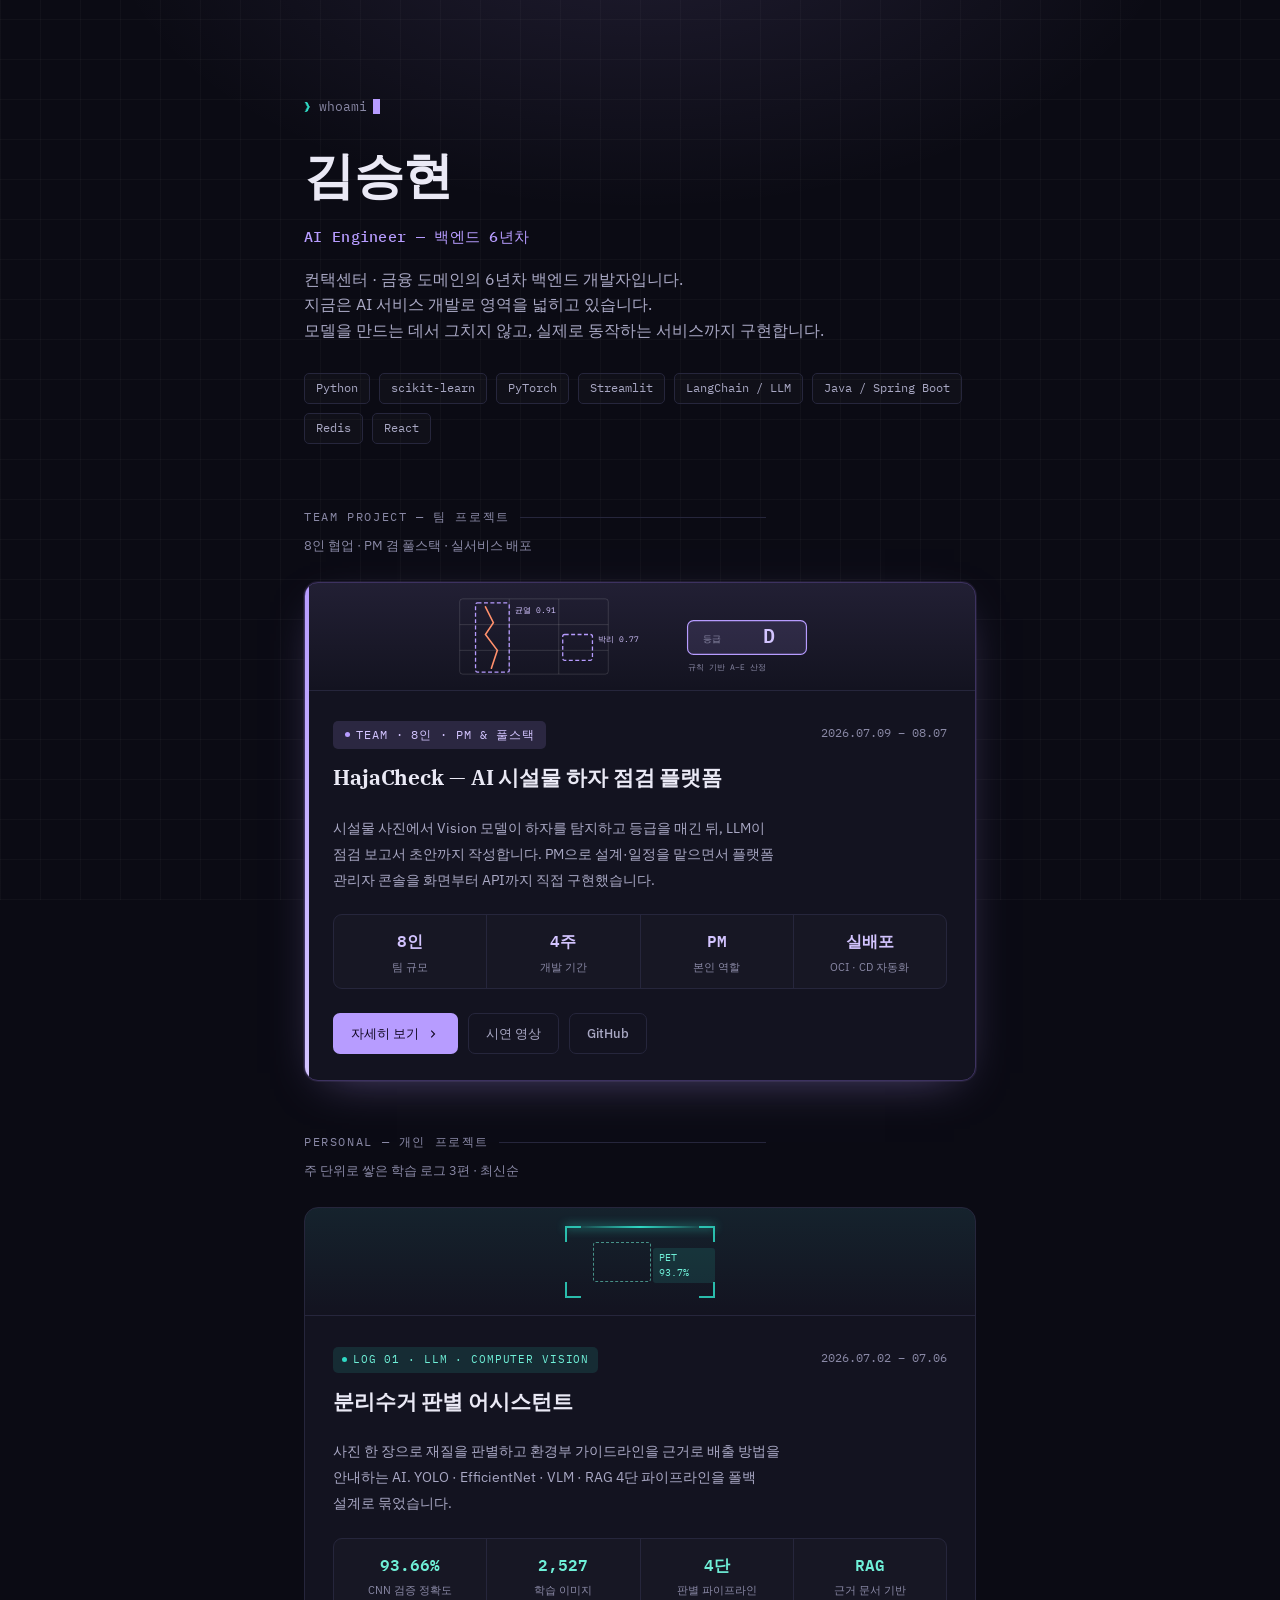
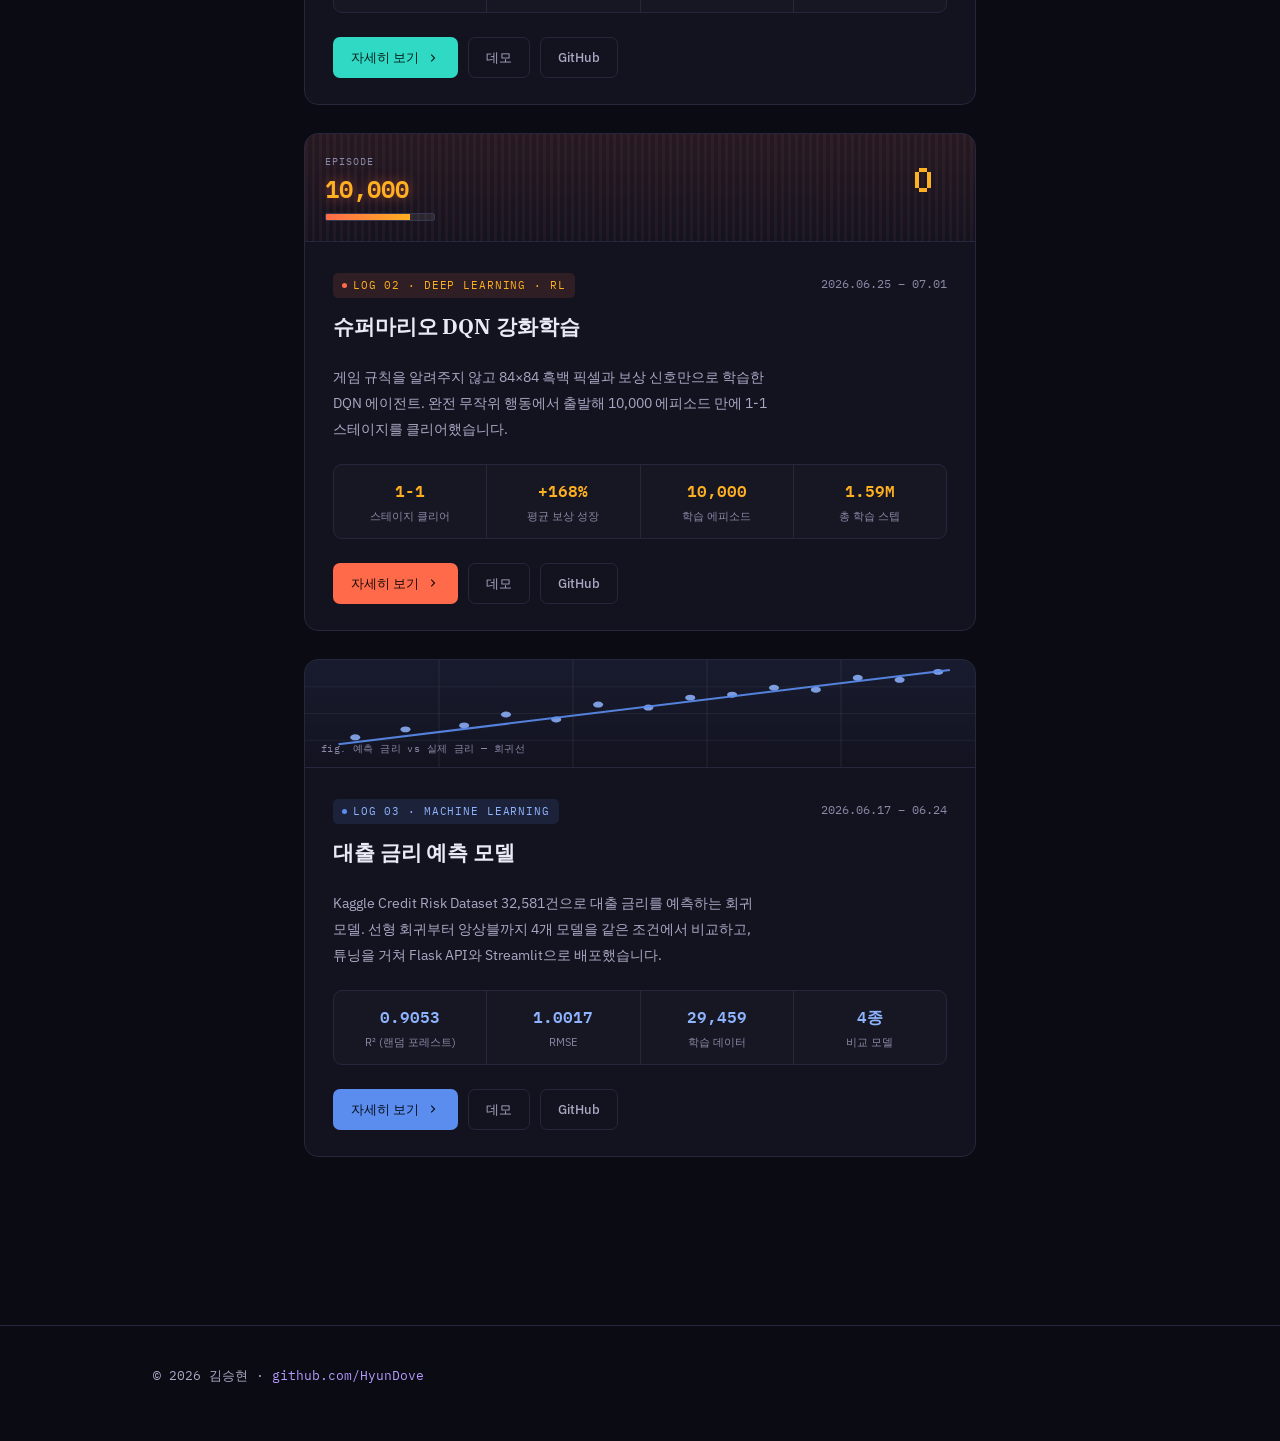
<file: index.html>
<!DOCTYPE html>
<html lang="ko">
<head>
<meta charset="UTF-8" />
<meta name="viewport" content="width=device-width, initial-scale=1.0" />
<title>김승현 · AI Engineer 포트폴리오</title>
<meta name="description" content="백엔드 6년차 개발자의 AI 서비스 개발 확장. 8인 팀 AI 플랫폼(PM·풀스택)과 ML·강화학습·LLM 프로젝트 기록." />
<link rel="icon" type="image/svg+xml" href="assets/favicon.svg" />
<link rel="alternate icon" href="assets/favicon.svg" />
<link rel="stylesheet" href="assets/base.css" />
<style>
  /* ── 메인 전용 ── */
  header.home{max-width:720px;margin:0 auto;padding:96px 24px 64px;}
  .prompt-line{
    font-family:var(--font-mono);font-size:.82rem;color:var(--muted);
    margin-bottom:18px;display:flex;align-items:center;
  }
  .prompt-line .sigil{color:var(--llm);margin-right:8px;}
  .prompt-line .cursor{
    display:inline-block;width:7px;height:15px;background:var(--accent);
    margin-left:6px;animation:blink 1.1s steps(1) infinite;
  }
  @keyframes blink{50%{opacity:0;}}

  header.home h1{
    font-family:var(--font-display);font-weight:700;
    font-size:clamp(2.1rem,5vw,3.1rem);letter-spacing:-.01em;
    text-wrap:balance;margin-bottom:14px;
  }
  header.home h1 .role{
    display:block;font-family:var(--font-mono);font-weight:500;font-size:.95rem;
    color:var(--accent);letter-spacing:.02em;margin-top:10px;
  }
  header.home p.bio{color:var(--text-dim);font-size:1rem;max-width:none;margin:18px 0 30px;}
  .header-tags{display:flex;gap:9px;flex-wrap:wrap;}
  .header-tag{
    font-family:var(--font-mono);font-size:.74rem;color:var(--text-dim);
    border:1px solid var(--border);border-radius:5px;padding:5px 11px;
    background:rgba(255,255,255,.02);
  }

  main.home{max-width:720px;margin:0 auto;padding:0 24px 100px;}
  .section-label{
    font-family:var(--font-mono);font-size:.72rem;color:var(--muted);
    letter-spacing:.14em;text-transform:uppercase;margin-bottom:26px;
    display:flex;align-items:center;gap:10px;
  }
  .section-label::after{content:'';flex:1;height:1px;background:var(--border);}

  /* 카드 */
  .project-card{
    background:var(--surface);border:1px solid var(--border);border-radius:14px;
    margin-bottom:28px;overflow:hidden;position:relative;
    transition:border-color .25s,transform .25s,box-shadow .25s;
  }
  .project-card:hover{transform:translateY(-2px);}
  .project-card.ml:hover{border-color:var(--ml);box-shadow:0 8px 32px -12px rgba(91,141,239,.35);}
  .project-card.rl:hover{border-color:var(--rl);box-shadow:0 8px 32px -12px rgba(255,107,74,.35);}
  .project-card.llm:hover{border-color:var(--llm);box-shadow:0 8px 32px -12px rgba(47,217,196,.35);}
  .project-card.haja{border-color:#332a4d;}
  .project-card.haja:hover{border-color:var(--haja);box-shadow:0 8px 34px -12px rgba(183,156,255,.42);}
  .card-inner{padding:28px 28px 26px;}

  .card-top{display:flex;align-items:flex-start;justify-content:space-between;gap:16px;margin-bottom:8px;flex-wrap:wrap;}
  .card-log{
    font-family:var(--font-mono);font-size:.68rem;letter-spacing:.08em;text-transform:uppercase;
    padding:4px 9px;border-radius:5px;margin-bottom:12px;display:inline-flex;align-items:center;gap:6px;
  }
  .card-log .dot{width:5px;height:5px;border-radius:50%;}
  .ml .card-log{background:rgba(91,141,239,.12);color:var(--ml-2);}
  .ml .card-log .dot{background:var(--ml);}
  .rl .card-log{background:rgba(255,107,74,.12);color:var(--rl-2);}
  .rl .card-log .dot{background:var(--rl);}
  .llm .card-log{background:rgba(47,217,196,.12);color:var(--llm-2);}
  .llm .card-log .dot{background:var(--llm);}
  .haja .card-log{background:rgba(183,156,255,.15);color:var(--haja-2);}
  .haja .card-log .dot{background:var(--haja);}
  .haja .highlight-value{color:var(--haja-2);}
  .haja .btn-primary{background:var(--haja);color:#140a26;}

  /* HajaCheck 계측기 — 외벽 하자 탐지 */
  .instrument.haja-inst{background:linear-gradient(180deg,rgba(183,156,255,.09),transparent);}
  .instrument.haja-inst svg{width:100%;height:100%;}
  .haja-wall rect,.haja-wall line{fill:none;stroke:rgba(255,255,255,.13);stroke-width:1;}
  .haja-crack{fill:none;stroke:#ff8f6b;stroke-width:1.6;stroke-linecap:round;}
  .haja-box{fill:none;stroke:var(--haja);stroke-width:1.3;stroke-dasharray:4 2.5;}
  .haja-tag{fill:var(--haja-2);font-family:var(--font-mono);font-size:8px;}
  .haja-grade rect{fill:rgba(183,156,255,.12);stroke:var(--haja);stroke-width:1.2;}
  .haja-grade-label{fill:var(--muted);font-family:var(--font-mono);font-size:9px;}
  .haja-grade-val{fill:var(--haja-2);font-family:var(--font-mono);font-size:20px;font-weight:600;text-anchor:end;}
  .haja-cap{fill:var(--muted);font-family:var(--font-mono);font-size:8px;}

  .card-period{font-size:.72rem;color:var(--muted);font-family:var(--font-mono);white-space:nowrap;padding-top:5px;font-variant-numeric:tabular-nums;}
  .card-title{font-family:var(--font-display);font-size:1.32rem;font-weight:700;margin-bottom:12px;letter-spacing:-.005em;text-wrap:balance;}
  .card-desc{color:var(--text-dim);font-size:.9rem;margin-bottom:22px;line-height:1.8;max-width:56ch;}

  .highlights{display:flex;border:1px solid var(--border);border-radius:9px;overflow:hidden;margin-bottom:24px;background:rgba(255,255,255,.015);}
  .highlight-item{flex:1;padding:13px 14px;text-align:center;border-right:1px solid var(--border);}
  .highlight-item:last-child{border-right:none;}
  .highlight-value{font-size:1.02rem;font-weight:600;font-family:var(--font-mono);font-variant-numeric:tabular-nums;}
  .ml .highlight-value{color:var(--ml-2);}
  .rl .highlight-value{color:var(--rl-2);}
  .llm .highlight-value{color:var(--llm-2);}
  .highlight-label{font-size:.66rem;color:var(--muted);margin-top:4px;}

  .card-links{display:flex;gap:10px;flex-wrap:wrap;}
  .ml .btn-primary{background:var(--ml);color:#08101f;}
  .rl .btn-primary{background:var(--rl);color:#1a0a05;}
  .llm .btn-primary{background:var(--llm);color:#06201c;}

  /* 계측기 비주얼 */
  .instrument{height:108px;position:relative;overflow:hidden;border-bottom:1px solid var(--border);}
  .instrument.ml-inst{background:linear-gradient(180deg,rgba(91,141,239,.07),transparent);}
  .instrument.ml-inst svg{width:100%;height:100%;}
  .ml-grid line{stroke:rgba(255,255,255,.05);stroke-width:1;}
  .ml-dot{fill:var(--ml-2);opacity:.85;}
  .ml-line{stroke:var(--ml);stroke-width:2;fill:none;opacity:.9;}
  .ml-caption{position:absolute;left:16px;bottom:10px;font-family:var(--font-mono);font-size:.63rem;color:var(--muted);letter-spacing:.04em;}

  .instrument.rl-inst{
    background:repeating-linear-gradient(90deg,rgba(255,107,74,.06) 0 3px,transparent 3px 7px),
               linear-gradient(180deg,rgba(255,107,74,.08),transparent);
    display:flex;align-items:center;justify-content:space-between;padding:0 20px;
  }
  .rl-hud{font-family:var(--font-mono);}
  .rl-hud .hud-label{font-size:.6rem;color:var(--muted);letter-spacing:.1em;}
  .rl-hud .hud-value{font-size:1.5rem;font-weight:600;color:var(--rl-2);text-shadow:0 0 12px rgba(255,107,74,.5);font-variant-numeric:tabular-nums;}
  .rl-bar{width:110px;height:8px;background:rgba(255,255,255,.08);border:1px solid var(--border-strong);border-radius:2px;overflow:hidden;margin-top:6px;}
  .rl-bar-fill{height:100%;width:0;background:linear-gradient(90deg,var(--rl),var(--rl-2));animation:fillbar 2.2s ease-out .3s forwards;}
  @keyframes fillbar{to{width:78%;}}
  .rl-canvas-wrap{width:64px;height:64px;}
  .rl-canvas-wrap canvas{width:100%;height:100%;image-rendering:pixelated;}

  .instrument.llm-inst{background:linear-gradient(180deg,rgba(47,217,196,.08),transparent);display:flex;align-items:center;justify-content:center;}
  .viewfinder{position:relative;width:150px;height:72px;}
  .vf-corner{position:absolute;width:16px;height:16px;border:2px solid var(--llm);opacity:.85;}
  .vf-corner.tl{top:0;left:0;border-right:none;border-bottom:none;}
  .vf-corner.tr{top:0;right:0;border-left:none;border-bottom:none;}
  .vf-corner.bl{bottom:0;left:0;border-right:none;border-top:none;}
  .vf-corner.br{bottom:0;right:0;border-left:none;border-top:none;}
  .vf-box{position:absolute;left:28px;top:16px;width:58px;height:40px;border:1.5px dashed rgba(111,240,216,.55);border-radius:3px;}
  .vf-tag{position:absolute;left:88px;top:22px;font-family:var(--font-mono);font-size:.6rem;color:var(--llm-2);background:rgba(47,217,196,.12);padding:2px 6px;border-radius:3px;}
  .vf-scan{position:absolute;left:0;right:0;height:2px;background:linear-gradient(90deg,transparent,var(--llm),transparent);box-shadow:0 0 10px var(--llm);animation:scan 2.6s ease-in-out infinite;}
  @keyframes scan{0%,100%{top:2px;opacity:0;}10%{opacity:1;}50%{top:70px;opacity:1;}90%{opacity:1;}}

  /* ── 섹션 헤더 (팀/개인 구분) ── */
  .section-head{margin-bottom:26px;}
  .section-head .section-label{margin-bottom:0;}
  .section-sub{font-size:.8rem;color:var(--muted);margin-top:9px;}

  /* ── 팀 프로젝트 카드 ──
     카드 크기는 개인 프로젝트와 동일하게 두고,
     좌측 액센트 바 + 글로우 테두리로만 구분한다. */
  .project-card.hero{
    border-color:#3d3260;
    box-shadow:0 0 0 1px rgba(183,156,255,.09),0 14px 46px -22px rgba(183,156,255,.5);
    margin-bottom:52px;
  }
  .project-card.hero::before{
    content:'';position:absolute;top:0;left:0;width:4px;height:100%;
    background:linear-gradient(180deg,var(--haja),var(--haja-2));
    z-index:2;
  }
  .project-card.hero .card-log{font-size:.72rem;padding:5px 12px;}

  /* ── 개인 프로젝트 = 팀 카드와 동일한 폭·크기로 세로 나열 ── */
  .personal-grid{display:block;}

  @media (prefers-reduced-motion: reduce){
    .cursor{animation:none;opacity:1;}
    .rl-bar-fill{animation:none;width:78%;}
    .vf-scan{animation:none;top:36px;}
  }
  @media (max-width:560px){
    header.home{padding:64px 18px 44px;}
    main.home{padding:0 18px 70px;}
    .card-inner{padding:22px 20px;}
    .highlights{flex-wrap:wrap;}
    .highlight-item{min-width:45%;border-bottom:1px solid var(--border);}
    .instrument{height:92px;}
  }
</style>
</head>
<body>

<header class="home">
  <p class="prompt-line"><span class="sigil">&#10095;</span>whoami<span class="cursor"></span></p>
  <h1>김승현<span class="role">AI Engineer — 백엔드 6년차</span></h1>
  <p class="bio">컨택센터 · 금융 도메인의 6년차 백엔드 개발자입니다.<br />지금은 AI 서비스 개발로 영역을 넓히고 있습니다.<br />모델을 만드는 데서 그치지 않고, 실제로 동작하는 서비스까지 구현합니다.</p>
  <div class="header-tags">
    <span class="header-tag">Python</span>
    <span class="header-tag">scikit-learn</span>
    <span class="header-tag">PyTorch</span>
    <span class="header-tag">Streamlit</span>
    <span class="header-tag">LangChain / LLM</span>
    <span class="header-tag">Java / Spring Boot</span>
    <span class="header-tag">Redis</span>
    <span class="header-tag">React</span>
  </div>
</header>

<main class="home">
  <div class="section-head">
    <p class="section-label">Team Project — 팀 프로젝트</p>
    <p class="section-sub">8인 협업 · PM 겸 풀스택 · 실서비스 배포</p>
  </div>

  <!-- ── 팀 : HajaCheck ── -->
  <article class="project-card haja hero">
    <div class="instrument haja-inst">
      <svg viewBox="0 0 400 108" role="img" aria-label="건물 외벽에서 균열을 탐지해 바운딩 박스로 표시하고 등급을 산정하는 모습">
        <g class="haja-wall">
          <rect x="18" y="16" width="150" height="76" rx="3"/>
          <line x1="18" y1="42" x2="168" y2="42"/><line x1="18" y1="68" x2="168" y2="68"/>
          <line x1="68" y1="16" x2="68" y2="92"/><line x1="118" y1="16" x2="118" y2="92"/>
        </g>
        <path class="haja-crack" d="M44,24 L52,40 L44,52 L56,68 L50,86"/>
        <rect class="haja-box" x="34" y="20" width="34" height="70" rx="2"/>
        <text class="haja-tag" x="74" y="30">균열 0.91</text>
        <rect class="haja-box" x="122" y="52" width="30" height="26" rx="2"/>
        <text class="haja-tag" x="158" y="60">박리 0.77</text>
        <g class="haja-grade">
          <rect x="248" y="38" width="120" height="34" rx="6"/>
          <text x="264" y="60" class="haja-grade-label">등급</text>
          <text x="336" y="61" class="haja-grade-val">D</text>
        </g>
        <text class="haja-cap" x="248" y="88">규칙 기반 A–E 산정</text>
      </svg>
    </div>
    <div class="card-inner">
      <div class="card-top">
        <div>
          <span class="card-log"><span class="dot"></span>Team · 8인 · PM &amp; 풀스택</span>
          <h2 class="card-title">HajaCheck — AI 시설물 하자 점검 플랫폼</h2>
        </div>
        <span class="card-period">2026.07.09 – 08.07</span>
      </div>
      <p class="card-desc">
        시설물 사진에서 Vision 모델이 하자를 탐지하고 등급을 매긴 뒤, LLM이 점검 보고서 초안까지 작성합니다.
        PM으로 설계·일정을 맡으면서 플랫폼 관리자 콘솔을 화면부터 API까지 직접 구현했습니다.
      </p>
      <div class="highlights">
        <div class="highlight-item"><div class="highlight-value">8인</div><div class="highlight-label">팀 규모</div></div>
        <div class="highlight-item"><div class="highlight-value">4주</div><div class="highlight-label">개발 기간</div></div>
        <div class="highlight-item"><div class="highlight-value">PM</div><div class="highlight-label">본인 역할</div></div>
        <div class="highlight-item"><div class="highlight-value">실배포</div><div class="highlight-label">OCI · CD 자동화</div></div>
      </div>
      <div class="card-links">
        <a class="btn btn-primary" href="haja.html">
          자세히 보기
          <svg class="icon" viewBox="0 0 24 24" aria-hidden="true"><path d="M13.172 12l-4.95-4.95 1.414-1.414L16 12l-6.364 6.364-1.414-1.414z"/></svg>
        </a>
        <a class="btn btn-ghost" href="https://youtu.be/IagMc_vZxpA" target="_blank" rel="noopener">시연 영상</a>
        <a class="btn btn-ghost" href="https://github.com/HyunDove/HajaCheck" target="_blank" rel="noopener">GitHub</a>
      </div>
    </div>
  </article>

  <div class="section-head">
    <p class="section-label">Personal — 개인 프로젝트</p>
    <p class="section-sub">주 단위로 쌓은 학습 로그 3편 · 최신순</p>
  </div>

  <div class="personal-grid">

  <!-- ── LOG 01 : LLM + CV ── -->
  <article class="project-card llm">
    <div class="instrument llm-inst">
      <div class="viewfinder">
        <span class="vf-corner tl"></span><span class="vf-corner tr"></span>
        <span class="vf-corner bl"></span><span class="vf-corner br"></span>
        <span class="vf-box"></span>
        <span class="vf-tag">PET 93.7%</span>
        <span class="vf-scan"></span>
      </div>
    </div>
    <div class="card-inner">
      <div class="card-top">
        <div>
          <span class="card-log"><span class="dot"></span>Log 01 · LLM · Computer Vision</span>
          <h2 class="card-title">분리수거 판별 어시스턴트</h2>
        </div>
        <span class="card-period">2026.07.02 – 07.06</span>
      </div>
      <p class="card-desc">
        사진 한 장으로 재질을 판별하고 환경부 가이드라인을 근거로 배출 방법을 안내하는 AI.
        YOLO · EfficientNet · VLM · RAG 4단 파이프라인을 폴백 설계로 묶었습니다.
      </p>
      <div class="highlights">
        <div class="highlight-item"><div class="highlight-value">93.66%</div><div class="highlight-label">CNN 검증 정확도</div></div>
        <div class="highlight-item"><div class="highlight-value">2,527</div><div class="highlight-label">학습 이미지</div></div>
        <div class="highlight-item"><div class="highlight-value">4단</div><div class="highlight-label">판별 파이프라인</div></div>
        <div class="highlight-item"><div class="highlight-value">RAG</div><div class="highlight-label">근거 문서 기반</div></div>
      </div>
      <div class="card-links">
        <a class="btn btn-primary" href="llm.html">
          자세히 보기
          <svg class="icon" viewBox="0 0 24 24" aria-hidden="true"><path d="M13.172 12l-4.95-4.95 1.414-1.414L16 12l-6.364 6.364-1.414-1.414z"/></svg>
        </a>
        <a class="btn btn-ghost" href="https://trash-check.streamlit.app/" target="_blank" rel="noopener">데모</a>
        <a class="btn btn-ghost" href="https://github.com/HyunDove/trash-check" target="_blank" rel="noopener">GitHub</a>
      </div>
    </div>
  </article>

  <!-- ── LOG 02 : RL ── -->
  <article class="project-card rl">
    <div class="instrument rl-inst">
      <div class="rl-hud">
        <div class="hud-label">EPISODE</div>
        <div class="hud-value">10,000</div>
        <div class="rl-bar"><div class="rl-bar-fill"></div></div>
      </div>
      <div class="rl-canvas-wrap"><canvas class="rl-canvas" width="16" height="16" aria-hidden="true"></canvas></div>
    </div>
    <div class="card-inner">
      <div class="card-top">
        <div>
          <span class="card-log"><span class="dot"></span>Log 02 · Deep Learning · RL</span>
          <h2 class="card-title">슈퍼마리오 DQN 강화학습</h2>
        </div>
        <span class="card-period">2026.06.25 – 07.01</span>
      </div>
      <p class="card-desc">
        게임 규칙을 알려주지 않고 84×84 흑백 픽셀과 보상 신호만으로 학습한 DQN 에이전트.
        완전 무작위 행동에서 출발해 10,000 에피소드 만에 1-1 스테이지를 클리어했습니다.
      </p>
      <div class="highlights">
        <div class="highlight-item"><div class="highlight-value">1-1</div><div class="highlight-label">스테이지 클리어</div></div>
        <div class="highlight-item"><div class="highlight-value">+168%</div><div class="highlight-label">평균 보상 성장</div></div>
        <div class="highlight-item"><div class="highlight-value">10,000</div><div class="highlight-label">학습 에피소드</div></div>
        <div class="highlight-item"><div class="highlight-value">1.59M</div><div class="highlight-label">총 학습 스텝</div></div>
      </div>
      <div class="card-links">
        <a class="btn btn-primary" href="rl.html">
          자세히 보기
          <svg class="icon" viewBox="0 0 24 24" aria-hidden="true"><path d="M13.172 12l-4.95-4.95 1.414-1.414L16 12l-6.364 6.364-1.414-1.414z"/></svg>
        </a>
        <a class="btn btn-ghost" href="https://supermario-dqn.streamlit.app/" target="_blank" rel="noopener">데모</a>
        <a class="btn btn-ghost" href="https://github.com/HyunDove/supermario-dqn" target="_blank" rel="noopener">GitHub</a>
      </div>
    </div>
  </article>

  <!-- ── LOG 03 : ML ── -->
  <article class="project-card ml">
    <div class="instrument ml-inst">
      <svg viewBox="0 0 400 108" preserveAspectRatio="none" role="img" aria-label="예측 금리와 실제 금리의 산점도와 회귀선">
        <g class="ml-grid">
          <line x1="0" y1="27" x2="400" y2="27"/><line x1="0" y1="54" x2="400" y2="54"/><line x1="0" y1="81" x2="400" y2="81"/>
          <line x1="80" y1="0" x2="80" y2="108"/><line x1="160" y1="0" x2="160" y2="108"/><line x1="240" y1="0" x2="240" y2="108"/><line x1="320" y1="0" x2="320" y2="108"/>
        </g>
        <circle class="ml-dot" cx="30" cy="78" r="3"/><circle class="ml-dot" cx="60" cy="70" r="3"/>
        <circle class="ml-dot" cx="95" cy="66" r="3"/><circle class="ml-dot" cx="120" cy="55" r="3"/>
        <circle class="ml-dot" cx="150" cy="60" r="3"/><circle class="ml-dot" cx="175" cy="45" r="3"/>
        <circle class="ml-dot" cx="205" cy="48" r="3"/><circle class="ml-dot" cx="230" cy="38" r="3"/>
        <circle class="ml-dot" cx="255" cy="35" r="3"/><circle class="ml-dot" cx="280" cy="28" r="3"/>
        <circle class="ml-dot" cx="305" cy="30" r="3"/><circle class="ml-dot" cx="330" cy="18" r="3"/>
        <circle class="ml-dot" cx="355" cy="20" r="3"/><circle class="ml-dot" cx="378" cy="12" r="3"/>
        <path class="ml-line" d="M20,85 L385,10"/>
      </svg>
      <span class="ml-caption">fig. 예측 금리 vs 실제 금리 — 회귀선</span>
    </div>
    <div class="card-inner">
      <div class="card-top">
        <div>
          <span class="card-log"><span class="dot"></span>Log 03 · Machine Learning</span>
          <h2 class="card-title">대출 금리 예측 모델</h2>
        </div>
        <span class="card-period">2026.06.17 – 06.24</span>
      </div>
      <p class="card-desc">
        Kaggle Credit Risk Dataset 32,581건으로 대출 금리를 예측하는 회귀 모델.
        선형 회귀부터 앙상블까지 4개 모델을 같은 조건에서 비교하고, 튜닝을 거쳐 Flask API와 Streamlit으로 배포했습니다.
      </p>
      <div class="highlights">
        <div class="highlight-item"><div class="highlight-value">0.9053</div><div class="highlight-label">R² (랜덤 포레스트)</div></div>
        <div class="highlight-item"><div class="highlight-value">1.0017</div><div class="highlight-label">RMSE</div></div>
        <div class="highlight-item"><div class="highlight-value">29,459</div><div class="highlight-label">학습 데이터</div></div>
        <div class="highlight-item"><div class="highlight-value">4종</div><div class="highlight-label">비교 모델</div></div>
      </div>
      <div class="card-links">
        <a class="btn btn-primary" href="ml.html">
          자세히 보기
          <svg class="icon" viewBox="0 0 24 24" aria-hidden="true"><path d="M13.172 12l-4.95-4.95 1.414-1.414L16 12l-6.364 6.364-1.414-1.414z"/></svg>
        </a>
        <a class="btn btn-ghost" href="https://shmlassignment.streamlit.app/" target="_blank" rel="noopener">데모</a>
        <a class="btn btn-ghost" href="https://github.com/HyunDove/machine-learning-assignment" target="_blank" rel="noopener">GitHub</a>
      </div>
    </div>
  </article>

  </div>

</main>

<footer>
  <p>© 2026 김승현 · <a href="https://github.com/HyunDove" target="_blank" rel="noopener">github.com/HyunDove</a></p>
</footer>

<script>
(function(){
  var reduce = window.matchMedia('(prefers-reduced-motion: reduce)').matches;
  var c = document.querySelector('.rl-canvas');
  if(!c) return;
  var ctx = c.getContext('2d');
  var frames = [
    [[6,3],[7,3],[8,3],[9,3],[5,4],[10,4],[5,5],[10,5],[5,6],[10,6],[5,7],[10,7],[6,8],[7,8],[8,8],[9,8]],
    [[7,3],[8,3],[6,4],[9,4],[6,5],[9,5],[6,6],[9,6],[6,7],[9,7],[7,8],[8,8]]
  ];
  var i = 0;
  function draw(px){
    ctx.clearRect(0,0,16,16);
    ctx.fillStyle = '#ffb020';
    px.forEach(function(p){ ctx.fillRect(p[0],p[1],1,1); });
  }
  draw(frames[0]);
  if(!reduce){ setInterval(function(){ i = (i+1) % frames.length; draw(frames[i]); }, 480); }
})();
</script>

</body>
</html>
</file>
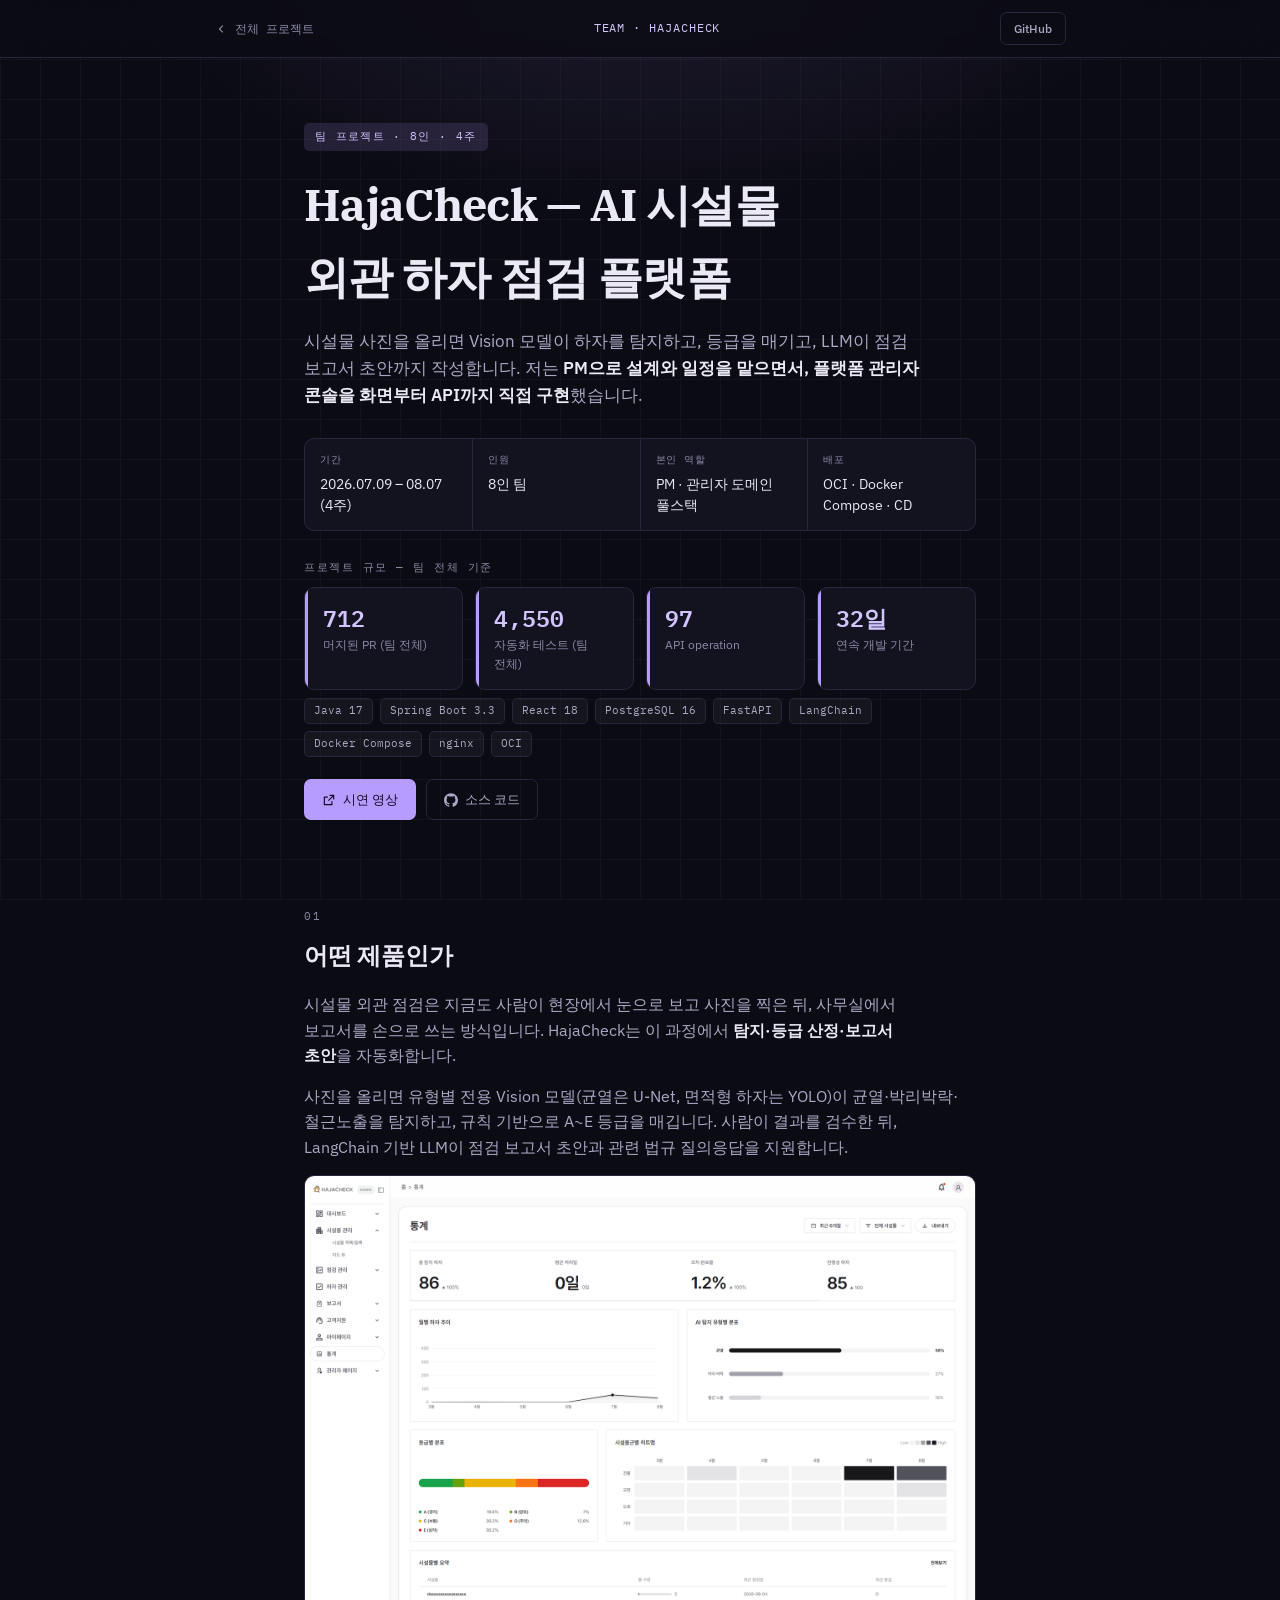
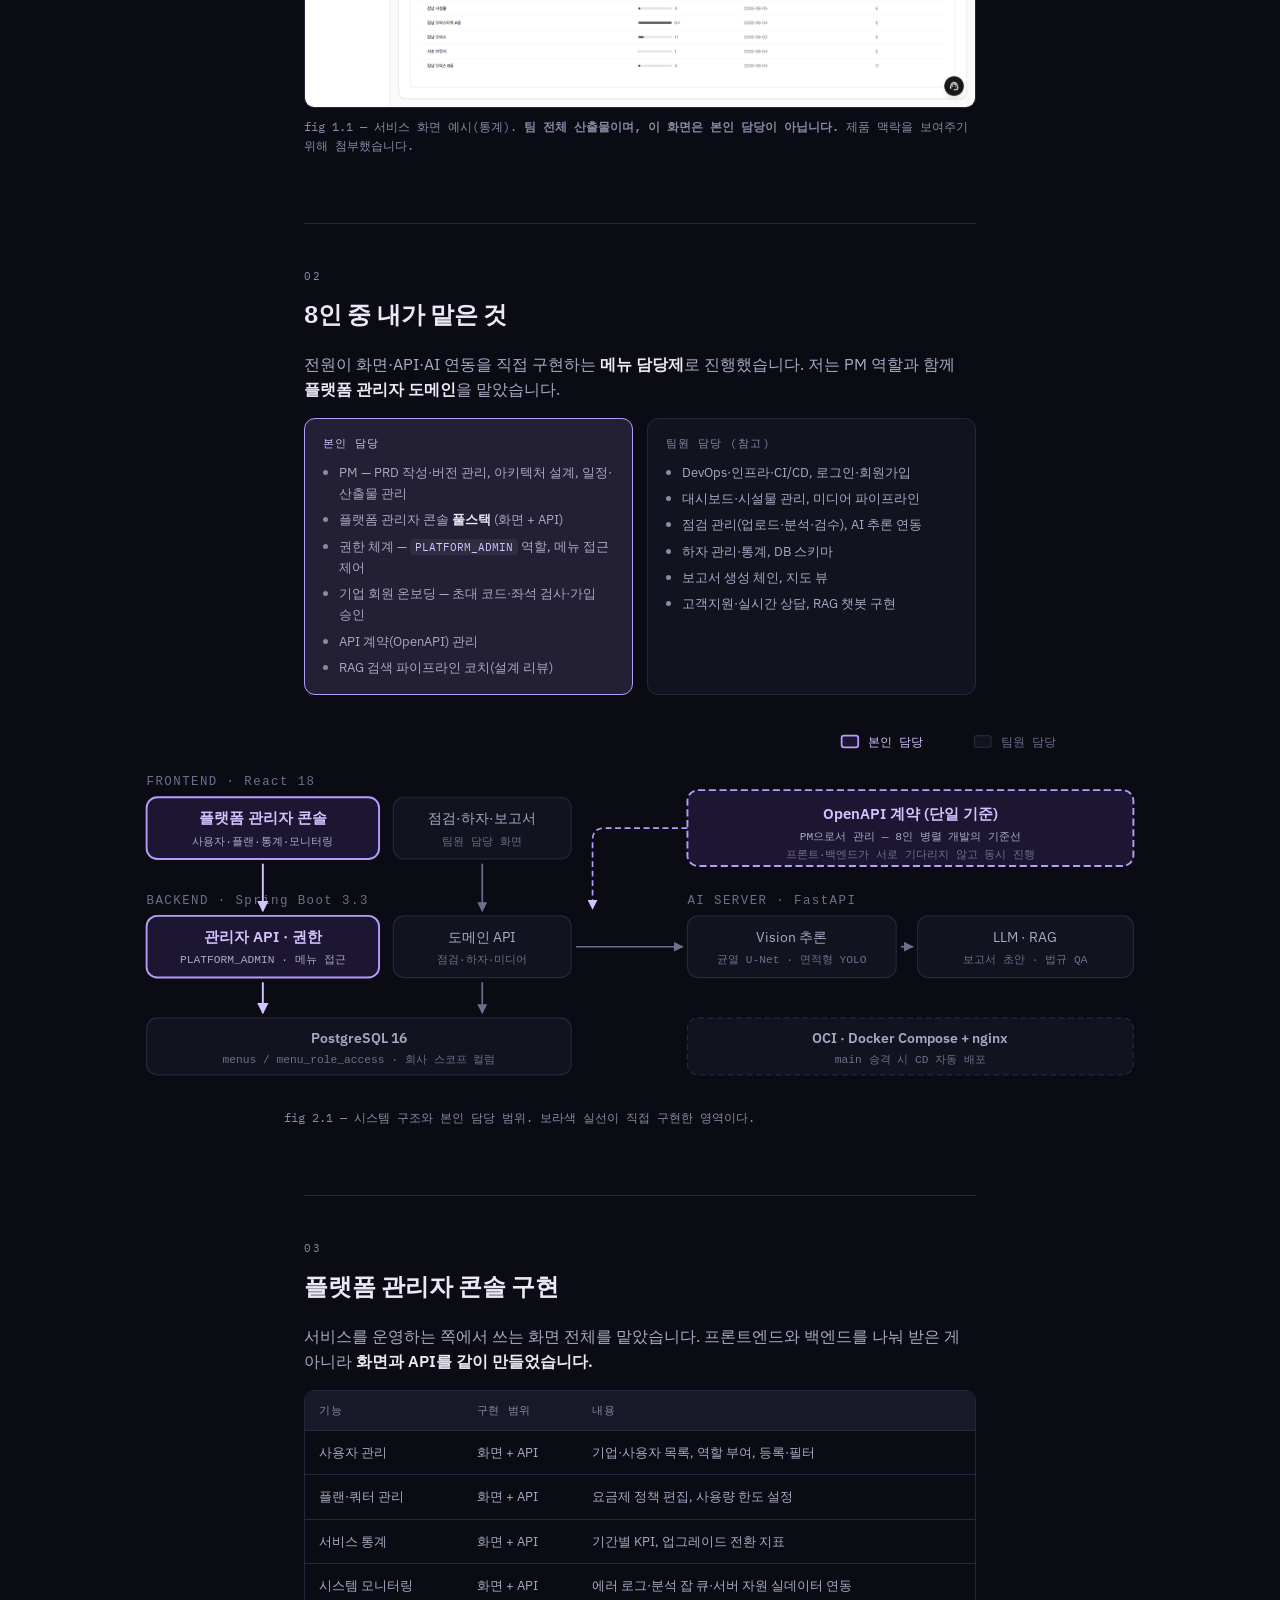
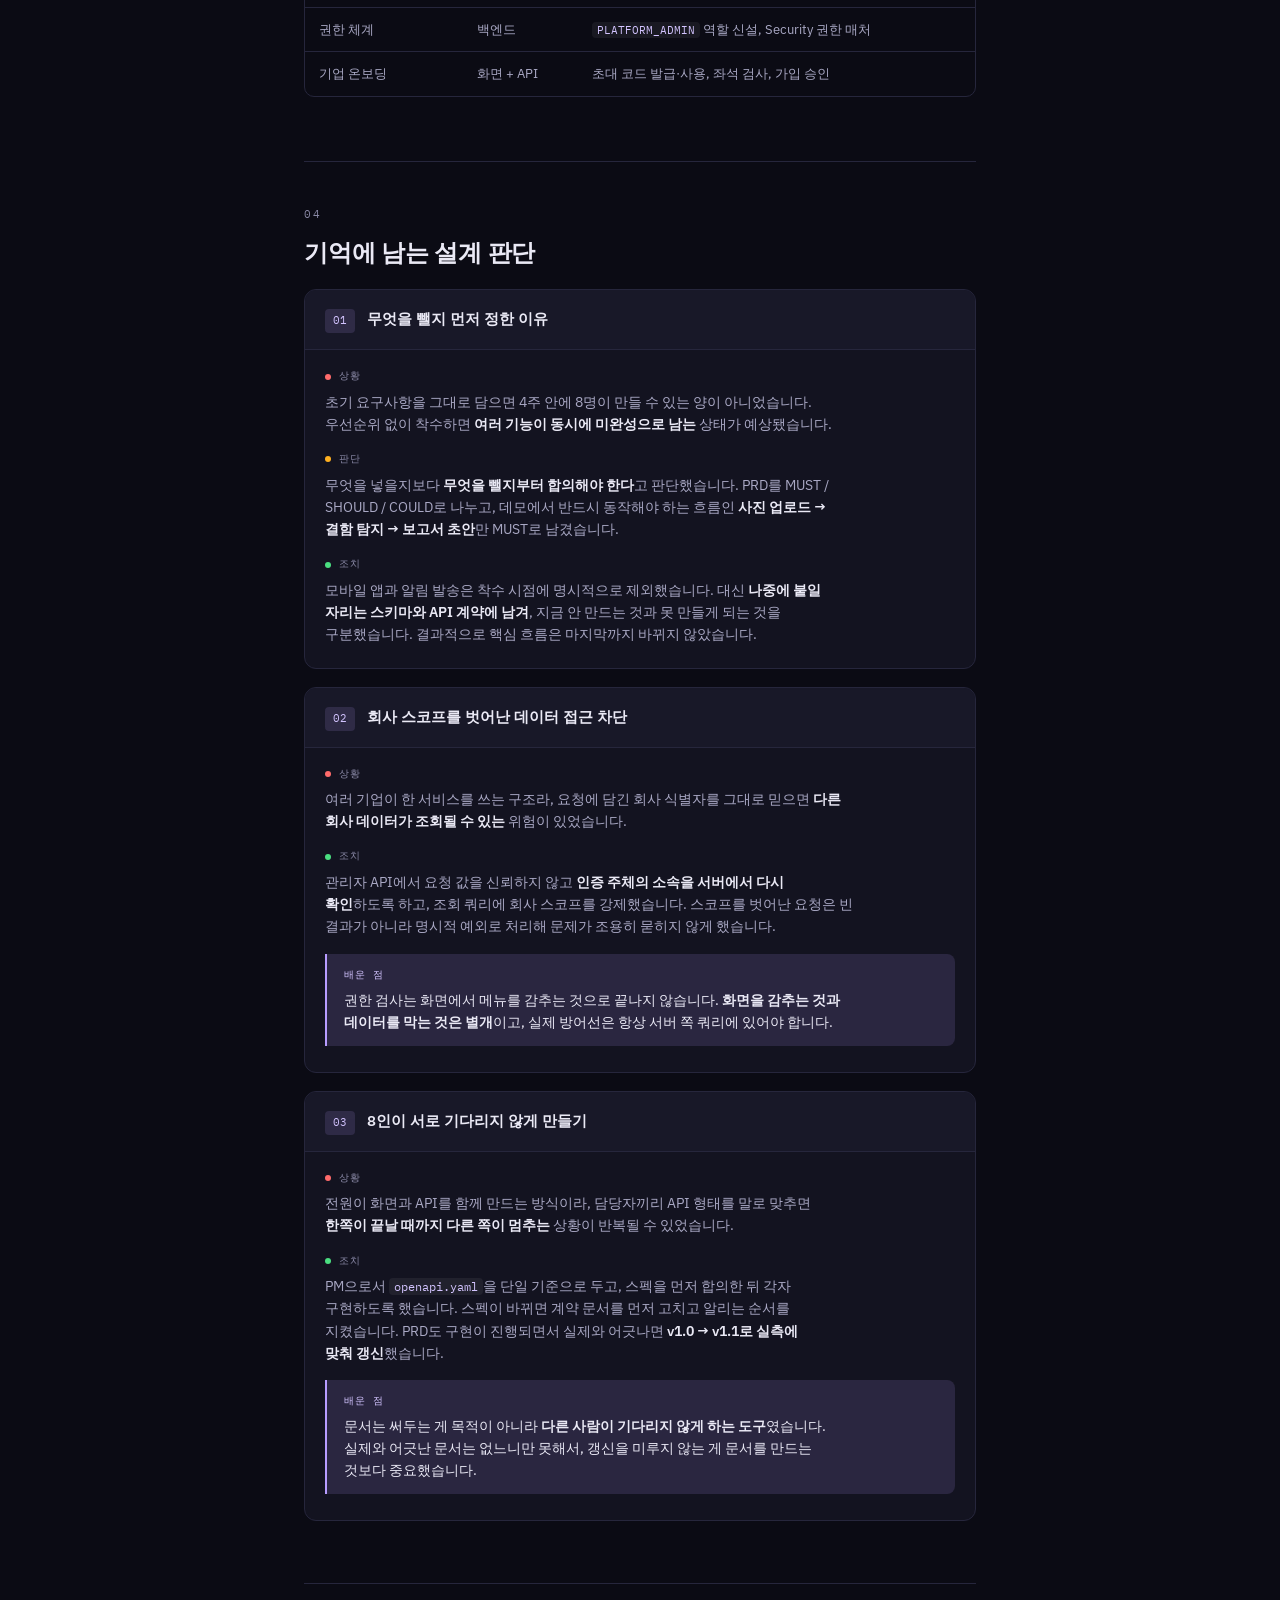
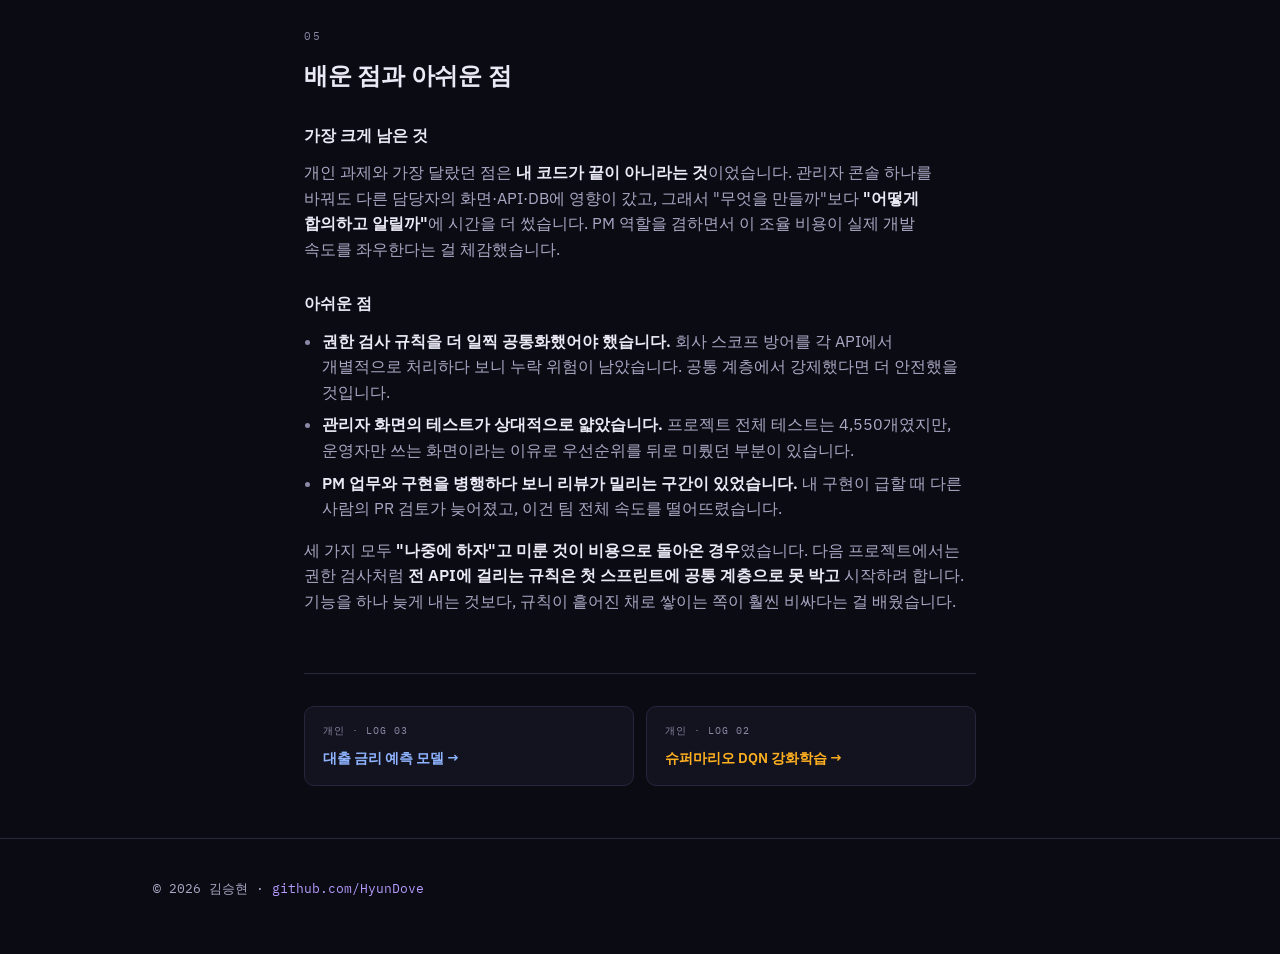
<file: haja.html>
<!DOCTYPE html>
<html lang="ko">
<head>
<meta charset="UTF-8" />
<meta name="viewport" content="width=device-width, initial-scale=1.0" />
<title>HajaCheck — AI 시설물 하자 점검 플랫폼 · 김승현 포트폴리오</title>
<meta name="description" content="8인 팀 4주 프로젝트. PM으로 설계·일정을 관리하고 플랫폼 관리자 콘솔을 화면부터 API까지 직접 구현했습니다." />
<link rel="icon" type="image/svg+xml" href="assets/favicon.svg" />
<link rel="alternate icon" href="assets/favicon.svg" />
<link rel="stylesheet" href="assets/base.css" />
</head>
<body data-proj="haja">

<nav class="topbar">
  <div class="topbar-inner">
    <a class="back-link" href="index.html">
      <svg class="icon" viewBox="0 0 24 24" aria-hidden="true"><path d="M10.828 12l4.95 4.95-1.414 1.414L8 12l6.364-6.364 1.414 1.414z"/></svg>
      전체 프로젝트
    </a>
    <span class="topbar-title">Team · HajaCheck</span>
    <div class="topbar-links">
      <a class="btn btn-ghost btn-sm" href="https://github.com/HyunDove/HajaCheck" target="_blank" rel="noopener">GitHub</a>
    </div>
  </div>
</nav>

<div class="wrap">

  <header class="detail-hero">
    <span class="eyebrow">팀 프로젝트 · 8인 · 4주</span>
    <h1>HajaCheck — AI 시설물 외관 하자 점검 플랫폼</h1>
    <p class="lede">
      시설물 사진을 올리면 Vision 모델이 하자를 탐지하고, 등급을 매기고, LLM이 점검 보고서 초안까지 작성합니다.
      저는 <strong>PM으로 설계와 일정을 맡으면서, 플랫폼 관리자 콘솔을 화면부터 API까지 직접 구현</strong>했습니다.
    </p>

    <div class="meta-grid">
      <div class="meta-cell"><div class="meta-key">기간</div><div class="meta-val">2026.07.09 – 08.07 (4주)</div></div>
      <div class="meta-cell"><div class="meta-key">인원</div><div class="meta-val">8인 팀</div></div>
      <div class="meta-cell"><div class="meta-key">본인 역할</div><div class="meta-val">PM · 관리자 도메인 풀스택</div></div>
      <div class="meta-cell"><div class="meta-key">배포</div><div class="meta-val">OCI · Docker Compose · CD</div></div>
    </div>

    <p class="sec-num" style="margin-bottom:10px;">프로젝트 규모 — 팀 전체 기준</p>
    <div class="kpi-row">
      <div class="kpi"><div class="kpi-val">712</div><div class="kpi-label">머지된 PR (팀 전체)</div></div>
      <div class="kpi"><div class="kpi-val">4,550</div><div class="kpi-label">자동화 테스트 (팀 전체)</div></div>
      <div class="kpi"><div class="kpi-val">97</div><div class="kpi-label">API operation</div></div>
      <div class="kpi"><div class="kpi-val">32일</div><div class="kpi-label">연속 개발 기간</div></div>
    </div>

    <div class="tech-list">
      <span class="tech-tag">Java 17</span><span class="tech-tag">Spring Boot 3.3</span>
      <span class="tech-tag">React 18</span><span class="tech-tag">PostgreSQL 16</span>
      <span class="tech-tag">FastAPI</span><span class="tech-tag">LangChain</span>
      <span class="tech-tag">Docker Compose</span><span class="tech-tag">nginx</span><span class="tech-tag">OCI</span>
    </div>

    <div class="btn-row">
      <a class="btn btn-primary" href="https://youtu.be/IagMc_vZxpA" target="_blank" rel="noopener">
        <svg class="icon" viewBox="0 0 24 24" aria-hidden="true"><path d="M10 6v2H5v11h11v-5h2v6a1 1 0 0 1-1 1H4a1 1 0 0 1-1-1V7a1 1 0 0 1 1-1h6zm11-3v8h-2V6.413l-7.293 7.294-1.414-1.414L17.585 5H13V3h8z"/></svg>
        시연 영상
      </a>
      <a class="btn btn-ghost" href="https://github.com/HyunDove/HajaCheck" target="_blank" rel="noopener">
        <svg class="icon" viewBox="0 0 24 24" aria-hidden="true"><path d="M12 .297c-6.63 0-12 5.373-12 12 0 5.303 3.438 9.8 8.205 11.385.6.113.82-.258.82-.577 0-.285-.01-1.04-.015-2.04-3.338.724-4.042-1.61-4.042-1.61C4.422 18.07 3.633 17.7 3.633 17.7c-1.087-.744.084-.729.084-.729 1.205.084 1.838 1.236 1.838 1.236 1.07 1.835 2.809 1.305 3.495.998.108-.776.417-1.305.76-1.605-2.665-.3-5.466-1.332-5.466-5.93 0-1.31.465-2.38 1.235-3.22-.135-.303-.54-1.523.105-3.176 0 0 1.005-.322 3.3 1.23.96-.267 1.98-.399 3-.405 1.02.006 2.04.138 3 .405 2.28-1.552 3.285-1.23 3.285-1.23.645 1.653.24 2.873.12 3.176.765.84 1.23 1.91 1.23 3.22 0 4.61-2.805 5.625-5.475 5.92.42.36.81 1.096.81 2.22 0 1.606-.015 2.896-.015 3.286 0 .315.21.69.825.57C20.565 22.092 24 17.592 24 12.297c0-6.627-5.373-12-12-12"/></svg>
        소스 코드
      </a>
    </div>
  </header>

  <!-- ── 1. 개요 ── -->
  <section>
    <span class="sec-num">01</span>
    <h2>어떤 제품인가</h2>
    <p>
      시설물 외관 점검은 지금도 사람이 현장에서 눈으로 보고 사진을 찍은 뒤,
      사무실에서 보고서를 손으로 쓰는 방식입니다.
      HajaCheck는 이 과정에서 <strong>탐지·등급 산정·보고서 초안</strong>을 자동화합니다.
    </p>
    <p>
      사진을 올리면 유형별 전용 Vision 모델(균열은 U-Net, 면적형 하자는 YOLO)이
      균열·박리박락·철근노출을 탐지하고, 규칙 기반으로 A~E 등급을 매깁니다.
      사람이 결과를 검수한 뒤, LangChain 기반 LLM이 점검 보고서 초안과 관련 법규 질의응답을 지원합니다.
    </p>

    <figure>
      <img src="assets/img/haja/product.png" alt="HajaCheck 통계 화면 — AI 탐지 유형별 분포, 등급별 분포, 시설물군 히트맵" loading="lazy" />
      <figcaption>
        fig 1.1 — 서비스 화면 예시(통계). <strong>팀 전체 산출물이며, 이 화면은 본인 담당이 아닙니다.</strong>
        제품 맥락을 보여주기 위해 첨부했습니다.
      </figcaption>
    </figure>
  </section>

  <!-- ── 2. 담당 범위 ── -->
  <section>
    <span class="sec-num">02</span>
    <h2>8인 중 내가 맡은 것</h2>
    <p>
      전원이 화면·API·AI 연동을 직접 구현하는 <strong>메뉴 담당제</strong>로 진행했습니다.
      저는 PM 역할과 함께 <strong>플랫폼 관리자 도메인</strong>을 맡았습니다.
    </p>

    <div class="scope-split">
      <div class="scope-box mine">
        <div class="scope-head">본인 담당</div>
        <ul>
          <li>PM — PRD 작성·버전 관리, 아키텍처 설계, 일정·산출물 관리</li>
          <li>플랫폼 관리자 콘솔 <strong>풀스택</strong> (화면 + API)</li>
          <li>권한 체계 — <code>PLATFORM_ADMIN</code> 역할, 메뉴 접근 제어</li>
          <li>기업 회원 온보딩 — 초대 코드·좌석 검사·가입 승인</li>
          <li>API 계약(OpenAPI) 관리</li>
          <li>RAG 검색 파이프라인 코치(설계 리뷰)</li>
        </ul>
      </div>
      <div class="scope-box">
        <div class="scope-head">팀원 담당 (참고)</div>
        <ul>
          <li>DevOps·인프라·CI/CD, 로그인·회원가입</li>
          <li>대시보드·시설물 관리, 미디어 파이프라인</li>
          <li>점검 관리(업로드·분석·검수), AI 추론 연동</li>
          <li>하자 관리·통계, DB 스키마</li>
          <li>보고서 생성 체인, 지도 뷰</li>
          <li>고객지원·실시간 상담, RAG 챗봇 구현</li>
        </ul>
      </div>
    </div>

    <figure class="wide">
      <div class="svg-scroll">
      <svg viewBox="0 0 860 320" role="img" aria-label="React 프론트엔드, Spring Boot 백엔드, FastAPI AI 서버, PostgreSQL로 구성된 시스템에서 본인이 담당한 관리자 콘솔과 권한 도메인이 강조 표시된 구조도">
        <defs>
          <marker id="ar-h" viewBox="0 0 10 10" refX="9" refY="5" markerWidth="6" markerHeight="6" orient="auto-start-reverse">
            <path d="M 0 0 L 10 5 L 0 10 z" fill="#d3c4ff"/>
          </marker>
          <marker id="ar-t" viewBox="0 0 10 10" refX="9" refY="5" markerWidth="6" markerHeight="6" orient="auto-start-reverse">
            <path d="M 0 0 L 10 5 L 0 10 z" fill="#6f6e8c"/>
          </marker>
        </defs>

        <!-- 범례 -->
        <rect x="600" y="14" width="14" height="10" rx="2" fill="#1d1633" stroke="#b79cff" stroke-width="1.5"/>
        <text x="622" y="23" fill="#d3c4ff" font-size="10.5" font-family="monospace">본인 담당</text>
        <rect x="712" y="14" width="14" height="10" rx="2" fill="#131320" stroke="#26263c"/>
        <text x="734" y="23" fill="#6f6e8c" font-size="10.5" font-family="monospace">팀원 담당</text>

        <!-- FE 계층 -->
        <text x="14" y="56" fill="#6f6e8c" font-family="monospace" font-size="10.5" letter-spacing="1.2">FRONTEND · React 18</text>
        <rect x="14" y="66" width="196" height="52" rx="9" fill="#1d1633" stroke="#b79cff" stroke-width="1.6"/>
        <text x="112" y="88" fill="#d3c4ff" font-size="12.5" text-anchor="middle" font-weight="600">플랫폼 관리자 콘솔</text>
        <text x="112" y="106" fill="#a9a8c4" font-size="9.5" text-anchor="middle" font-family="monospace">사용자·플랜·통계·모니터링</text>

        <rect x="222" y="66" width="150" height="52" rx="9" fill="#131320" stroke="#26263c"/>
        <text x="297" y="88" fill="#a9a8c4" font-size="12" text-anchor="middle">점검·하자·보고서</text>
        <text x="297" y="106" fill="#6f6e8c" font-size="9.5" text-anchor="middle" font-family="monospace">팀원 담당 화면</text>

        <!-- BE 계층 -->
        <text x="14" y="156" fill="#6f6e8c" font-family="monospace" font-size="10.5" letter-spacing="1.2">BACKEND · Spring Boot 3.3</text>
        <rect x="14" y="166" width="196" height="52" rx="9" fill="#1d1633" stroke="#b79cff" stroke-width="1.6"/>
        <text x="112" y="188" fill="#d3c4ff" font-size="12.5" text-anchor="middle" font-weight="600">관리자 API · 권한</text>
        <text x="112" y="206" fill="#a9a8c4" font-size="9.5" text-anchor="middle" font-family="monospace">PLATFORM_ADMIN · 메뉴 접근</text>

        <rect x="222" y="166" width="150" height="52" rx="9" fill="#131320" stroke="#26263c"/>
        <text x="297" y="188" fill="#a9a8c4" font-size="12" text-anchor="middle">도메인 API</text>
        <text x="297" y="206" fill="#6f6e8c" font-size="9.5" text-anchor="middle" font-family="monospace">점검·하자·미디어</text>

        <!-- 세로 연결 -->
        <line x1="112" y1="122" x2="112" y2="162" stroke="#d3c4ff" stroke-width="1.6" marker-end="url(#ar-h)"/>
        <line x1="297" y1="122" x2="297" y2="162" stroke="#6f6e8c" stroke-width="1.4" marker-end="url(#ar-t)"/>

        <!-- DB -->
        <rect x="14" y="252" width="358" height="48" rx="9" fill="#131320" stroke="#26263c"/>
        <text x="193" y="273" fill="#a9a8c4" font-size="12" text-anchor="middle" font-weight="600">PostgreSQL 16</text>
        <text x="193" y="290" fill="#6f6e8c" font-size="9.5" text-anchor="middle" font-family="monospace">menus / menu_role_access · 회사 스코프 컬럼</text>
        <line x1="112" y1="222" x2="112" y2="248" stroke="#d3c4ff" stroke-width="1.6" marker-end="url(#ar-h)"/>
        <line x1="297" y1="222" x2="297" y2="248" stroke="#6f6e8c" stroke-width="1.4" marker-end="url(#ar-t)"/>

        <!-- AI 서버 -->
        <text x="470" y="156" fill="#6f6e8c" font-family="monospace" font-size="10.5" letter-spacing="1.2">AI SERVER · FastAPI</text>
        <rect x="470" y="166" width="176" height="52" rx="9" fill="#131320" stroke="#26263c"/>
        <text x="558" y="188" fill="#a9a8c4" font-size="12" text-anchor="middle">Vision 추론</text>
        <text x="558" y="206" fill="#6f6e8c" font-size="9.5" text-anchor="middle" font-family="monospace">균열 U-Net · 면적형 YOLO</text>

        <rect x="664" y="166" width="182" height="52" rx="9" fill="#131320" stroke="#26263c"/>
        <text x="755" y="188" fill="#a9a8c4" font-size="12" text-anchor="middle">LLM · RAG</text>
        <text x="755" y="206" fill="#6f6e8c" font-size="9.5" text-anchor="middle" font-family="monospace">보고서 초안 · 법규 QA</text>

        <line x1="376" y1="192" x2="466" y2="192" stroke="#6f6e8c" stroke-width="1.4" marker-end="url(#ar-t)"/>
        <line x1="650" y1="192" x2="660" y2="192" stroke="#6f6e8c" stroke-width="1.4" marker-end="url(#ar-t)"/>

        <!-- 배포 -->
        <rect x="470" y="252" width="376" height="48" rx="9" fill="#131320" stroke="#26263c" stroke-dasharray="5 3"/>
        <text x="658" y="273" fill="#a9a8c4" font-size="12" text-anchor="middle" font-weight="600">OCI · Docker Compose + nginx</text>
        <text x="658" y="290" fill="#6f6e8c" font-size="9.5" text-anchor="middle" font-family="monospace">main 승격 시 CD 자동 배포</text>

        <!-- API 계약 -->
        <rect x="470" y="60" width="376" height="64" rx="9" fill="#1d1633" stroke="#b79cff" stroke-width="1.6" stroke-dasharray="6 3"/>
        <text x="658" y="84" fill="#d3c4ff" font-size="12.5" text-anchor="middle" font-weight="600">OpenAPI 계약 (단일 기준)</text>
        <text x="658" y="102" fill="#a9a8c4" font-size="9.5" text-anchor="middle" font-family="monospace">PM으로서 관리 — 8인 병렬 개발의 기준선</text>
        <text x="658" y="117" fill="#6f6e8c" font-size="9.5" text-anchor="middle" font-family="monospace">프론트·백엔드가 서로 기다리지 않고 동시 진행</text>
        <path d="M 470 92 L 400 92 Q 390 92 390 102 L 390 160" fill="none" stroke="#b79cff" stroke-width="1.4" stroke-dasharray="5 3" marker-end="url(#ar-h)"/>
      </svg>
      </div>
      <figcaption>fig 2.1 — 시스템 구조와 본인 담당 범위. 보라색 실선이 직접 구현한 영역이다.</figcaption>
    </figure>
  </section>

  <!-- ── 3. 관리자 콘솔 ── -->
  <section>
    <span class="sec-num">03</span>
    <h2>플랫폼 관리자 콘솔 구현</h2>
    <p>
      서비스를 운영하는 쪽에서 쓰는 화면 전체를 맡았습니다.
      프론트엔드와 백엔드를 나눠 받은 게 아니라 <strong>화면과 API를 같이 만들었습니다.</strong>
    </p>

    <div class="table-wrap">
      <table>
        <thead><tr><th>기능</th><th>구현 범위</th><th>내용</th></tr></thead>
        <tbody>
          <tr><td>사용자 관리</td><td>화면 + API</td><td>기업·사용자 목록, 역할 부여, 등록·필터</td></tr>
          <tr><td>플랜·쿼터 관리</td><td>화면 + API</td><td>요금제 정책 편집, 사용량 한도 설정</td></tr>
          <tr><td>서비스 통계</td><td>화면 + API</td><td>기간별 KPI, 업그레이드 전환 지표</td></tr>
          <tr><td>시스템 모니터링</td><td>화면 + API</td><td>에러 로그·분석 잡 큐·서버 자원 실데이터 연동</td></tr>
          <tr><td>권한 체계</td><td>백엔드</td><td><code>PLATFORM_ADMIN</code> 역할 신설, Security 권한 매처</td></tr>
          <tr><td>기업 온보딩</td><td>화면 + API</td><td>초대 코드 발급·사용, 좌석 검사, 가입 승인</td></tr>
        </tbody>
      </table>
    </div>
  </section>

  <!-- ── 4. 설계 판단 ── -->
  <section>
    <span class="sec-num">04</span>
    <h2>기억에 남는 설계 판단</h2>

    <div class="trouble">
      <div class="trouble-head">
        <span class="trouble-idx">01</span>
        <span class="trouble-title">무엇을 뺄지 먼저 정한 이유</span>
      </div>
      <div class="trouble-body">
        <div class="step symptom">
          <div class="step-label">상황</div>
          <p>초기 요구사항을 그대로 담으면 4주 안에 8명이 만들 수 있는 양이 아니었습니다. 우선순위 없이 착수하면 <strong>여러 기능이 동시에 미완성으로 남는</strong> 상태가 예상됐습니다.</p>
        </div>
        <div class="step cause">
          <div class="step-label">판단</div>
          <p>무엇을 넣을지보다 <strong>무엇을 뺄지부터 합의해야 한다</strong>고 판단했습니다. PRD를 MUST / SHOULD / COULD로 나누고, 데모에서 반드시 동작해야 하는 흐름인 <strong>사진 업로드 → 결함 탐지 → 보고서 초안</strong>만 MUST로 남겼습니다.</p>
        </div>
        <div class="step fix">
          <div class="step-label">조치</div>
          <p>모바일 앱과 알림 발송은 착수 시점에 명시적으로 제외했습니다. 대신 <strong>나중에 붙일 자리는 스키마와 API 계약에 남겨</strong>, 지금 안 만드는 것과 못 만들게 되는 것을 구분했습니다. 결과적으로 핵심 흐름은 마지막까지 바뀌지 않았습니다.</p>
        </div>
      </div>
    </div>

    <div class="trouble">
      <div class="trouble-head">
        <span class="trouble-idx">02</span>
        <span class="trouble-title">회사 스코프를 벗어난 데이터 접근 차단</span>
      </div>
      <div class="trouble-body">
        <div class="step symptom">
          <div class="step-label">상황</div>
          <p>여러 기업이 한 서비스를 쓰는 구조라, 요청에 담긴 회사 식별자를 그대로 믿으면 <strong>다른 회사 데이터가 조회될 수 있는</strong> 위험이 있었습니다.</p>
        </div>
        <div class="step fix">
          <div class="step-label">조치</div>
          <p>관리자 API에서 요청 값을 신뢰하지 않고 <strong>인증 주체의 소속을 서버에서 다시 확인</strong>하도록 하고, 조회 쿼리에 회사 스코프를 강제했습니다. 스코프를 벗어난 요청은 빈 결과가 아니라 명시적 예외로 처리해 문제가 조용히 묻히지 않게 했습니다.</p>
        </div>
        <div class="lesson">
          <span class="lesson-tag">배운 점</span>
          <p>권한 검사는 화면에서 메뉴를 감추는 것으로 끝나지 않습니다. <strong>화면을 감추는 것과 데이터를 막는 것은 별개</strong>이고, 실제 방어선은 항상 서버 쪽 쿼리에 있어야 합니다.</p>
        </div>
      </div>
    </div>

    <div class="trouble">
      <div class="trouble-head">
        <span class="trouble-idx">03</span>
        <span class="trouble-title">8인이 서로 기다리지 않게 만들기</span>
      </div>
      <div class="trouble-body">
        <div class="step symptom">
          <div class="step-label">상황</div>
          <p>전원이 화면과 API를 함께 만드는 방식이라, 담당자끼리 API 형태를 말로 맞추면 <strong>한쪽이 끝날 때까지 다른 쪽이 멈추는</strong> 상황이 반복될 수 있었습니다.</p>
        </div>
        <div class="step fix">
          <div class="step-label">조치</div>
          <p>PM으로서 <code>openapi.yaml</code>을 단일 기준으로 두고, 스펙을 먼저 합의한 뒤 각자 구현하도록 했습니다. 스펙이 바뀌면 계약 문서를 먼저 고치고 알리는 순서를 지켰습니다. PRD도 구현이 진행되면서 실제와 어긋나면 <strong>v1.0 → v1.1로 실측에 맞춰 갱신</strong>했습니다.</p>
        </div>
        <div class="lesson">
          <span class="lesson-tag">배운 점</span>
          <p>문서는 써두는 게 목적이 아니라 <strong>다른 사람이 기다리지 않게 하는 도구</strong>였습니다. 실제와 어긋난 문서는 없느니만 못해서, 갱신을 미루지 않는 게 문서를 만드는 것보다 중요했습니다.</p>
        </div>
      </div>
    </div>
  </section>

  <!-- ── 5. 회고 ── -->
  <section>
    <span class="sec-num">05</span>
    <h2>배운 점과 아쉬운 점</h2>

    <h3>가장 크게 남은 것</h3>
    <p>
      개인 과제와 가장 달랐던 점은 <strong>내 코드가 끝이 아니라는 것</strong>이었습니다.
      관리자 콘솔 하나를 바꿔도 다른 담당자의 화면·API·DB에 영향이 갔고,
      그래서 "무엇을 만들까"보다 <strong>"어떻게 합의하고 알릴까"</strong>에 시간을 더 썼습니다.
      PM 역할을 겸하면서 이 조율 비용이 실제 개발 속도를 좌우한다는 걸 체감했습니다.
    </p>

    <h3>아쉬운 점</h3>
    <ul>
      <li><strong>권한 검사 규칙을 더 일찍 공통화했어야 했습니다.</strong> 회사 스코프 방어를 각 API에서 개별적으로 처리하다 보니 누락 위험이 남았습니다. 공통 계층에서 강제했다면 더 안전했을 것입니다.</li>
      <li><strong>관리자 화면의 테스트가 상대적으로 얇았습니다.</strong> 프로젝트 전체 테스트는 4,550개였지만, 운영자만 쓰는 화면이라는 이유로 우선순위를 뒤로 미뤘던 부분이 있습니다.</li>
      <li><strong>PM 업무와 구현을 병행하다 보니 리뷰가 밀리는 구간이 있었습니다.</strong> 내 구현이 급할 때 다른 사람의 PR 검토가 늦어졌고, 이건 팀 전체 속도를 떨어뜨렸습니다.</li>
    </ul>
    <p>
      세 가지 모두 <strong>"나중에 하자"고 미룬 것이 비용으로 돌아온 경우</strong>였습니다.
      다음 프로젝트에서는 권한 검사처럼 <strong>전 API에 걸리는 규칙은 첫 스프린트에 공통 계층으로 못 박고</strong> 시작하려 합니다.
      기능을 하나 늦게 내는 것보다, 규칙이 흩어진 채로 쌓이는 쪽이 훨씬 비싸다는 걸 배웠습니다.
    </p>
  </section>

  <nav class="pager" aria-label="다른 프로젝트">
    <a class="pager-card to-ml" href="ml.html">
      <div class="pg-label">개인 · Log 03</div>
      <div class="pg-title">대출 금리 예측 모델 →</div>
    </a>
    <a class="pager-card to-rl" href="rl.html">
      <div class="pg-label">개인 · Log 02</div>
      <div class="pg-title">슈퍼마리오 DQN 강화학습 →</div>
    </a>
  </nav>

</div>

<footer>
  <p>© 2026 김승현 · <a href="https://github.com/HyunDove" target="_blank" rel="noopener">github.com/HyunDove</a></p>
</footer>

</body>
</html>
</file>
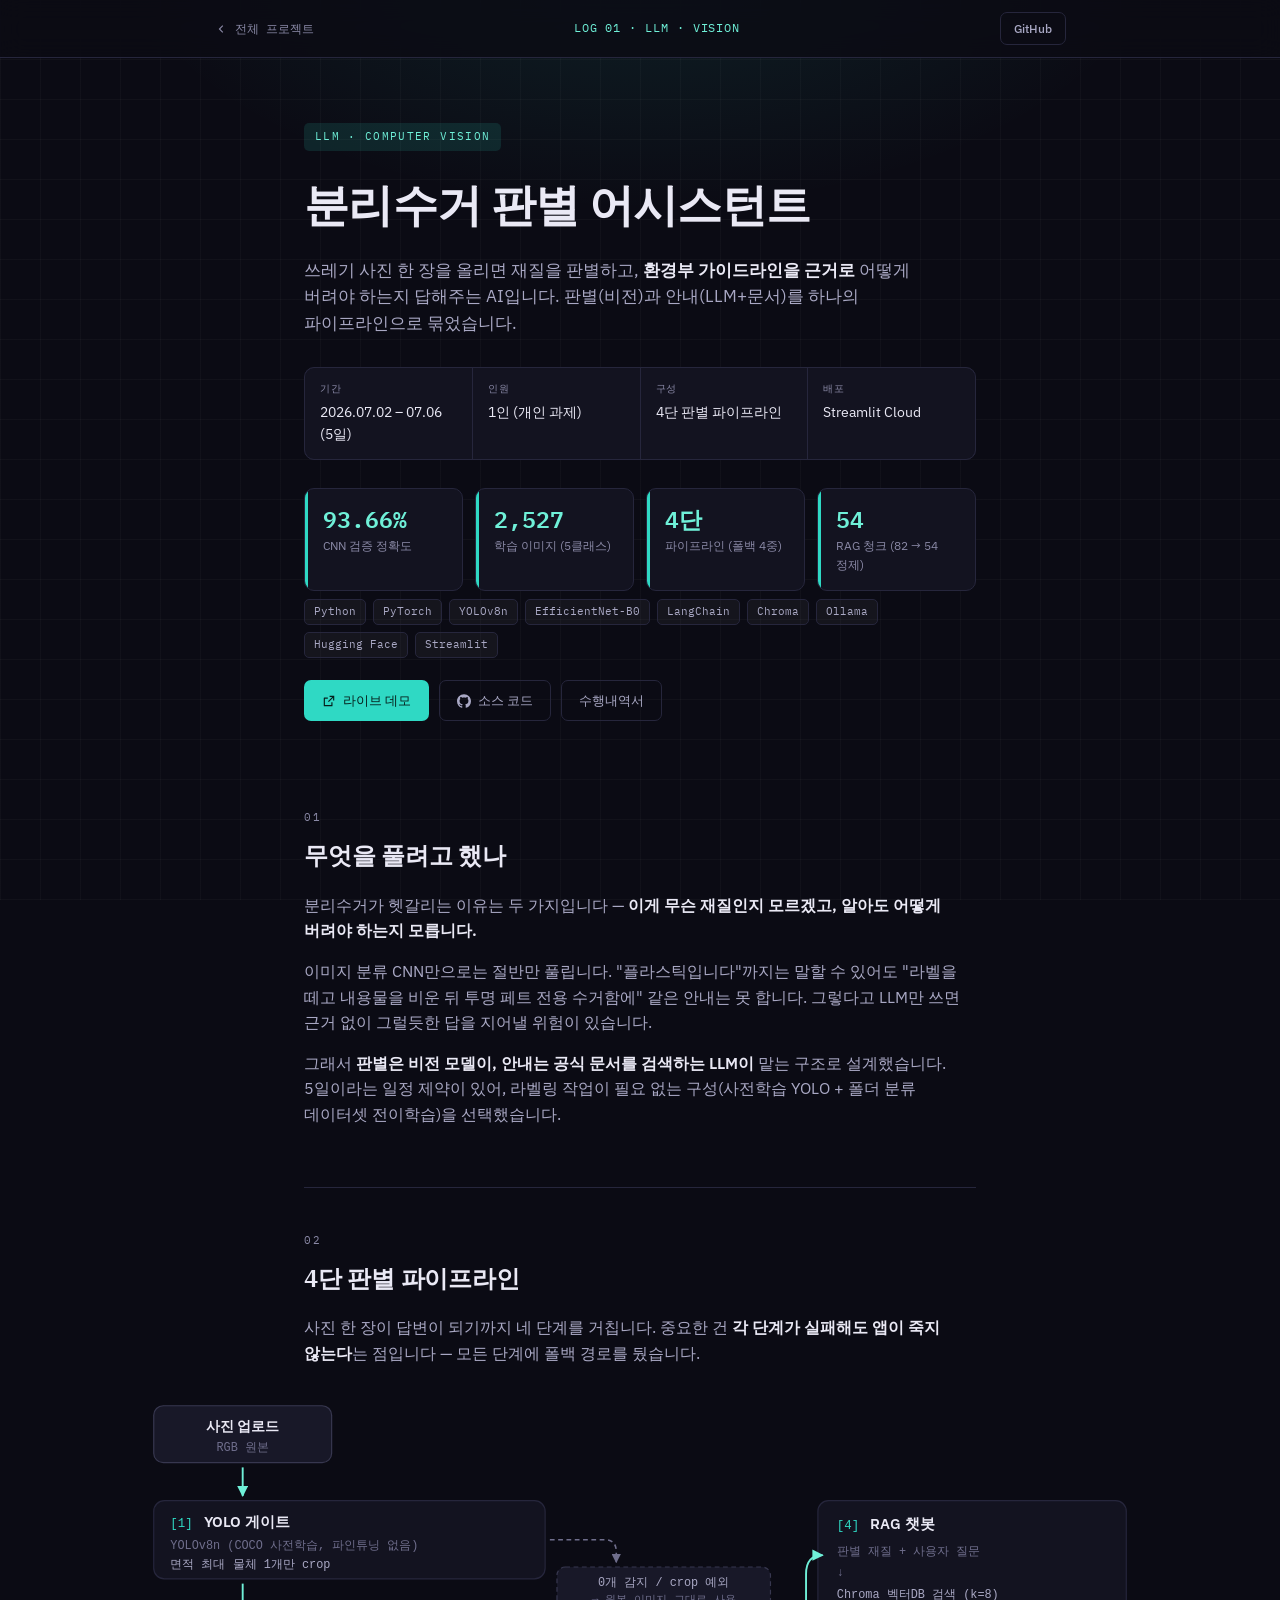
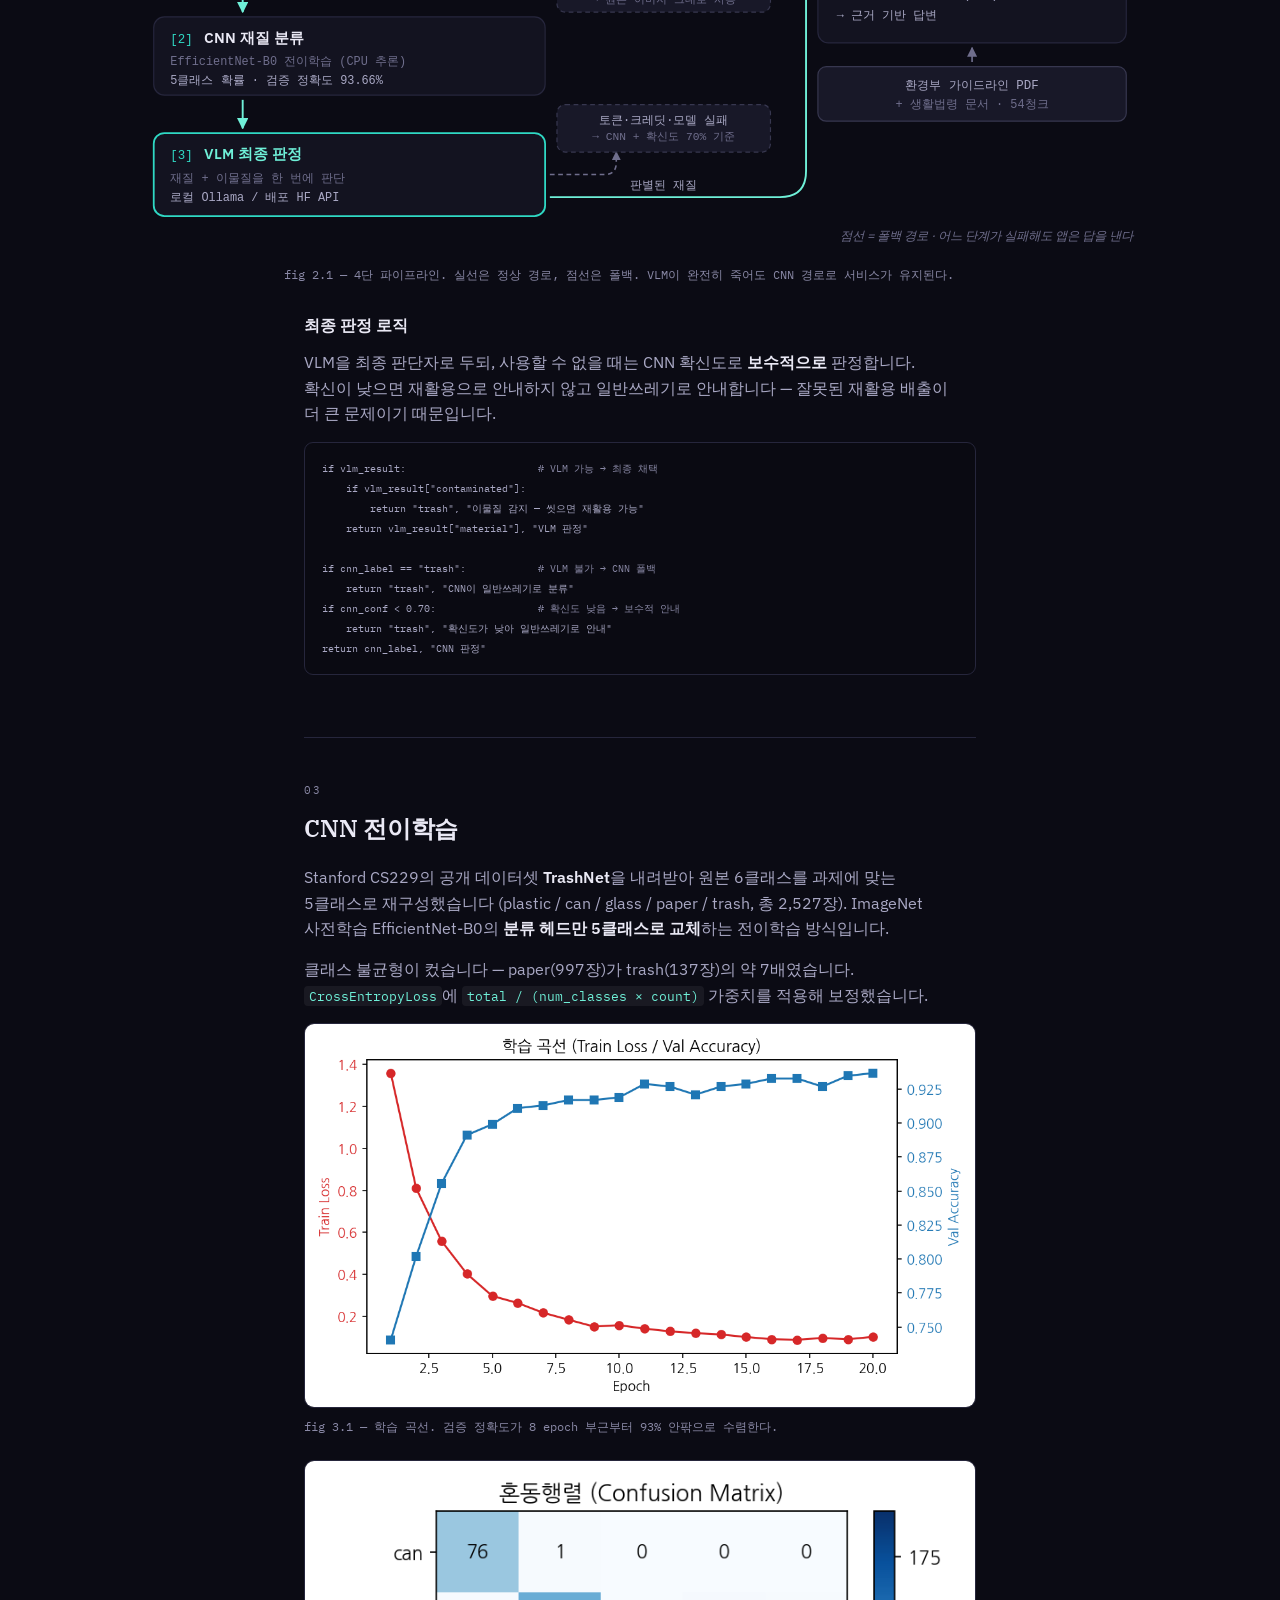
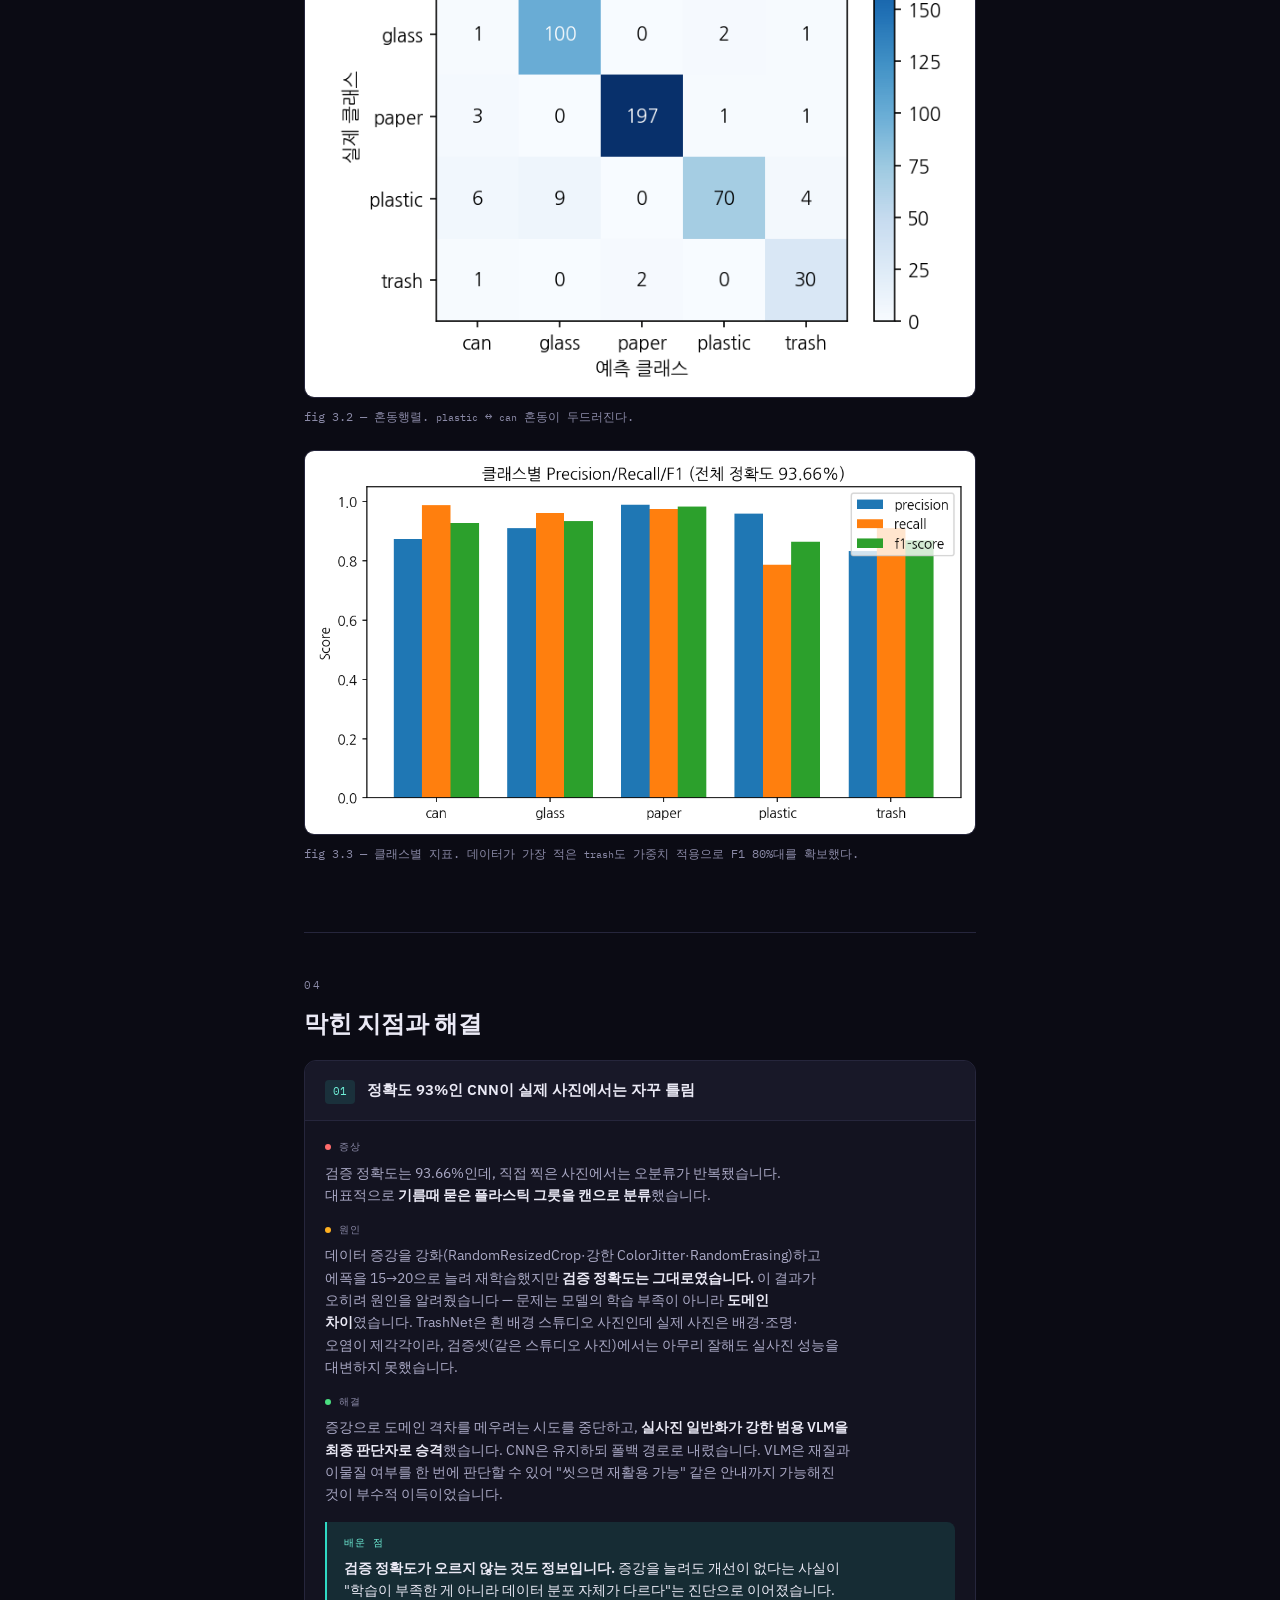
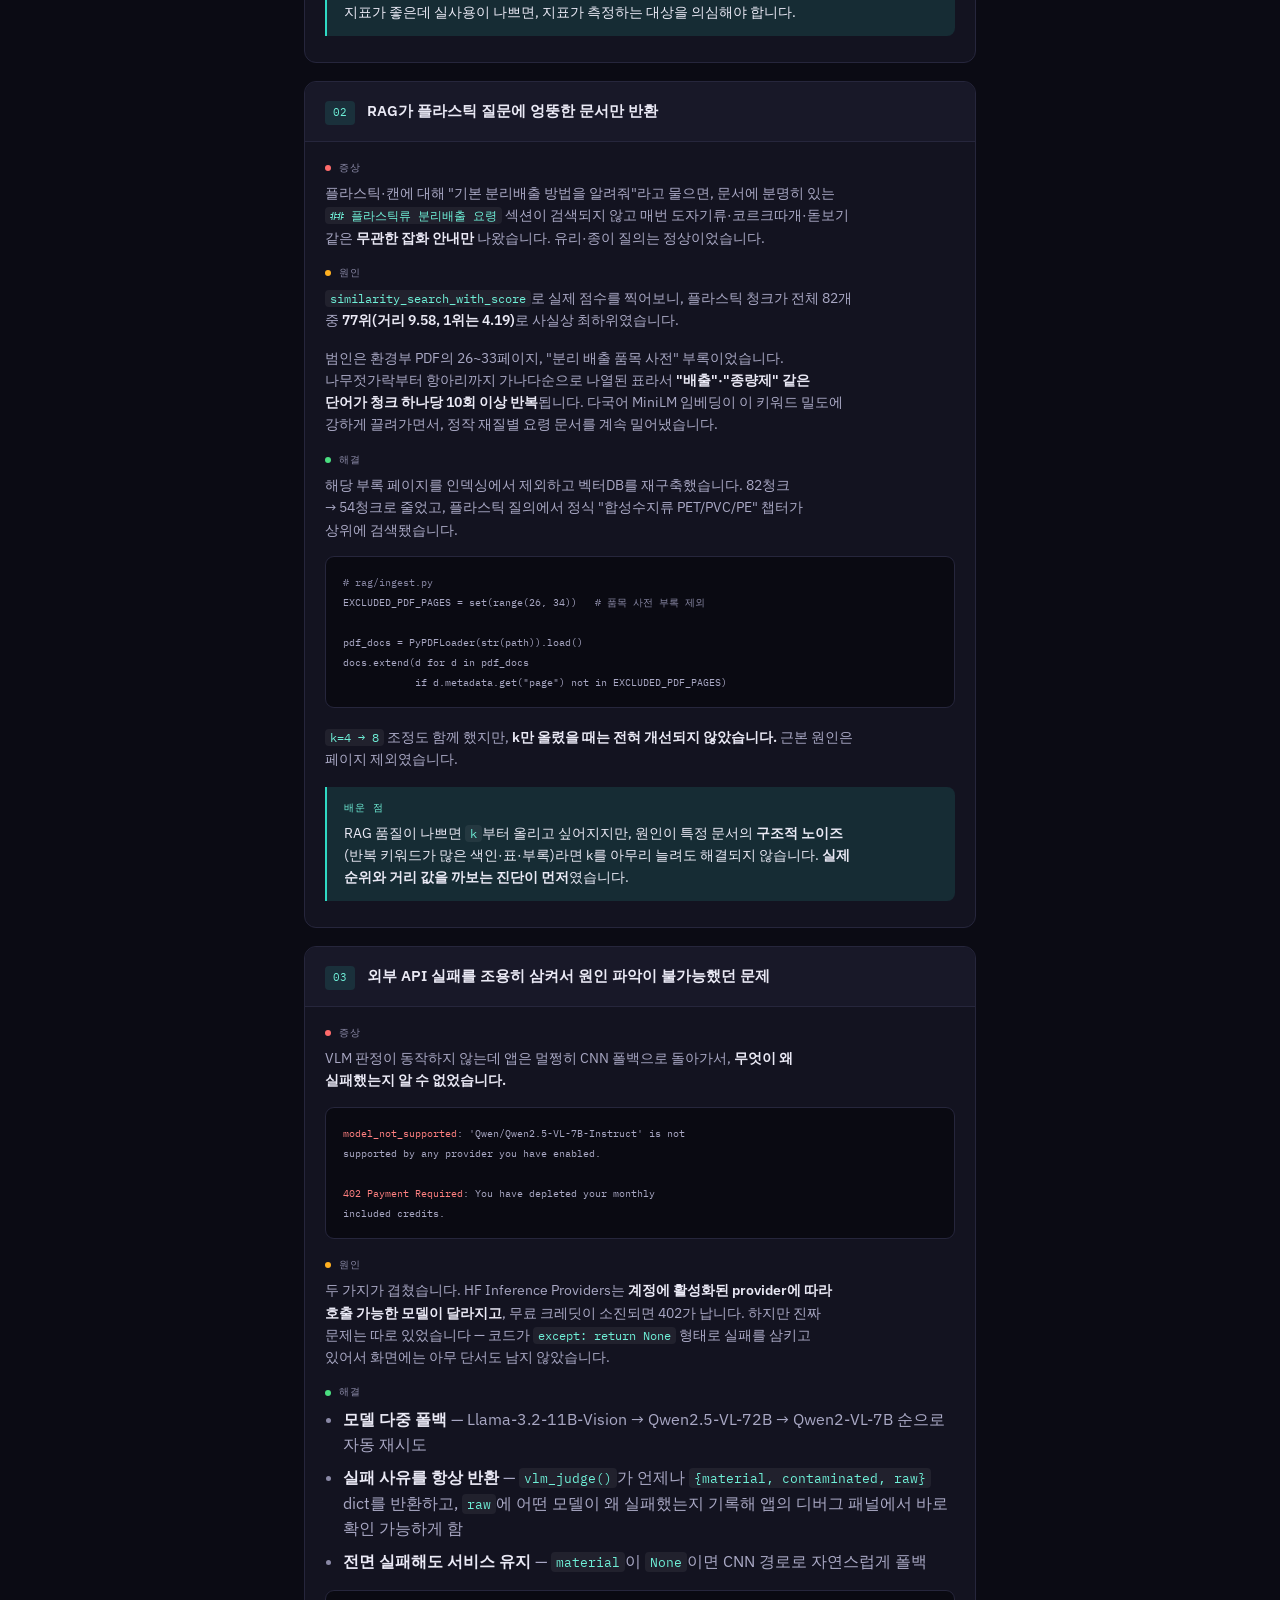
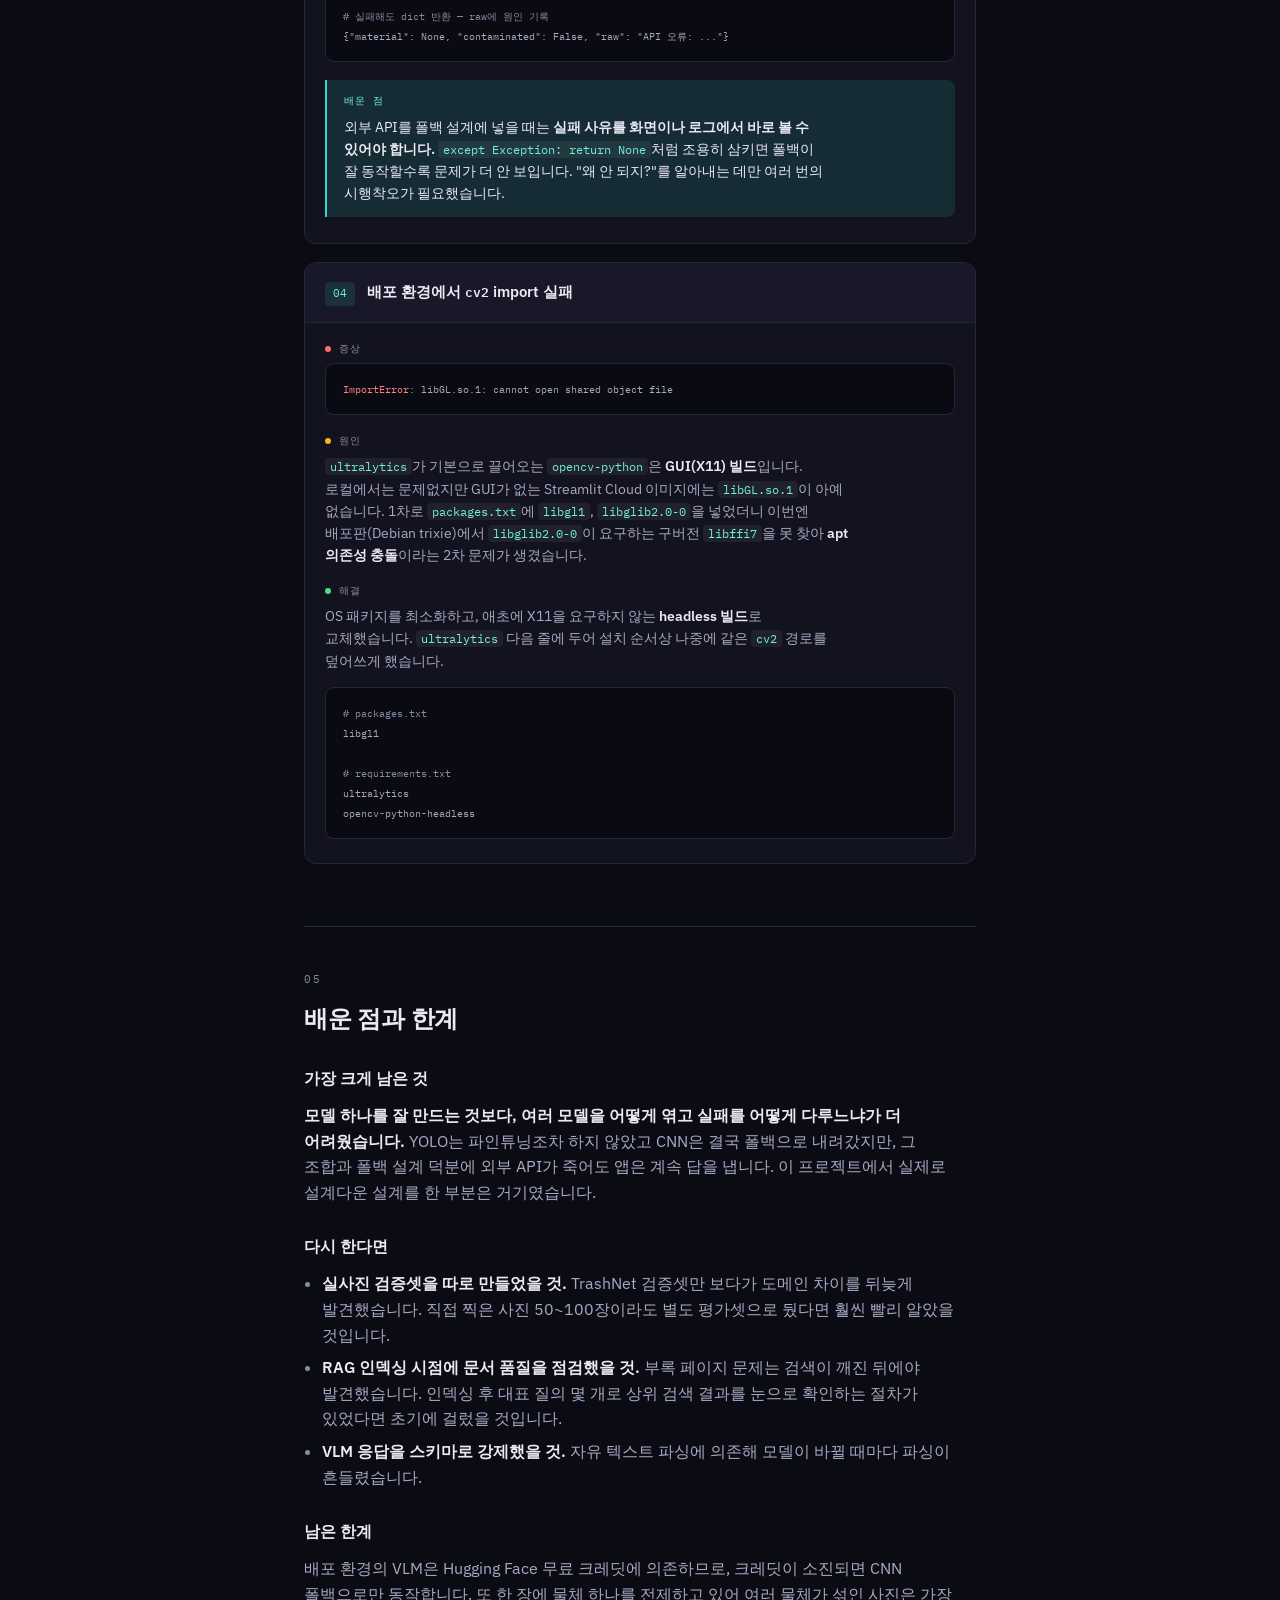
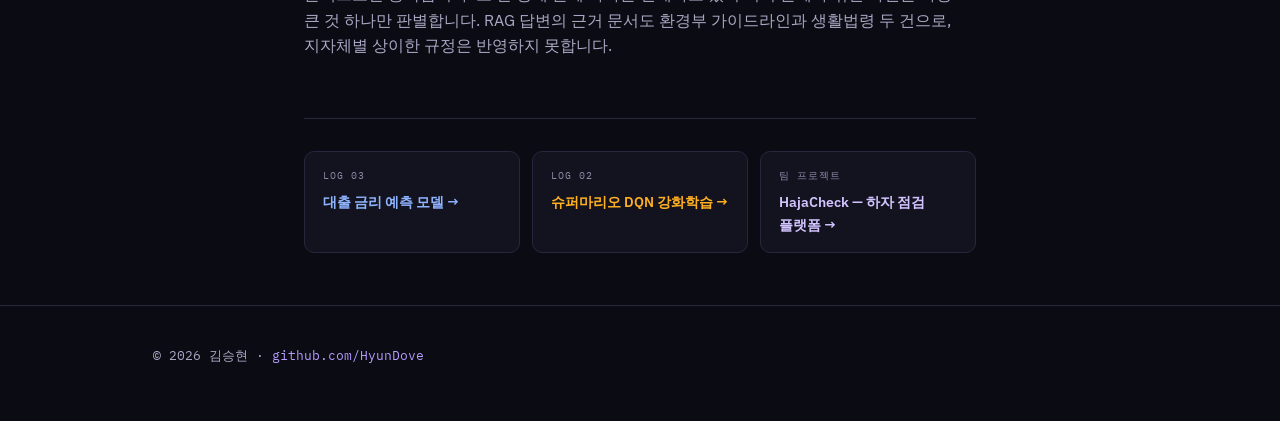
<file: llm.html>
<!DOCTYPE html>
<html lang="ko">
<head>
<meta charset="UTF-8" />
<meta name="viewport" content="width=device-width, initial-scale=1.0" />
<title>분리수거 판별 어시스턴트 · 김승현 포트폴리오</title>
<meta name="description" content="사진 한 장으로 재질을 판별하고 분리배출 방법을 안내하는 AI. YOLO·EfficientNet·VLM·RAG 4단 파이프라인과 폴백 설계 기록." />
<link rel="icon" type="image/svg+xml" href="assets/favicon.svg" />
<link rel="alternate icon" href="assets/favicon.svg" />
<link rel="stylesheet" href="assets/base.css" />
</head>
<body data-proj="llm">

<nav class="topbar">
  <div class="topbar-inner">
    <a class="back-link" href="index.html">
      <svg class="icon" viewBox="0 0 24 24" aria-hidden="true"><path d="M10.828 12l4.95 4.95-1.414 1.414L8 12l6.364-6.364 1.414 1.414z"/></svg>
      전체 프로젝트
    </a>
    <span class="topbar-title">Log 01 · LLM · Vision</span>
    <div class="topbar-links">
      <a class="btn btn-ghost btn-sm" href="https://github.com/HyunDove/trash-check" target="_blank" rel="noopener">GitHub</a>
    </div>
  </div>
</nav>

<div class="wrap">

  <header class="detail-hero">
    <span class="eyebrow">LLM · Computer Vision</span>
    <h1>분리수거 판별 어시스턴트</h1>
    <p class="lede">
      쓰레기 사진 한 장을 올리면 재질을 판별하고, <strong>환경부 가이드라인을 근거로</strong>
      어떻게 버려야 하는지 답해주는 AI입니다. 판별(비전)과 안내(LLM+문서)를 하나의 파이프라인으로 묶었습니다.
    </p>

    <div class="meta-grid">
      <div class="meta-cell"><div class="meta-key">기간</div><div class="meta-val">2026.07.02 – 07.06 (5일)</div></div>
      <div class="meta-cell"><div class="meta-key">인원</div><div class="meta-val">1인 (개인 과제)</div></div>
      <div class="meta-cell"><div class="meta-key">구성</div><div class="meta-val">4단 판별 파이프라인</div></div>
      <div class="meta-cell"><div class="meta-key">배포</div><div class="meta-val">Streamlit Cloud</div></div>
    </div>

    <div class="kpi-row">
      <div class="kpi"><div class="kpi-val">93.66%</div><div class="kpi-label">CNN 검증 정확도</div></div>
      <div class="kpi"><div class="kpi-val">2,527</div><div class="kpi-label">학습 이미지 (5클래스)</div></div>
      <div class="kpi"><div class="kpi-val">4단</div><div class="kpi-label">파이프라인 (폴백 4중)</div></div>
      <div class="kpi"><div class="kpi-val">54</div><div class="kpi-label">RAG 청크 (82 → 54 정제)</div></div>
    </div>

    <div class="tech-list">
      <span class="tech-tag">Python</span><span class="tech-tag">PyTorch</span>
      <span class="tech-tag">YOLOv8n</span><span class="tech-tag">EfficientNet-B0</span>
      <span class="tech-tag">LangChain</span><span class="tech-tag">Chroma</span>
      <span class="tech-tag">Ollama</span><span class="tech-tag">Hugging Face</span><span class="tech-tag">Streamlit</span>
    </div>

    <div class="btn-row">
      <a class="btn btn-primary" href="https://trash-check.streamlit.app/" target="_blank" rel="noopener">
        <svg class="icon" viewBox="0 0 24 24" aria-hidden="true"><path d="M10 6v2H5v11h11v-5h2v6a1 1 0 0 1-1 1H4a1 1 0 0 1-1-1V7a1 1 0 0 1 1-1h6zm11-3v8h-2V6.413l-7.293 7.294-1.414-1.414L17.585 5H13V3h8z"/></svg>
        라이브 데모
      </a>
      <a class="btn btn-ghost" href="https://github.com/HyunDove/trash-check" target="_blank" rel="noopener">
        <svg class="icon" viewBox="0 0 24 24" aria-hidden="true"><path d="M12 .297c-6.63 0-12 5.373-12 12 0 5.303 3.438 9.8 8.205 11.385.6.113.82-.258.82-.577 0-.285-.01-1.04-.015-2.04-3.338.724-4.042-1.61-4.042-1.61C4.422 18.07 3.633 17.7 3.633 17.7c-1.087-.744.084-.729.084-.729 1.205.084 1.838 1.236 1.838 1.236 1.07 1.835 2.809 1.305 3.495.998.108-.776.417-1.305.76-1.605-2.665-.3-5.466-1.332-5.466-5.93 0-1.31.465-2.38 1.235-3.22-.135-.303-.54-1.523.105-3.176 0 0 1.005-.322 3.3 1.23.96-.267 1.98-.399 3-.405 1.02.006 2.04.138 3 .405 2.28-1.552 3.285-1.23 3.285-1.23.645 1.653.24 2.873.12 3.176.765.84 1.23 1.91 1.23 3.22 0 4.61-2.805 5.625-5.475 5.92.42.36.81 1.096.81 2.22 0 1.606-.015 2.896-.015 3.286 0 .315.21.69.825.57C20.565 22.092 24 17.592 24 12.297c0-6.627-5.373-12-12-12"/></svg>
        소스 코드
      </a>
      <a class="btn btn-ghost" href="https://github.com/HyunDove/trash-check/releases/tag/v1.0.0" target="_blank" rel="noopener">수행내역서</a>
    </div>
  </header>

  <!-- ── 1. 문제 정의 ── -->
  <section>
    <span class="sec-num">01</span>
    <h2>무엇을 풀려고 했나</h2>
    <p>
      분리수거가 헷갈리는 이유는 두 가지입니다 — <strong>이게 무슨 재질인지 모르겠고,
      알아도 어떻게 버려야 하는지 모릅니다.</strong>
    </p>
    <p>
      이미지 분류 CNN만으로는 절반만 풀립니다. "플라스틱입니다"까지는 말할 수 있어도
      "라벨을 떼고 내용물을 비운 뒤 투명 페트 전용 수거함에" 같은 안내는 못 합니다.
      그렇다고 LLM만 쓰면 근거 없이 그럴듯한 답을 지어낼 위험이 있습니다.
    </p>
    <p>
      그래서 <strong>판별은 비전 모델이, 안내는 공식 문서를 검색하는 LLM이</strong> 맡는 구조로 설계했습니다.
      5일이라는 일정 제약이 있어, 라벨링 작업이 필요 없는 구성(사전학습 YOLO + 폴더 분류 데이터셋 전이학습)을 선택했습니다.
    </p>
  </section>

  <!-- ── 2. 아키텍처 ── -->
  <section>
    <span class="sec-num">02</span>
    <h2>4단 판별 파이프라인</h2>
    <p>
      사진 한 장이 답변이 되기까지 네 단계를 거칩니다.
      중요한 건 <strong>각 단계가 실패해도 앱이 죽지 않는다</strong>는 점입니다 — 모든 단계에 폴백 경로를 뒀습니다.
    </p>

    <figure class="wide">
      <div class="svg-scroll">
      <svg viewBox="0 0 860 400" role="img" aria-label="사진 업로드 후 YOLO 게이트로 크롭, EfficientNet CNN 분류, VLM 최종 판정, RAG 챗봇 답변으로 이어지는 4단 파이프라인과 각 단계의 폴백 경로">
        <defs>
          <marker id="ar-l" viewBox="0 0 10 10" refX="9" refY="5" markerWidth="6" markerHeight="6" orient="auto-start-reverse">
            <path d="M 0 0 L 10 5 L 0 10 z" fill="#6ff0d8"/>
          </marker>
          <marker id="ar-fb" viewBox="0 0 10 10" refX="9" refY="5" markerWidth="6" markerHeight="6" orient="auto-start-reverse">
            <path d="M 0 0 L 10 5 L 0 10 z" fill="#6f6e8c"/>
          </marker>
        </defs>

        <!-- 입력 -->
        <rect x="20" y="20" width="150" height="48" rx="8" fill="#181828" stroke="#37374f"/>
        <text x="95" y="41" fill="#eae9f5" font-size="12" text-anchor="middle" font-weight="600">사진 업로드</text>
        <text x="95" y="58" fill="#6f6e8c" font-size="10" text-anchor="middle" font-family="monospace">RGB 원본</text>

        <line x1="95" y1="72" x2="95" y2="96" stroke="#6ff0d8" stroke-width="1.6" marker-end="url(#ar-l)"/>

        <!-- [1] YOLO -->
        <rect x="20" y="100" width="330" height="66" rx="9" fill="#131320" stroke="#26263c"/>
        <text x="34" y="122" fill="#2fd9c4" font-size="10.5" font-family="monospace">[1]</text>
        <text x="62" y="122" fill="#eae9f5" font-size="12.5" font-weight="600">YOLO 게이트</text>
        <text x="34" y="141" fill="#6f6e8c" font-size="10" font-family="monospace">YOLOv8n (COCO 사전학습, 파인튜닝 없음)</text>
        <text x="34" y="157" fill="#a9a8c4" font-size="10" font-family="monospace">면적 최대 물체 1개만 crop</text>

        <!-- YOLO 폴백 -->
        <path d="M 354 133 L 400 133 Q 410 133 410 143 L 410 152" fill="none" stroke="#6f6e8c" stroke-width="1.3" stroke-dasharray="4 3" marker-end="url(#ar-fb)"/>
        <rect x="360" y="156" width="180" height="38" rx="7" fill="#181828" stroke="#37374f" stroke-dasharray="4 3"/>
        <text x="450" y="172" fill="#a9a8c4" font-size="10" text-anchor="middle" font-family="monospace">0개 감지 / crop 예외</text>
        <text x="450" y="186" fill="#6f6e8c" font-size="9.5" text-anchor="middle" font-family="monospace">→ 원본 이미지 그대로 사용</text>

        <line x1="95" y1="170" x2="95" y2="194" stroke="#6ff0d8" stroke-width="1.6" marker-end="url(#ar-l)"/>

        <!-- [2] CNN -->
        <rect x="20" y="198" width="330" height="66" rx="9" fill="#131320" stroke="#26263c"/>
        <text x="34" y="220" fill="#2fd9c4" font-size="10.5" font-family="monospace">[2]</text>
        <text x="62" y="220" fill="#eae9f5" font-size="12.5" font-weight="600">CNN 재질 분류</text>
        <text x="34" y="239" fill="#6f6e8c" font-size="10" font-family="monospace">EfficientNet-B0 전이학습 (CPU 추론)</text>
        <text x="34" y="255" fill="#a9a8c4" font-size="10" font-family="monospace">5클래스 확률 · 검증 정확도 93.66%</text>

        <line x1="95" y1="268" x2="95" y2="292" stroke="#6ff0d8" stroke-width="1.6" marker-end="url(#ar-l)"/>

        <!-- [3] VLM -->
        <rect x="20" y="296" width="330" height="70" rx="9" fill="#131320" stroke="#2fd9c4" stroke-width="1.5"/>
        <text x="34" y="318" fill="#2fd9c4" font-size="10.5" font-family="monospace">[3]</text>
        <text x="62" y="318" fill="#6ff0d8" font-size="12.5" font-weight="600">VLM 최종 판정</text>
        <text x="34" y="337" fill="#6f6e8c" font-size="10" font-family="monospace">재질 + 이물질을 한 번에 판단</text>
        <text x="34" y="353" fill="#a9a8c4" font-size="10" font-family="monospace">로컬 Ollama / 배포 HF API</text>

        <!-- VLM 폴백 -->
        <path d="M 354 331 L 400 331 Q 410 331 410 321 L 410 312" fill="none" stroke="#6f6e8c" stroke-width="1.3" stroke-dasharray="4 3" marker-end="url(#ar-fb)"/>
        <rect x="360" y="272" width="180" height="40" rx="7" fill="#181828" stroke="#37374f" stroke-dasharray="4 3"/>
        <text x="450" y="288" fill="#a9a8c4" font-size="10" text-anchor="middle" font-family="monospace">토큰·크레딧·모델 실패</text>
        <text x="450" y="302" fill="#6f6e8c" font-size="9.5" text-anchor="middle" font-family="monospace">→ CNN + 확신도 70% 기준</text>

        <!-- [4] RAG -->
        <rect x="580" y="100" width="260" height="120" rx="9" fill="#131320" stroke="#26263c"/>
        <text x="596" y="124" fill="#2fd9c4" font-size="10.5" font-family="monospace">[4]</text>
        <text x="624" y="124" fill="#eae9f5" font-size="12.5" font-weight="600">RAG 챗봇</text>
        <text x="596" y="146" fill="#6f6e8c" font-size="10" font-family="monospace">판별 재질 + 사용자 질문</text>
        <text x="596" y="164" fill="#6f6e8c" font-size="10" font-family="monospace">↓</text>
        <text x="596" y="182" fill="#a9a8c4" font-size="10" font-family="monospace">Chroma 벡터DB 검색 (k=8)</text>
        <text x="596" y="200" fill="#a9a8c4" font-size="10" font-family="monospace">→ 근거 기반 답변</text>

        <!-- 판정결과 → RAG (폴백 박스 아래로 우회) -->
        <path d="M 354 350 L 548 350 Q 570 350 570 328 L 570 162 Q 570 146 584 146" fill="none" stroke="#6ff0d8" stroke-width="1.6" marker-end="url(#ar-l)"/>
        <text x="450" y="343" fill="#a9a8c4" font-size="10.5" text-anchor="middle" font-family="monospace">판별된 재질</text>

        <!-- 문서 -->
        <rect x="580" y="240" width="260" height="46" rx="7" fill="#181828" stroke="#37374f"/>
        <text x="710" y="259" fill="#a9a8c4" font-size="10.5" text-anchor="middle" font-family="monospace">환경부 가이드라인 PDF</text>
        <text x="710" y="275" fill="#6f6e8c" font-size="10" text-anchor="middle" font-family="monospace">+ 생활법령 문서 · 54청크</text>
        <line x1="710" y1="236" x2="710" y2="224" stroke="#6f6e8c" stroke-width="1.4" marker-end="url(#ar-fb)"/>

        <text x="722" y="386" fill="#6f6e8c" font-size="10.5" text-anchor="middle" font-style="italic">점선 = 폴백 경로 · 어느 단계가 실패해도 앱은 답을 낸다</text>
      </svg>
      </div>
      <figcaption>fig 2.1 — 4단 파이프라인. 실선은 정상 경로, 점선은 폴백. VLM이 완전히 죽어도 CNN 경로로 서비스가 유지된다.</figcaption>
    </figure>

    <h3>최종 판정 로직</h3>
    <p>
      VLM을 최종 판단자로 두되, 사용할 수 없을 때는 CNN 확신도로 <strong>보수적으로</strong> 판정합니다.
      확신이 낮으면 재활용으로 안내하지 않고 일반쓰레기로 안내합니다 — 잘못된 재활용 배출이 더 큰 문제이기 때문입니다.
    </p>
    <pre><code>if vlm_result:                      <span class="c-comment"># VLM 가능 → 최종 채택</span>
    if vlm_result["contaminated"]:
        return "trash", "이물질 감지 — 씻으면 재활용 가능"
    return vlm_result["material"], "VLM 판정"

if cnn_label == "trash":            <span class="c-comment"># VLM 불가 → CNN 폴백</span>
    return "trash", "CNN이 일반쓰레기로 분류"
if cnn_conf &lt; 0.70:                 <span class="c-comment"># 확신도 낮음 → 보수적 안내</span>
    return "trash", "확신도가 낮아 일반쓰레기로 안내"
return cnn_label, "CNN 판정"</code></pre>
  </section>

  <!-- ── 3. CNN 학습 ── -->
  <section>
    <span class="sec-num">03</span>
    <h2>CNN 전이학습</h2>
    <p>
      Stanford CS229의 공개 데이터셋 <strong>TrashNet</strong>을 내려받아 원본 6클래스를 과제에 맞는 5클래스로 재구성했습니다
      (plastic / can / glass / paper / trash, 총 2,527장).
      ImageNet 사전학습 EfficientNet-B0의 <strong>분류 헤드만 5클래스로 교체</strong>하는 전이학습 방식입니다.
    </p>
    <p>
      클래스 불균형이 컸습니다 — paper(997장)가 trash(137장)의 약 7배였습니다.
      <code>CrossEntropyLoss</code>에 <code>total / (num_classes × count)</code> 가중치를 적용해 보정했습니다.
    </p>

    <figure>
      <img src="assets/img/llm/training-curve.png" alt="학습 곡선 — Train Loss 감소, Validation Accuracy가 8 epoch 근처에서 93% 수렴" loading="lazy" />
      <figcaption>fig 3.1 — 학습 곡선. 검증 정확도가 8 epoch 부근부터 93% 안팎으로 수렴한다.</figcaption>
    </figure>

    <figure>
      <img src="assets/img/llm/confusion-matrix.png" alt="5클래스 혼동행렬 — plastic과 can 사이 혼동이 상대적으로 많음" loading="lazy" />
      <figcaption>fig 3.2 — 혼동행렬. <code>plastic</code> ↔ <code>can</code> 혼동이 두드러진다.</figcaption>
    </figure>

    <figure>
      <img src="assets/img/llm/class-metrics.png" alt="클래스별 Precision, Recall, F1 지표 막대그래프" loading="lazy" />
      <figcaption>fig 3.3 — 클래스별 지표. 데이터가 가장 적은 <code>trash</code>도 가중치 적용으로 F1 80%대를 확보했다.</figcaption>
    </figure>
  </section>

  <!-- ── 4. 트러블슈팅 ── -->
  <section>
    <span class="sec-num">04</span>
    <h2>막힌 지점과 해결</h2>

    <div class="trouble">
      <div class="trouble-head">
        <span class="trouble-idx">01</span>
        <span class="trouble-title">정확도 93%인 CNN이 실제 사진에서는 자꾸 틀림</span>
      </div>
      <div class="trouble-body">
        <div class="step symptom">
          <div class="step-label">증상</div>
          <p>검증 정확도는 93.66%인데, 직접 찍은 사진에서는 오분류가 반복됐습니다. 대표적으로 <strong>기름때 묻은 플라스틱 그릇을 캔으로 분류</strong>했습니다.</p>
        </div>
        <div class="step cause">
          <div class="step-label">원인</div>
          <p>
            데이터 증강을 강화(RandomResizedCrop·강한 ColorJitter·RandomErasing)하고 에폭을 15→20으로 늘려 재학습했지만
            <strong>검증 정확도는 그대로였습니다.</strong> 이 결과가 오히려 원인을 알려줬습니다 —
            문제는 모델의 학습 부족이 아니라 <strong>도메인 차이</strong>였습니다.
            TrashNet은 흰 배경 스튜디오 사진인데 실제 사진은 배경·조명·오염이 제각각이라,
            검증셋(같은 스튜디오 사진)에서는 아무리 잘해도 실사진 성능을 대변하지 못했습니다.
          </p>
        </div>
        <div class="step fix">
          <div class="step-label">해결</div>
          <p>
            증강으로 도메인 격차를 메우려는 시도를 중단하고, <strong>실사진 일반화가 강한 범용 VLM을 최종 판단자로 승격</strong>했습니다.
            CNN은 유지하되 폴백 경로로 내렸습니다. VLM은 재질과 이물질 여부를 한 번에 판단할 수 있어
            "씻으면 재활용 가능" 같은 안내까지 가능해진 것이 부수적 이득이었습니다.
          </p>
        </div>
        <div class="lesson">
          <span class="lesson-tag">배운 점</span>
          <p>
            <strong>검증 정확도가 오르지 않는 것도 정보입니다.</strong> 증강을 늘려도 개선이 없다는 사실이
            "학습이 부족한 게 아니라 데이터 분포 자체가 다르다"는 진단으로 이어졌습니다.
            지표가 좋은데 실사용이 나쁘면, 지표가 측정하는 대상을 의심해야 합니다.
          </p>
        </div>
      </div>
    </div>

    <div class="trouble">
      <div class="trouble-head">
        <span class="trouble-idx">02</span>
        <span class="trouble-title">RAG가 플라스틱 질문에 엉뚱한 문서만 반환</span>
      </div>
      <div class="trouble-body">
        <div class="step symptom">
          <div class="step-label">증상</div>
          <p>
            플라스틱·캔에 대해 "기본 분리배출 방법을 알려줘"라고 물으면, 문서에 분명히 있는
            <code>## 플라스틱류 분리배출 요령</code> 섹션이 검색되지 않고
            매번 도자기류·코르크따개·돋보기 같은 <strong>무관한 잡화 안내만</strong> 나왔습니다.
            유리·종이 질의는 정상이었습니다.
          </p>
        </div>
        <div class="step cause">
          <div class="step-label">원인</div>
          <p>
            <code>similarity_search_with_score</code>로 실제 점수를 찍어보니, 플라스틱 청크가
            전체 82개 중 <strong>77위(거리 9.58, 1위는 4.19)</strong>로 사실상 최하위였습니다.
          </p>
          <p>
            범인은 환경부 PDF의 26~33페이지, "분리 배출 품목 사전" 부록이었습니다.
            나무젓가락부터 항아리까지 가나다순으로 나열된 표라서
            <strong>"배출"·"종량제" 같은 단어가 청크 하나당 10회 이상 반복</strong>됩니다.
            다국어 MiniLM 임베딩이 이 키워드 밀도에 강하게 끌려가면서, 정작 재질별 요령 문서를 계속 밀어냈습니다.
          </p>
        </div>
        <div class="step fix">
          <div class="step-label">해결</div>
          <p>해당 부록 페이지를 인덱싱에서 제외하고 벡터DB를 재구축했습니다. 82청크 → 54청크로 줄었고, 플라스틱 질의에서 정식 "합성수지류 PET/PVC/PE" 챕터가 상위에 검색됐습니다.</p>
          <pre><code><span class="c-comment"># rag/ingest.py</span>
EXCLUDED_PDF_PAGES = set(range(26, 34))   <span class="c-comment"># 품목 사전 부록 제외</span>

pdf_docs = PyPDFLoader(str(path)).load()
docs.extend(d for d in pdf_docs
            if d.metadata.get("page") not in EXCLUDED_PDF_PAGES)</code></pre>
          <p><code>k=4 → 8</code> 조정도 함께 했지만, <strong>k만 올렸을 때는 전혀 개선되지 않았습니다.</strong> 근본 원인은 페이지 제외였습니다.</p>
        </div>
        <div class="lesson">
          <span class="lesson-tag">배운 점</span>
          <p>
            RAG 품질이 나쁘면 <code>k</code>부터 올리고 싶어지지만, 원인이 특정 문서의 <strong>구조적 노이즈</strong>(반복 키워드가 많은 색인·표·부록)라면
            k를 아무리 늘려도 해결되지 않습니다. <strong>실제 순위와 거리 값을 까보는 진단이 먼저</strong>였습니다.
          </p>
        </div>
      </div>
    </div>

    <div class="trouble">
      <div class="trouble-head">
        <span class="trouble-idx">03</span>
        <span class="trouble-title">외부 API 실패를 조용히 삼켜서 원인 파악이 불가능했던 문제</span>
      </div>
      <div class="trouble-body">
        <div class="step symptom">
          <div class="step-label">증상</div>
          <p>VLM 판정이 동작하지 않는데 앱은 멀쩡히 CNN 폴백으로 돌아가서, <strong>무엇이 왜 실패했는지 알 수 없었습니다.</strong></p>
          <pre><code><span class="c-bad">model_not_supported</span>: 'Qwen/Qwen2.5-VL-7B-Instruct' is not
supported by any provider you have enabled.

<span class="c-bad">402 Payment Required</span>: You have depleted your monthly
included credits.</code></pre>
        </div>
        <div class="step cause">
          <div class="step-label">원인</div>
          <p>
            두 가지가 겹쳤습니다. HF Inference Providers는 <strong>계정에 활성화된 provider에 따라 호출 가능한 모델이 달라지고</strong>,
            무료 크레딧이 소진되면 402가 납니다. 하지만 진짜 문제는 따로 있었습니다 —
            코드가 <code>except: return None</code> 형태로 실패를 삼키고 있어서 화면에는 아무 단서도 남지 않았습니다.
          </p>
        </div>
        <div class="step fix">
          <div class="step-label">해결</div>
          <ul>
            <li><strong>모델 다중 폴백</strong> — Llama-3.2-11B-Vision → Qwen2.5-VL-72B → Qwen2-VL-7B 순으로 자동 재시도</li>
            <li><strong>실패 사유를 항상 반환</strong> — <code>vlm_judge()</code>가 언제나 <code>{material, contaminated, raw}</code> dict를 반환하고, <code>raw</code>에 어떤 모델이 왜 실패했는지 기록해 앱의 디버그 패널에서 바로 확인 가능하게 함</li>
            <li><strong>전면 실패해도 서비스 유지</strong> — <code>material</code>이 <code>None</code>이면 CNN 경로로 자연스럽게 폴백</li>
          </ul>
          <pre><code><span class="c-comment"># 실패해도 dict 반환 — raw에 원인 기록</span>
{"material": None, "contaminated": False, "raw": "API 오류: ..."}</code></pre>
        </div>
        <div class="lesson">
          <span class="lesson-tag">배운 점</span>
          <p>
            외부 API를 폴백 설계에 넣을 때는 <strong>실패 사유를 화면이나 로그에서 바로 볼 수 있어야 합니다.</strong>
            <code>except Exception: return None</code>처럼 조용히 삼키면 폴백이 잘 동작할수록 문제가 더 안 보입니다.
            "왜 안 되지?"를 알아내는 데만 여러 번의 시행착오가 필요했습니다.
          </p>
        </div>
      </div>
    </div>

    <div class="trouble">
      <div class="trouble-head">
        <span class="trouble-idx">04</span>
        <span class="trouble-title">배포 환경에서 <code>cv2</code> import 실패</span>
      </div>
      <div class="trouble-body">
        <div class="step symptom">
          <div class="step-label">증상</div>
          <pre><code><span class="c-bad">ImportError</span>: libGL.so.1: cannot open shared object file</code></pre>
        </div>
        <div class="step cause">
          <div class="step-label">원인</div>
          <p>
            <code>ultralytics</code>가 기본으로 끌어오는 <code>opencv-python</code>은 <strong>GUI(X11) 빌드</strong>입니다.
            로컬에서는 문제없지만 GUI가 없는 Streamlit Cloud 이미지에는 <code>libGL.so.1</code>이 아예 없습니다.
            1차로 <code>packages.txt</code>에 <code>libgl1</code>, <code>libglib2.0-0</code>을 넣었더니
            이번엔 배포판(Debian trixie)에서 <code>libglib2.0-0</code>이 요구하는 구버전 <code>libffi7</code>을 못 찾아
            <strong>apt 의존성 충돌</strong>이라는 2차 문제가 생겼습니다.
          </p>
        </div>
        <div class="step fix">
          <div class="step-label">해결</div>
          <p>
            OS 패키지를 최소화하고, 애초에 X11을 요구하지 않는 <strong>headless 빌드</strong>로 교체했습니다.
            <code>ultralytics</code> 다음 줄에 두어 설치 순서상 나중에 같은 <code>cv2</code> 경로를 덮어쓰게 했습니다.
          </p>
          <pre><code><span class="c-comment"># packages.txt</span>
libgl1

<span class="c-comment"># requirements.txt</span>
ultralytics
opencv-python-headless</code></pre>
        </div>
      </div>
    </div>
  </section>

  <!-- ── 5. 회고 ── -->
  <section>
    <span class="sec-num">05</span>
    <h2>배운 점과 한계</h2>

    <h3>가장 크게 남은 것</h3>
    <p>
      <strong>모델 하나를 잘 만드는 것보다, 여러 모델을 어떻게 엮고 실패를 어떻게 다루느냐가 더 어려웠습니다.</strong>
      YOLO는 파인튜닝조차 하지 않았고 CNN은 결국 폴백으로 내려갔지만, 그 조합과 폴백 설계 덕분에
      외부 API가 죽어도 앱은 계속 답을 냅니다. 이 프로젝트에서 실제로 설계다운 설계를 한 부분은 거기였습니다.
    </p>

    <h3>다시 한다면</h3>
    <ul>
      <li><strong>실사진 검증셋을 따로 만들었을 것.</strong> TrashNet 검증셋만 보다가 도메인 차이를 뒤늦게 발견했습니다. 직접 찍은 사진 50~100장이라도 별도 평가셋으로 뒀다면 훨씬 빨리 알았을 것입니다.</li>
      <li><strong>RAG 인덱싱 시점에 문서 품질을 점검했을 것.</strong> 부록 페이지 문제는 검색이 깨진 뒤에야 발견했습니다. 인덱싱 후 대표 질의 몇 개로 상위 검색 결과를 눈으로 확인하는 절차가 있었다면 초기에 걸렀을 것입니다.</li>
      <li><strong>VLM 응답을 스키마로 강제했을 것.</strong> 자유 텍스트 파싱에 의존해 모델이 바뀔 때마다 파싱이 흔들렸습니다.</li>
    </ul>

    <h3>남은 한계</h3>
    <p>
      배포 환경의 VLM은 Hugging Face 무료 크레딧에 의존하므로, 크레딧이 소진되면 CNN 폴백으로만 동작합니다.
      또 한 장에 물체 하나를 전제하고 있어 여러 물체가 섞인 사진은 가장 큰 것 하나만 판별합니다.
      RAG 답변의 근거 문서도 환경부 가이드라인과 생활법령 두 건으로, 지자체별 상이한 규정은 반영하지 못합니다.
    </p>
  </section>

  <nav class="pager" aria-label="다른 프로젝트">
    <a class="pager-card to-ml" href="ml.html">
      <div class="pg-label">Log 03</div>
      <div class="pg-title">대출 금리 예측 모델 →</div>
    </a>
    <a class="pager-card to-rl" href="rl.html">
      <div class="pg-label">Log 02</div>
      <div class="pg-title">슈퍼마리오 DQN 강화학습 →</div>
    </a>
      <a class="pager-card to-haja" href="haja.html">
      <div class="pg-label">팀 프로젝트</div>
      <div class="pg-title">HajaCheck — 하자 점검 플랫폼 →</div>
    </a>
</nav>

</div>

<footer>
  <p>© 2026 김승현 · <a href="https://github.com/HyunDove" target="_blank" rel="noopener">github.com/HyunDove</a></p>
</footer>

</body>
</html>
</file>
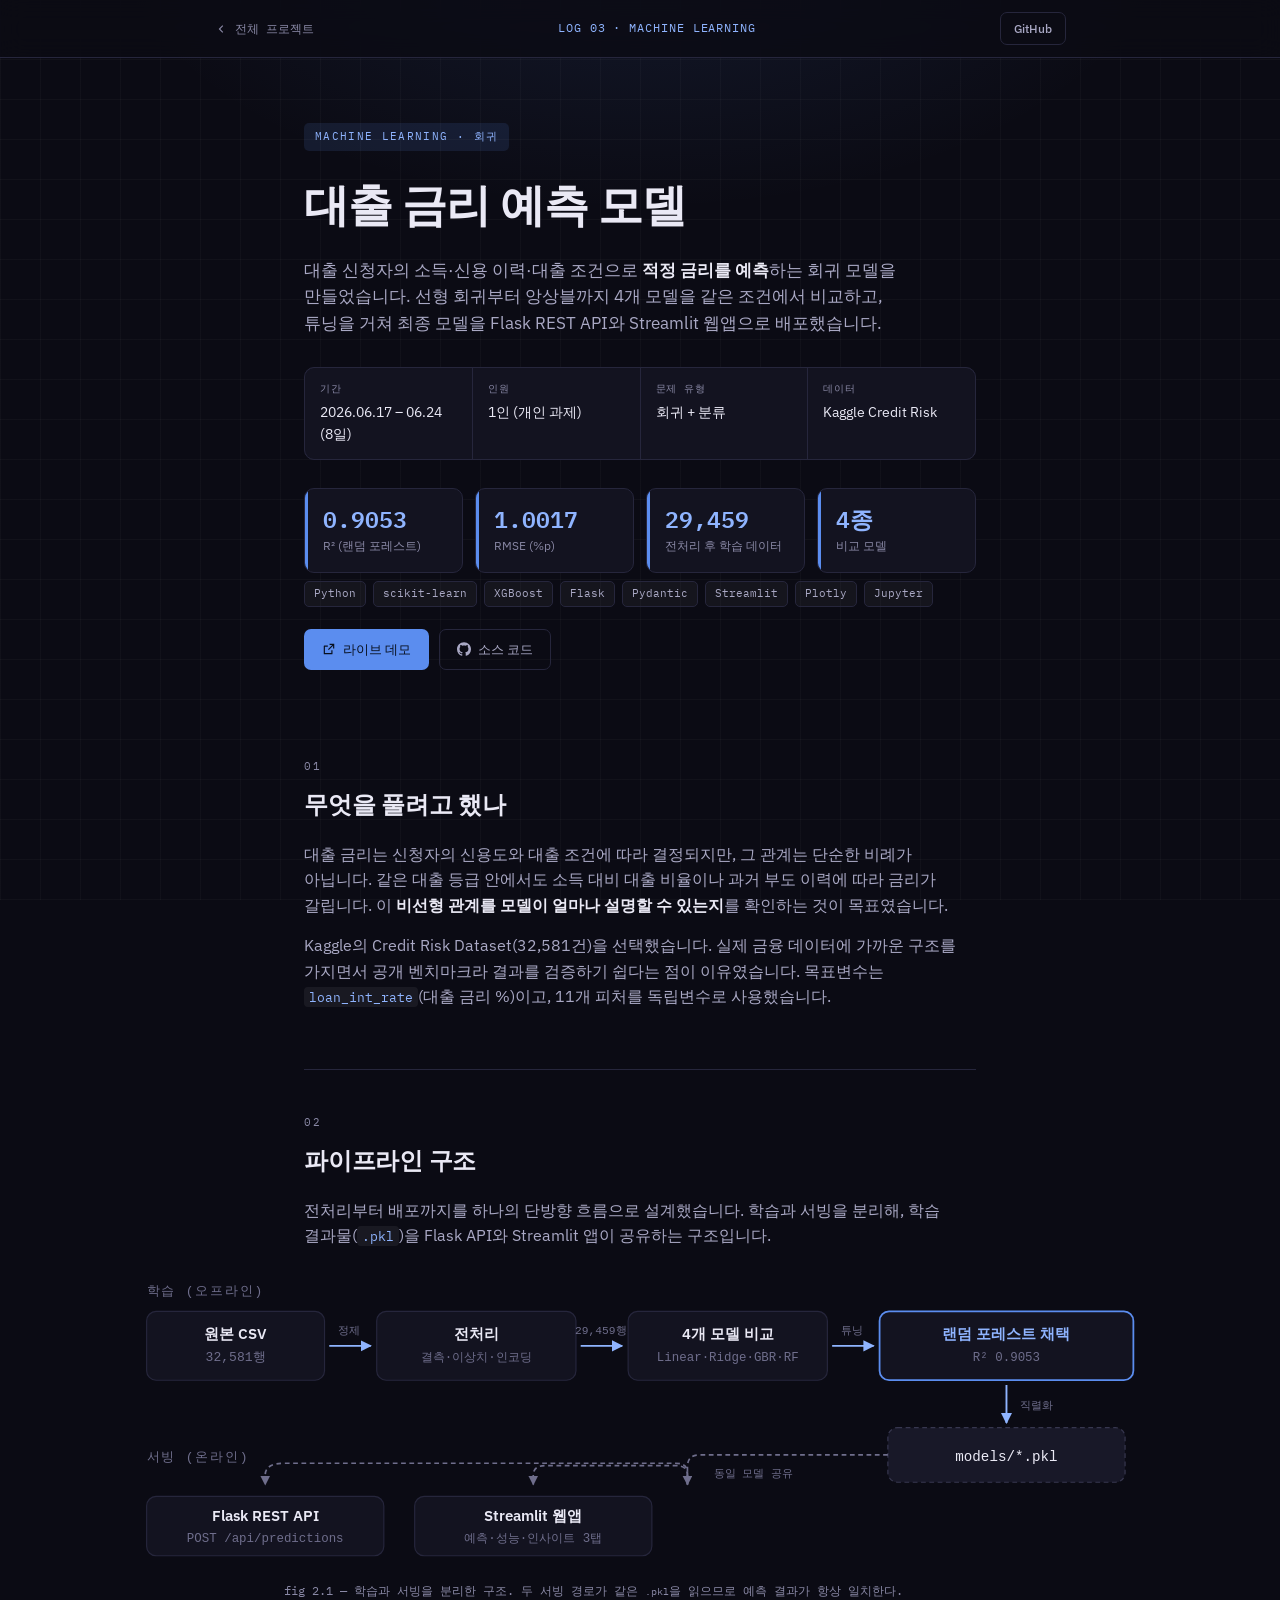
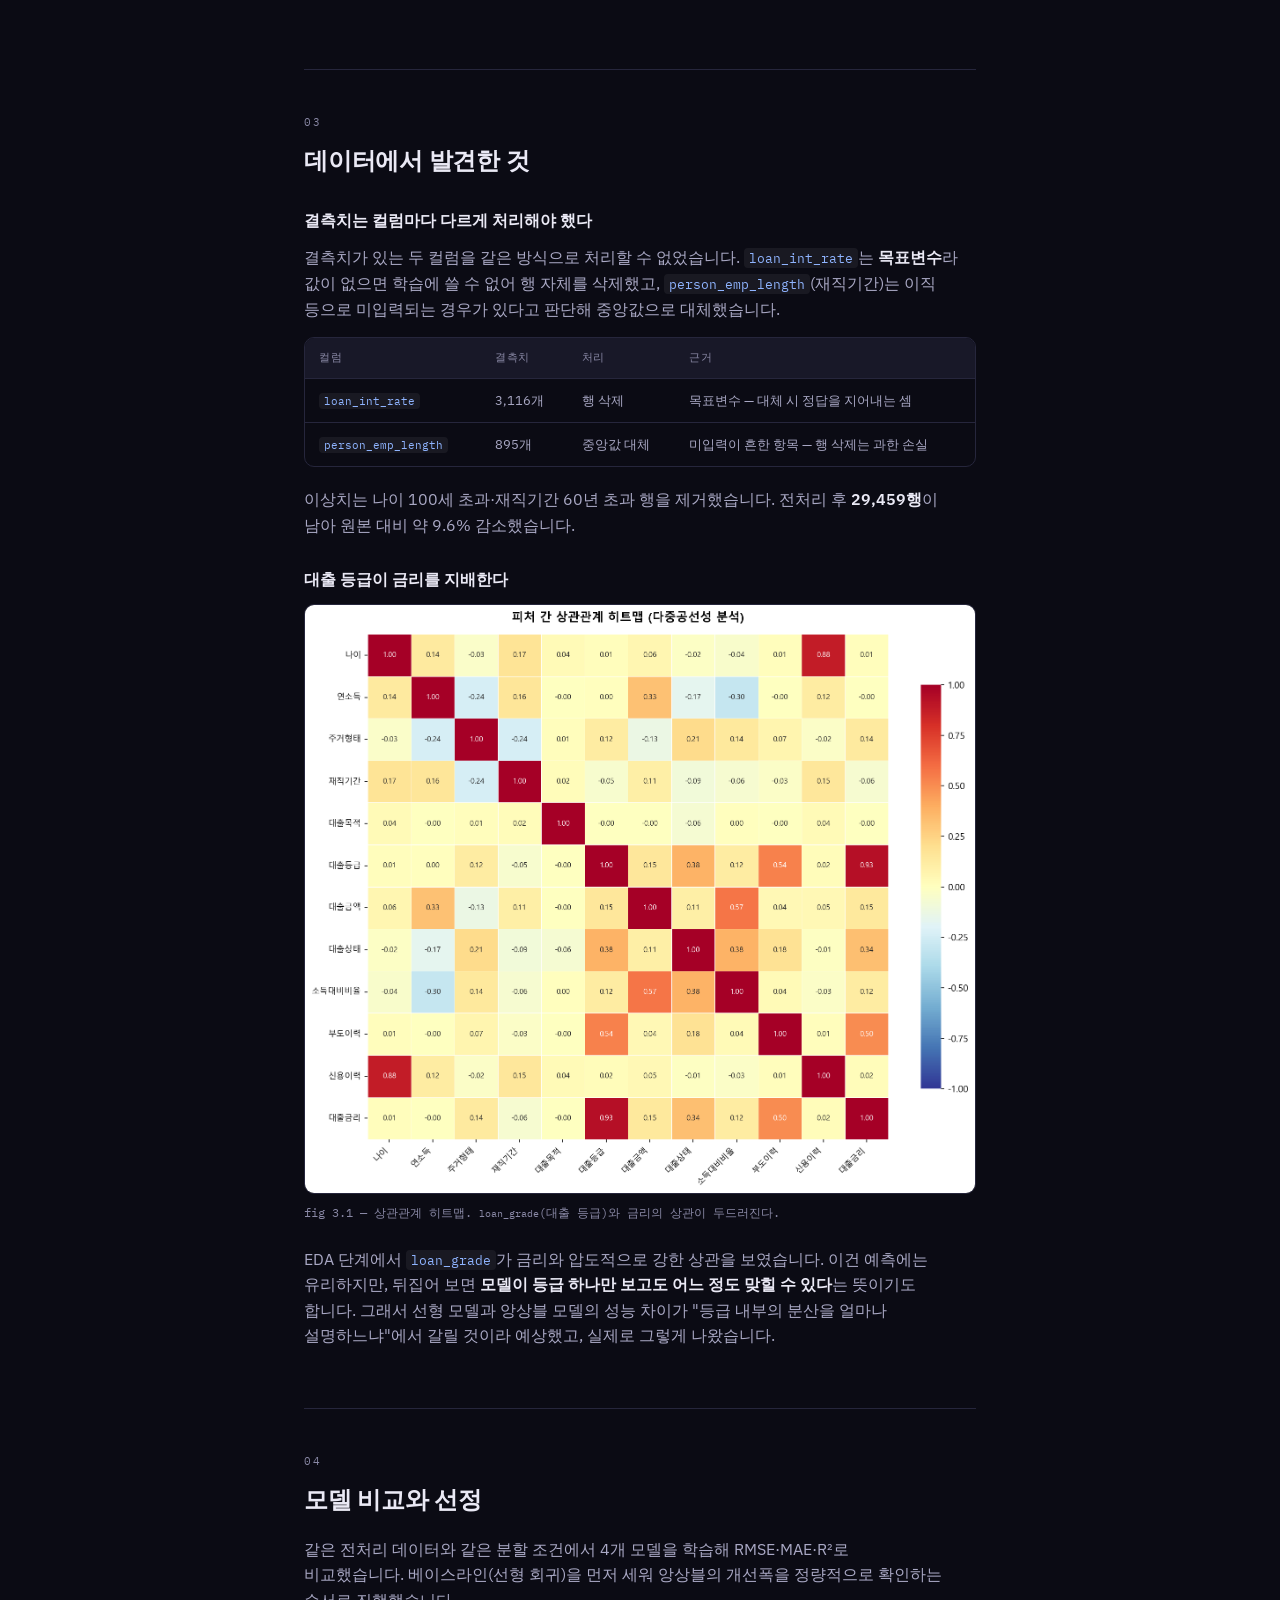
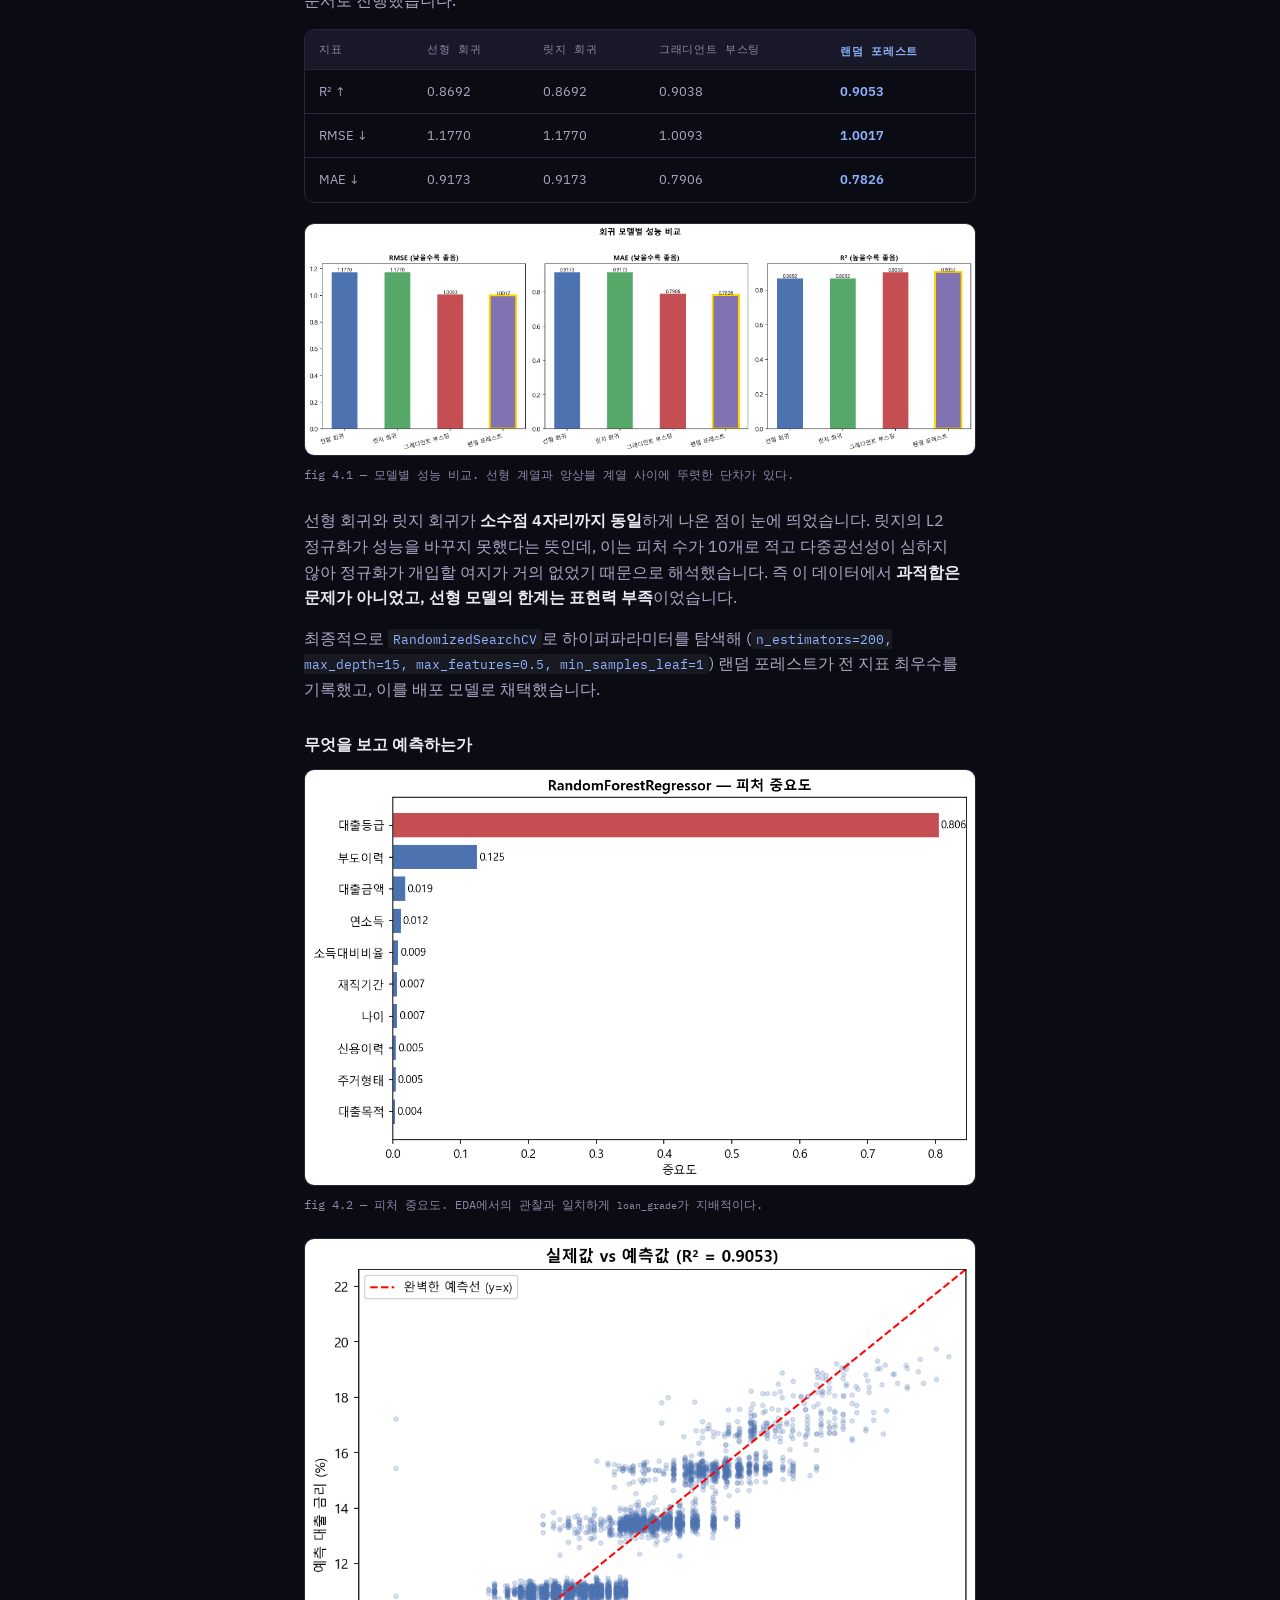
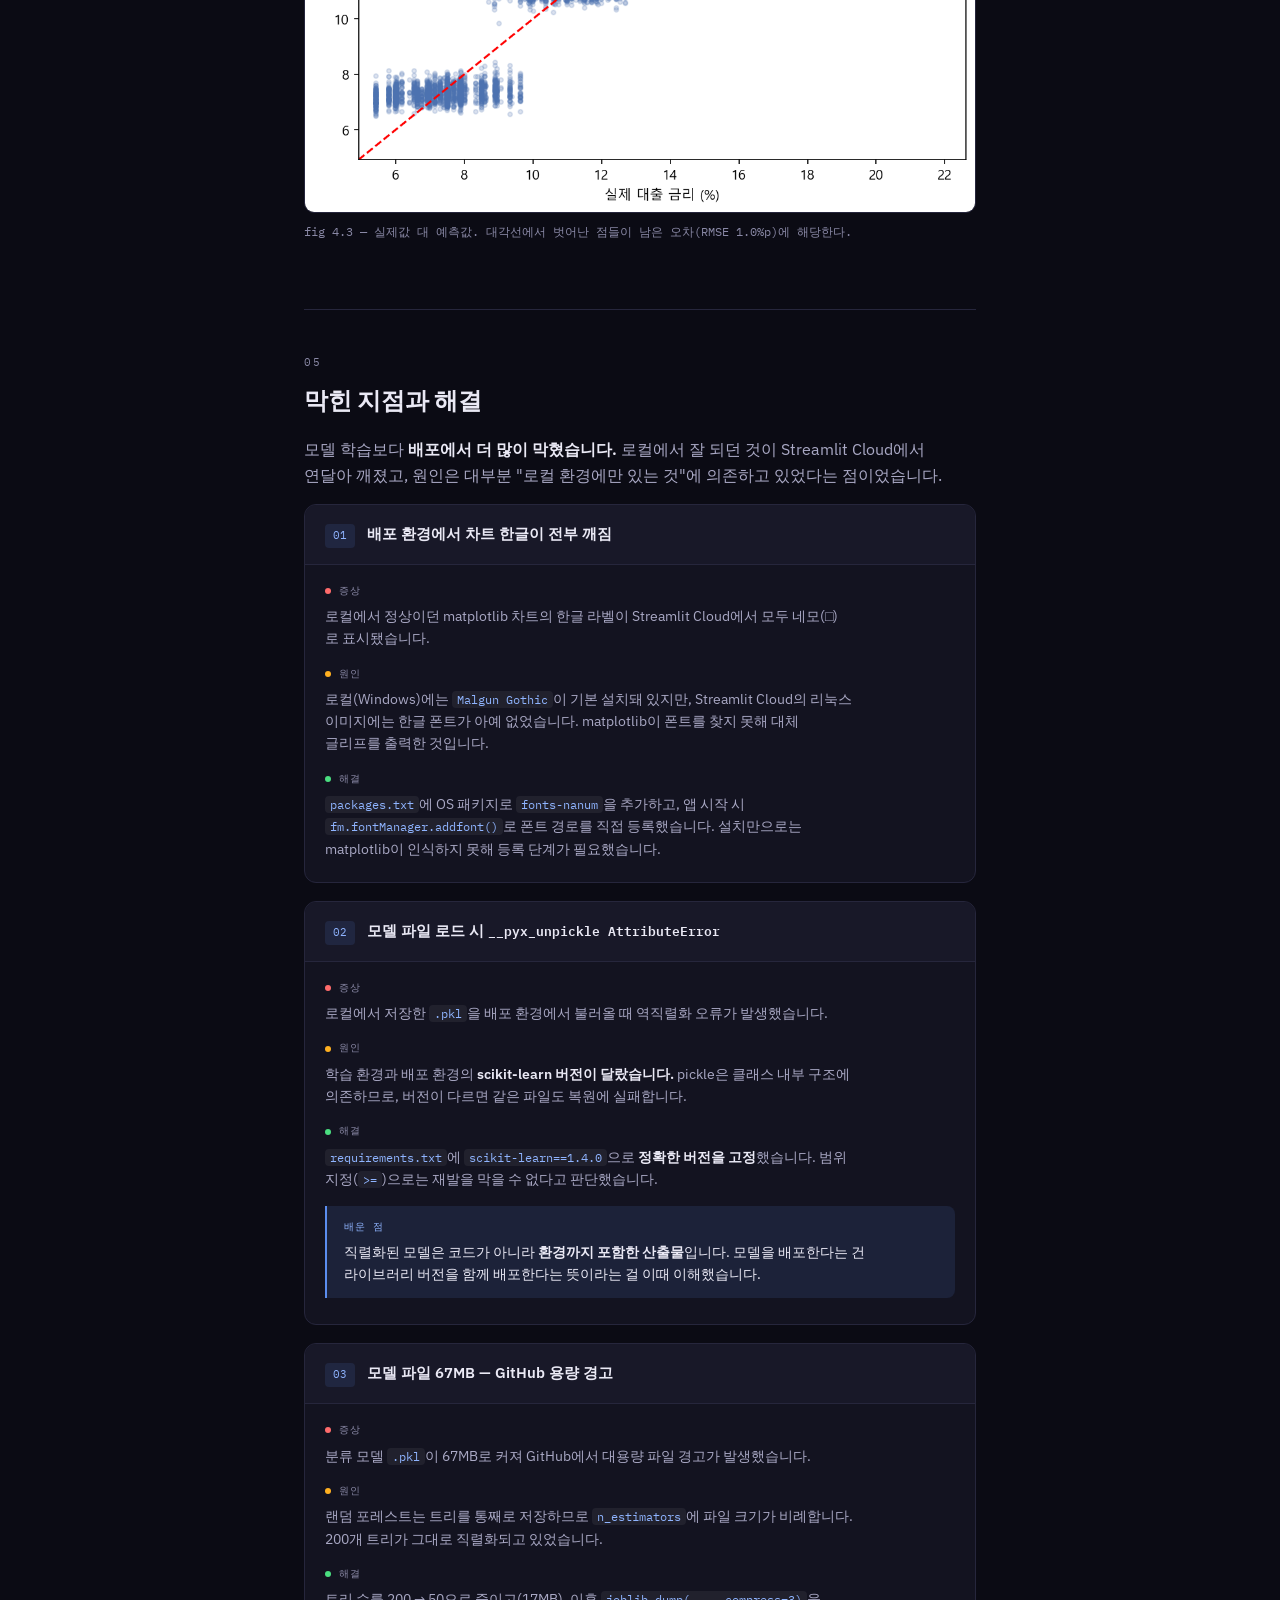
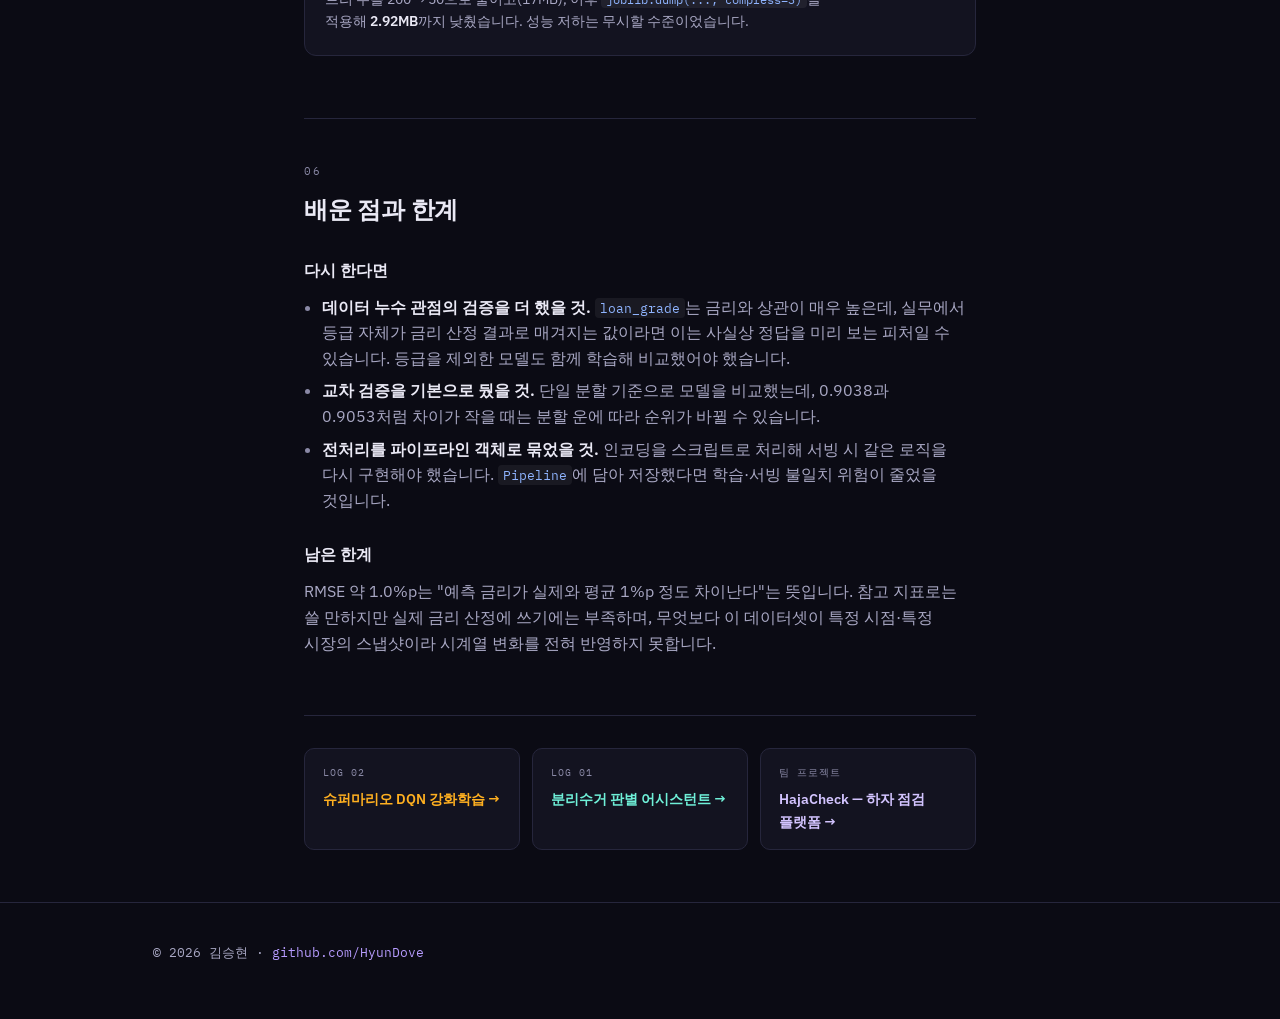
<file: ml.html>
<!DOCTYPE html>
<html lang="ko">
<head>
<meta charset="UTF-8" />
<meta name="viewport" content="width=device-width, initial-scale=1.0" />
<title>대출 금리 예측 모델 · 김승현 포트폴리오</title>
<meta name="description" content="Kaggle Credit Risk Dataset 32,581건으로 대출 금리를 예측하는 회귀 모델. 4개 모델 비교와 하이퍼파라미터 튜닝, Flask API·Streamlit 배포까지의 기록." />
<link rel="icon" type="image/svg+xml" href="assets/favicon.svg" />
<link rel="alternate icon" href="assets/favicon.svg" />
<link rel="stylesheet" href="assets/base.css" />
</head>
<body data-proj="ml">

<nav class="topbar">
  <div class="topbar-inner">
    <a class="back-link" href="index.html">
      <svg class="icon" viewBox="0 0 24 24" aria-hidden="true"><path d="M10.828 12l4.95 4.95-1.414 1.414L8 12l6.364-6.364 1.414 1.414z"/></svg>
      전체 프로젝트
    </a>
    <span class="topbar-title">Log 03 · Machine Learning</span>
    <div class="topbar-links">
      <a class="btn btn-ghost btn-sm" href="https://github.com/HyunDove/machine-learning-assignment" target="_blank" rel="noopener">GitHub</a>
    </div>
  </div>
</nav>

<div class="wrap">

  <header class="detail-hero">
    <span class="eyebrow">Machine Learning · 회귀</span>
    <h1>대출 금리 예측 모델</h1>
    <p class="lede">
      대출 신청자의 소득·신용 이력·대출 조건으로 <strong>적정 금리를 예측</strong>하는 회귀 모델을 만들었습니다.
      선형 회귀부터 앙상블까지 4개 모델을 같은 조건에서 비교하고, 튜닝을 거쳐 최종 모델을
      Flask REST API와 Streamlit 웹앱으로 배포했습니다.
    </p>

    <div class="meta-grid">
      <div class="meta-cell"><div class="meta-key">기간</div><div class="meta-val">2026.06.17 – 06.24 (8일)</div></div>
      <div class="meta-cell"><div class="meta-key">인원</div><div class="meta-val">1인 (개인 과제)</div></div>
      <div class="meta-cell"><div class="meta-key">문제 유형</div><div class="meta-val">회귀 + 분류</div></div>
      <div class="meta-cell"><div class="meta-key">데이터</div><div class="meta-val">Kaggle Credit Risk</div></div>
    </div>

    <div class="kpi-row">
      <div class="kpi"><div class="kpi-val">0.9053</div><div class="kpi-label">R² (랜덤 포레스트)</div></div>
      <div class="kpi"><div class="kpi-val">1.0017</div><div class="kpi-label">RMSE (%p)</div></div>
      <div class="kpi"><div class="kpi-val">29,459</div><div class="kpi-label">전처리 후 학습 데이터</div></div>
      <div class="kpi"><div class="kpi-val">4종</div><div class="kpi-label">비교 모델</div></div>
    </div>

    <div class="tech-list">
      <span class="tech-tag">Python</span><span class="tech-tag">scikit-learn</span>
      <span class="tech-tag">XGBoost</span><span class="tech-tag">Flask</span>
      <span class="tech-tag">Pydantic</span><span class="tech-tag">Streamlit</span>
      <span class="tech-tag">Plotly</span><span class="tech-tag">Jupyter</span>
    </div>

    <div class="btn-row">
      <a class="btn btn-primary" href="https://shmlassignment.streamlit.app/" target="_blank" rel="noopener">
        <svg class="icon" viewBox="0 0 24 24" aria-hidden="true"><path d="M10 6v2H5v11h11v-5h2v6a1 1 0 0 1-1 1H4a1 1 0 0 1-1-1V7a1 1 0 0 1 1-1h6zm11-3v8h-2V6.413l-7.293 7.294-1.414-1.414L17.585 5H13V3h8z"/></svg>
        라이브 데모
      </a>
      <a class="btn btn-ghost" href="https://github.com/HyunDove/machine-learning-assignment" target="_blank" rel="noopener">
        <svg class="icon" viewBox="0 0 24 24" aria-hidden="true"><path d="M12 .297c-6.63 0-12 5.373-12 12 0 5.303 3.438 9.8 8.205 11.385.6.113.82-.258.82-.577 0-.285-.01-1.04-.015-2.04-3.338.724-4.042-1.61-4.042-1.61C4.422 18.07 3.633 17.7 3.633 17.7c-1.087-.744.084-.729.084-.729 1.205.084 1.838 1.236 1.838 1.236 1.07 1.835 2.809 1.305 3.495.998.108-.776.417-1.305.76-1.605-2.665-.3-5.466-1.332-5.466-5.93 0-1.31.465-2.38 1.235-3.22-.135-.303-.54-1.523.105-3.176 0 0 1.005-.322 3.3 1.23.96-.267 1.98-.399 3-.405 1.02.006 2.04.138 3 .405 2.28-1.552 3.285-1.23 3.285-1.23.645 1.653.24 2.873.12 3.176.765.84 1.23 1.91 1.23 3.22 0 4.61-2.805 5.625-5.475 5.92.42.36.81 1.096.81 2.22 0 1.606-.015 2.896-.015 3.286 0 .315.21.69.825.57C20.565 22.092 24 17.592 24 12.297c0-6.627-5.373-12-12-12"/></svg>
        소스 코드
      </a>
    </div>
  </header>

  <!-- ── 1. 문제 정의 ── -->
  <section>
    <span class="sec-num">01</span>
    <h2>무엇을 풀려고 했나</h2>
    <p>
      대출 금리는 신청자의 신용도와 대출 조건에 따라 결정되지만, 그 관계는 단순한 비례가 아닙니다.
      같은 대출 등급 안에서도 소득 대비 대출 비율이나 과거 부도 이력에 따라 금리가 갈립니다.
      이 <strong>비선형 관계를 모델이 얼마나 설명할 수 있는지</strong>를 확인하는 것이 목표였습니다.
    </p>
    <p>
      Kaggle의 Credit Risk Dataset(32,581건)을 선택했습니다. 실제 금융 데이터에 가까운 구조를 가지면서
      공개 벤치마크라 결과를 검증하기 쉽다는 점이 이유였습니다.
      목표변수는 <code>loan_int_rate</code>(대출 금리 %)이고, 11개 피처를 독립변수로 사용했습니다.
    </p>
  </section>

  <!-- ── 2. 아키텍처 ── -->
  <section>
    <span class="sec-num">02</span>
    <h2>파이프라인 구조</h2>
    <p>
      전처리부터 배포까지를 하나의 단방향 흐름으로 설계했습니다.
      학습과 서빙을 분리해, 학습 결과물(<code>.pkl</code>)을 Flask API와 Streamlit 앱이 공유하는 구조입니다.
    </p>

    <figure class="wide">
      <div class="svg-scroll">
      <svg viewBox="0 0 860 260" role="img" aria-label="CSV 원본에서 전처리, 4개 모델 비교, 튜닝을 거쳐 최종 모델 pkl이 저장되고, 이를 Flask API와 Streamlit 앱이 공유하는 파이프라인">
        <defs>
          <marker id="ar-ml" viewBox="0 0 10 10" refX="9" refY="5" markerWidth="6" markerHeight="6" orient="auto-start-reverse">
            <path d="M 0 0 L 10 5 L 0 10 z" fill="#8fb4ff"/>
          </marker>
          <marker id="ar-dim" viewBox="0 0 10 10" refX="9" refY="5" markerWidth="6" markerHeight="6" orient="auto-start-reverse">
            <path d="M 0 0 L 10 5 L 0 10 z" fill="#6f6e8c"/>
          </marker>
        </defs>

        <!-- 학습 파이프라인 (상단) -->
        <text x="14" y="26" fill="#6f6e8c" font-family="monospace" font-size="11" letter-spacing="1.5">학습 (오프라인)</text>

        <rect x="14" y="40" width="150" height="58" rx="8" fill="#131320" stroke="#26263c"/>
        <text x="89" y="63" fill="#eae9f5" font-size="12.5" text-anchor="middle" font-weight="600">원본 CSV</text>
        <text x="89" y="82" fill="#6f6e8c" font-size="11" text-anchor="middle" font-family="monospace">32,581행</text>

        <line x1="168" y1="69" x2="203" y2="69" stroke="#8fb4ff" stroke-width="1.6" marker-end="url(#ar-ml)"/>
        <text x="185" y="59" fill="#6f6e8c" font-size="9.5" text-anchor="middle" font-family="monospace">정제</text>

        <rect x="208" y="40" width="168" height="58" rx="8" fill="#131320" stroke="#26263c"/>
        <text x="292" y="63" fill="#eae9f5" font-size="12.5" text-anchor="middle" font-weight="600">전처리</text>
        <text x="292" y="82" fill="#6f6e8c" font-size="10.5" text-anchor="middle" font-family="monospace">결측·이상치·인코딩</text>

        <line x1="380" y1="69" x2="415" y2="69" stroke="#8fb4ff" stroke-width="1.6" marker-end="url(#ar-ml)"/>
        <text x="397" y="59" fill="#6f6e8c" font-size="9.5" text-anchor="middle" font-family="monospace">29,459행</text>

        <rect x="420" y="40" width="168" height="58" rx="8" fill="#131320" stroke="#26263c"/>
        <text x="504" y="63" fill="#eae9f5" font-size="12.5" text-anchor="middle" font-weight="600">4개 모델 비교</text>
        <text x="504" y="82" fill="#6f6e8c" font-size="10.5" text-anchor="middle" font-family="monospace">Linear·Ridge·GBR·RF</text>

        <line x1="592" y1="69" x2="627" y2="69" stroke="#8fb4ff" stroke-width="1.6" marker-end="url(#ar-ml)"/>
        <text x="609" y="59" fill="#6f6e8c" font-size="9.5" text-anchor="middle" font-family="monospace">튜닝</text>

        <rect x="632" y="40" width="214" height="58" rx="8" fill="#131320" stroke="#5b8def" stroke-width="1.5"/>
        <text x="739" y="63" fill="#8fb4ff" font-size="12.5" text-anchor="middle" font-weight="600">랜덤 포레스트 채택</text>
        <text x="739" y="82" fill="#6f6e8c" font-size="10.5" text-anchor="middle" font-family="monospace">R² 0.9053</text>

        <!-- 산출물 -->
        <line x1="739" y1="102" x2="739" y2="134" stroke="#8fb4ff" stroke-width="1.6" marker-end="url(#ar-ml)"/>
        <text x="750" y="122" fill="#6f6e8c" font-size="9.5" font-family="monospace">직렬화</text>

        <rect x="639" y="138" width="200" height="46" rx="8" fill="#181828" stroke="#37374f" stroke-dasharray="4 3"/>
        <text x="739" y="166" fill="#eae9f5" font-size="12" text-anchor="middle" font-family="monospace">models/*.pkl</text>

        <!-- 서빙 (하단) -->
        <text x="14" y="166" fill="#6f6e8c" font-family="monospace" font-size="11" letter-spacing="1.5">서빙 (온라인)</text>

        <rect x="14" y="196" width="200" height="50" rx="8" fill="#131320" stroke="#26263c"/>
        <text x="114" y="217" fill="#eae9f5" font-size="12.5" text-anchor="middle" font-weight="600">Flask REST API</text>
        <text x="114" y="234" fill="#6f6e8c" font-size="10.5" text-anchor="middle" font-family="monospace">POST /api/predictions</text>

        <rect x="240" y="196" width="200" height="50" rx="8" fill="#131320" stroke="#26263c"/>
        <text x="340" y="217" fill="#eae9f5" font-size="12.5" text-anchor="middle" font-weight="600">Streamlit 웹앱</text>
        <text x="340" y="234" fill="#6f6e8c" font-size="10.5" text-anchor="middle" font-family="monospace">예측·성능·인사이트 3탭</text>

        <!-- pkl → 서빙 화살표 -->
        <path d="M 639 161 L 480 161 Q 470 161 470 171 L 470 186" fill="none" stroke="#6f6e8c" stroke-width="1.4" stroke-dasharray="4 3" marker-end="url(#ar-dim)"/>
        <path d="M 470 186 L 470 176 Q 470 168 460 168 L 130 168 Q 114 168 114 178 L 114 186" fill="none" stroke="#6f6e8c" stroke-width="1.4" stroke-dasharray="4 3" marker-end="url(#ar-dim)"/>
        <path d="M 470 186 L 470 178 Q 470 170 460 170 L 350 170 Q 340 170 340 178 L 340 186" fill="none" stroke="#6f6e8c" stroke-width="1.4" stroke-dasharray="4 3" marker-end="url(#ar-dim)"/>
        <text x="492" y="180" fill="#6f6e8c" font-size="9.5" font-family="monospace">동일 모델 공유</text>
      </svg>
      </div>
      <figcaption>fig 2.1 — 학습과 서빙을 분리한 구조. 두 서빙 경로가 같은 <code>.pkl</code>을 읽으므로 예측 결과가 항상 일치한다.</figcaption>
    </figure>
  </section>

  <!-- ── 3. 데이터 전처리 ── -->
  <section>
    <span class="sec-num">03</span>
    <h2>데이터에서 발견한 것</h2>

    <h3>결측치는 컬럼마다 다르게 처리해야 했다</h3>
    <p>
      결측치가 있는 두 컬럼을 같은 방식으로 처리할 수 없었습니다.
      <code>loan_int_rate</code>는 <strong>목표변수</strong>라 값이 없으면 학습에 쓸 수 없어 행 자체를 삭제했고,
      <code>person_emp_length</code>(재직기간)는 이직 등으로 미입력되는 경우가 있다고 판단해 중앙값으로 대체했습니다.
    </p>

    <div class="table-wrap">
      <table>
        <thead><tr><th>컬럼</th><th>결측치</th><th>처리</th><th>근거</th></tr></thead>
        <tbody>
          <tr><td><code>loan_int_rate</code></td><td>3,116개</td><td>행 삭제</td><td>목표변수 — 대체 시 정답을 지어내는 셈</td></tr>
          <tr><td><code>person_emp_length</code></td><td>895개</td><td>중앙값 대체</td><td>미입력이 흔한 항목 — 행 삭제는 과한 손실</td></tr>
        </tbody>
      </table>
    </div>
    <p>
      이상치는 나이 100세 초과·재직기간 60년 초과 행을 제거했습니다.
      전처리 후 <strong>29,459행</strong>이 남아 원본 대비 약 9.6% 감소했습니다.
    </p>

    <h3>대출 등급이 금리를 지배한다</h3>
    <figure>
      <img src="assets/img/ml/correlation.png" alt="피처 간 상관관계 히트맵 — loan_grade와 loan_int_rate 사이에 강한 양의 상관" loading="lazy" />
      <figcaption>fig 3.1 — 상관관계 히트맵. <code>loan_grade</code>(대출 등급)와 금리의 상관이 두드러진다.</figcaption>
    </figure>
    <p>
      EDA 단계에서 <code>loan_grade</code>가 금리와 압도적으로 강한 상관을 보였습니다.
      이건 예측에는 유리하지만, 뒤집어 보면 <strong>모델이 등급 하나만 보고도 어느 정도 맞힐 수 있다</strong>는 뜻이기도 합니다.
      그래서 선형 모델과 앙상블 모델의 성능 차이가 "등급 내부의 분산을 얼마나 설명하느냐"에서 갈릴 것이라 예상했고, 실제로 그렇게 나왔습니다.
    </p>
  </section>

  <!-- ── 4. 모델 비교 ── -->
  <section>
    <span class="sec-num">04</span>
    <h2>모델 비교와 선정</h2>
    <p>
      같은 전처리 데이터와 같은 분할 조건에서 4개 모델을 학습해 RMSE·MAE·R²로 비교했습니다.
      베이스라인(선형 회귀)을 먼저 세워 앙상블의 개선폭을 정량적으로 확인하는 순서로 진행했습니다.
    </p>

    <div class="table-wrap">
      <table>
        <thead>
          <tr><th>지표</th><th>선형 회귀</th><th>릿지 회귀</th><th>그래디언트 부스팅</th><th class="best">랜덤 포레스트</th></tr>
        </thead>
        <tbody>
          <tr><td>R² ↑</td><td>0.8692</td><td>0.8692</td><td>0.9038</td><td class="best">0.9053</td></tr>
          <tr><td>RMSE ↓</td><td>1.1770</td><td>1.1770</td><td>1.0093</td><td class="best">1.0017</td></tr>
          <tr><td>MAE ↓</td><td>0.9173</td><td>0.9173</td><td>0.7906</td><td class="best">0.7826</td></tr>
        </tbody>
      </table>
    </div>

    <figure>
      <img src="assets/img/ml/model-comparison.png" alt="4개 회귀 모델의 RMSE, MAE, R2 비교 막대그래프" loading="lazy" />
      <figcaption>fig 4.1 — 모델별 성능 비교. 선형 계열과 앙상블 계열 사이에 뚜렷한 단차가 있다.</figcaption>
    </figure>

    <p>
      선형 회귀와 릿지 회귀가 <strong>소수점 4자리까지 동일</strong>하게 나온 점이 눈에 띄었습니다.
      릿지의 L2 정규화가 성능을 바꾸지 못했다는 뜻인데, 이는 피처 수가 10개로 적고 다중공선성이 심하지 않아
      정규화가 개입할 여지가 거의 없었기 때문으로 해석했습니다. 즉 이 데이터에서 <strong>과적합은 문제가 아니었고,
      선형 모델의 한계는 표현력 부족</strong>이었습니다.
    </p>
    <p>
      최종적으로 <code>RandomizedSearchCV</code>로 하이퍼파라미터를 탐색해
      (<code>n_estimators=200, max_depth=15, max_features=0.5, min_samples_leaf=1</code>)
      랜덤 포레스트가 전 지표 최우수를 기록했고, 이를 배포 모델로 채택했습니다.
    </p>

    <h3>무엇을 보고 예측하는가</h3>
    <figure>
      <img src="assets/img/ml/feature-importance.png" alt="랜덤 포레스트 피처 중요도 — loan_grade가 가장 높음" loading="lazy" />
      <figcaption>fig 4.2 — 피처 중요도. EDA에서의 관찰과 일치하게 <code>loan_grade</code>가 지배적이다.</figcaption>
    </figure>
    <figure>
      <img src="assets/img/ml/actual-vs-pred.png" alt="실제 금리와 예측 금리의 산점도 — 대각선 부근에 밀집" loading="lazy" />
      <figcaption>fig 4.3 — 실제값 대 예측값. 대각선에서 벗어난 점들이 남은 오차(RMSE 1.0%p)에 해당한다.</figcaption>
    </figure>
  </section>

  <!-- ── 5. 트러블슈팅 ── -->
  <section>
    <span class="sec-num">05</span>
    <h2>막힌 지점과 해결</h2>
    <p>
      모델 학습보다 <strong>배포에서 더 많이 막혔습니다.</strong>
      로컬에서 잘 되던 것이 Streamlit Cloud에서 연달아 깨졌고, 원인은 대부분 "로컬 환경에만 있는 것"에 의존하고 있었다는 점이었습니다.
    </p>

    <div class="trouble">
      <div class="trouble-head">
        <span class="trouble-idx">01</span>
        <span class="trouble-title">배포 환경에서 차트 한글이 전부 깨짐</span>
      </div>
      <div class="trouble-body">
        <div class="step symptom">
          <div class="step-label">증상</div>
          <p>로컬에서 정상이던 matplotlib 차트의 한글 라벨이 Streamlit Cloud에서 모두 네모(□)로 표시됐습니다.</p>
        </div>
        <div class="step cause">
          <div class="step-label">원인</div>
          <p>로컬(Windows)에는 <code>Malgun Gothic</code>이 기본 설치돼 있지만, Streamlit Cloud의 리눅스 이미지에는 한글 폰트가 아예 없었습니다. matplotlib이 폰트를 찾지 못해 대체 글리프를 출력한 것입니다.</p>
        </div>
        <div class="step fix">
          <div class="step-label">해결</div>
          <p><code>packages.txt</code>에 OS 패키지로 <code>fonts-nanum</code>을 추가하고, 앱 시작 시 <code>fm.fontManager.addfont()</code>로 폰트 경로를 직접 등록했습니다. 설치만으로는 matplotlib이 인식하지 못해 등록 단계가 필요했습니다.</p>
        </div>
      </div>
    </div>

    <div class="trouble">
      <div class="trouble-head">
        <span class="trouble-idx">02</span>
        <span class="trouble-title">모델 파일 로드 시 <code>__pyx_unpickle AttributeError</code></span>
      </div>
      <div class="trouble-body">
        <div class="step symptom">
          <div class="step-label">증상</div>
          <p>로컬에서 저장한 <code>.pkl</code>을 배포 환경에서 불러올 때 역직렬화 오류가 발생했습니다.</p>
        </div>
        <div class="step cause">
          <div class="step-label">원인</div>
          <p>학습 환경과 배포 환경의 <strong>scikit-learn 버전이 달랐습니다.</strong> pickle은 클래스 내부 구조에 의존하므로, 버전이 다르면 같은 파일도 복원에 실패합니다.</p>
        </div>
        <div class="step fix">
          <div class="step-label">해결</div>
          <p><code>requirements.txt</code>에 <code>scikit-learn==1.4.0</code>으로 <strong>정확한 버전을 고정</strong>했습니다. 범위 지정(<code>&gt;=</code>)으로는 재발을 막을 수 없다고 판단했습니다.</p>
        </div>
        <div class="lesson">
          <span class="lesson-tag">배운 점</span>
          <p>직렬화된 모델은 코드가 아니라 <strong>환경까지 포함한 산출물</strong>입니다. 모델을 배포한다는 건 라이브러리 버전을 함께 배포한다는 뜻이라는 걸 이때 이해했습니다.</p>
        </div>
      </div>
    </div>

    <div class="trouble">
      <div class="trouble-head">
        <span class="trouble-idx">03</span>
        <span class="trouble-title">모델 파일 67MB — GitHub 용량 경고</span>
      </div>
      <div class="trouble-body">
        <div class="step symptom">
          <div class="step-label">증상</div>
          <p>분류 모델 <code>.pkl</code>이 67MB로 커져 GitHub에서 대용량 파일 경고가 발생했습니다.</p>
        </div>
        <div class="step cause">
          <div class="step-label">원인</div>
          <p>랜덤 포레스트는 트리를 통째로 저장하므로 <code>n_estimators</code>에 파일 크기가 비례합니다. 200개 트리가 그대로 직렬화되고 있었습니다.</p>
        </div>
        <div class="step fix">
          <div class="step-label">해결</div>
          <p>트리 수를 200 → 50으로 줄이고(17MB), 이후 <code>joblib.dump(..., compress=3)</code>을 적용해 <strong>2.92MB</strong>까지 낮췄습니다. 성능 저하는 무시할 수준이었습니다.</p>
        </div>
      </div>
    </div>
  </section>

  <!-- ── 6. 회고 ── -->
  <section>
    <span class="sec-num">06</span>
    <h2>배운 점과 한계</h2>

    <h3>다시 한다면</h3>
    <ul>
      <li><strong>데이터 누수 관점의 검증을 더 했을 것.</strong> <code>loan_grade</code>는 금리와 상관이 매우 높은데, 실무에서 등급 자체가 금리 산정 결과로 매겨지는 값이라면 이는 사실상 정답을 미리 보는 피처일 수 있습니다. 등급을 제외한 모델도 함께 학습해 비교했어야 했습니다.</li>
      <li><strong>교차 검증을 기본으로 뒀을 것.</strong> 단일 분할 기준으로 모델을 비교했는데, 0.9038과 0.9053처럼 차이가 작을 때는 분할 운에 따라 순위가 바뀔 수 있습니다.</li>
      <li><strong>전처리를 파이프라인 객체로 묶었을 것.</strong> 인코딩을 스크립트로 처리해 서빙 시 같은 로직을 다시 구현해야 했습니다. <code>Pipeline</code>에 담아 저장했다면 학습·서빙 불일치 위험이 줄었을 것입니다.</li>
    </ul>

    <h3>남은 한계</h3>
    <p>
      RMSE 약 1.0%p는 "예측 금리가 실제와 평균 1%p 정도 차이난다"는 뜻입니다.
      참고 지표로는 쓸 만하지만 실제 금리 산정에 쓰기에는 부족하며,
      무엇보다 이 데이터셋이 특정 시점·특정 시장의 스냅샷이라 시계열 변화를 전혀 반영하지 못합니다.
    </p>
  </section>

  <nav class="pager" aria-label="다른 프로젝트">
    <a class="pager-card to-rl" href="rl.html">
      <div class="pg-label">Log 02</div>
      <div class="pg-title">슈퍼마리오 DQN 강화학습 →</div>
    </a>
    <a class="pager-card to-llm" href="llm.html">
      <div class="pg-label">Log 01</div>
      <div class="pg-title">분리수거 판별 어시스턴트 →</div>
    </a>
      <a class="pager-card to-haja" href="haja.html">
      <div class="pg-label">팀 프로젝트</div>
      <div class="pg-title">HajaCheck — 하자 점검 플랫폼 →</div>
    </a>
</nav>

</div>

<footer>
  <p>© 2026 김승현 · <a href="https://github.com/HyunDove" target="_blank" rel="noopener">github.com/HyunDove</a></p>
</footer>

</body>
</html>
</file>
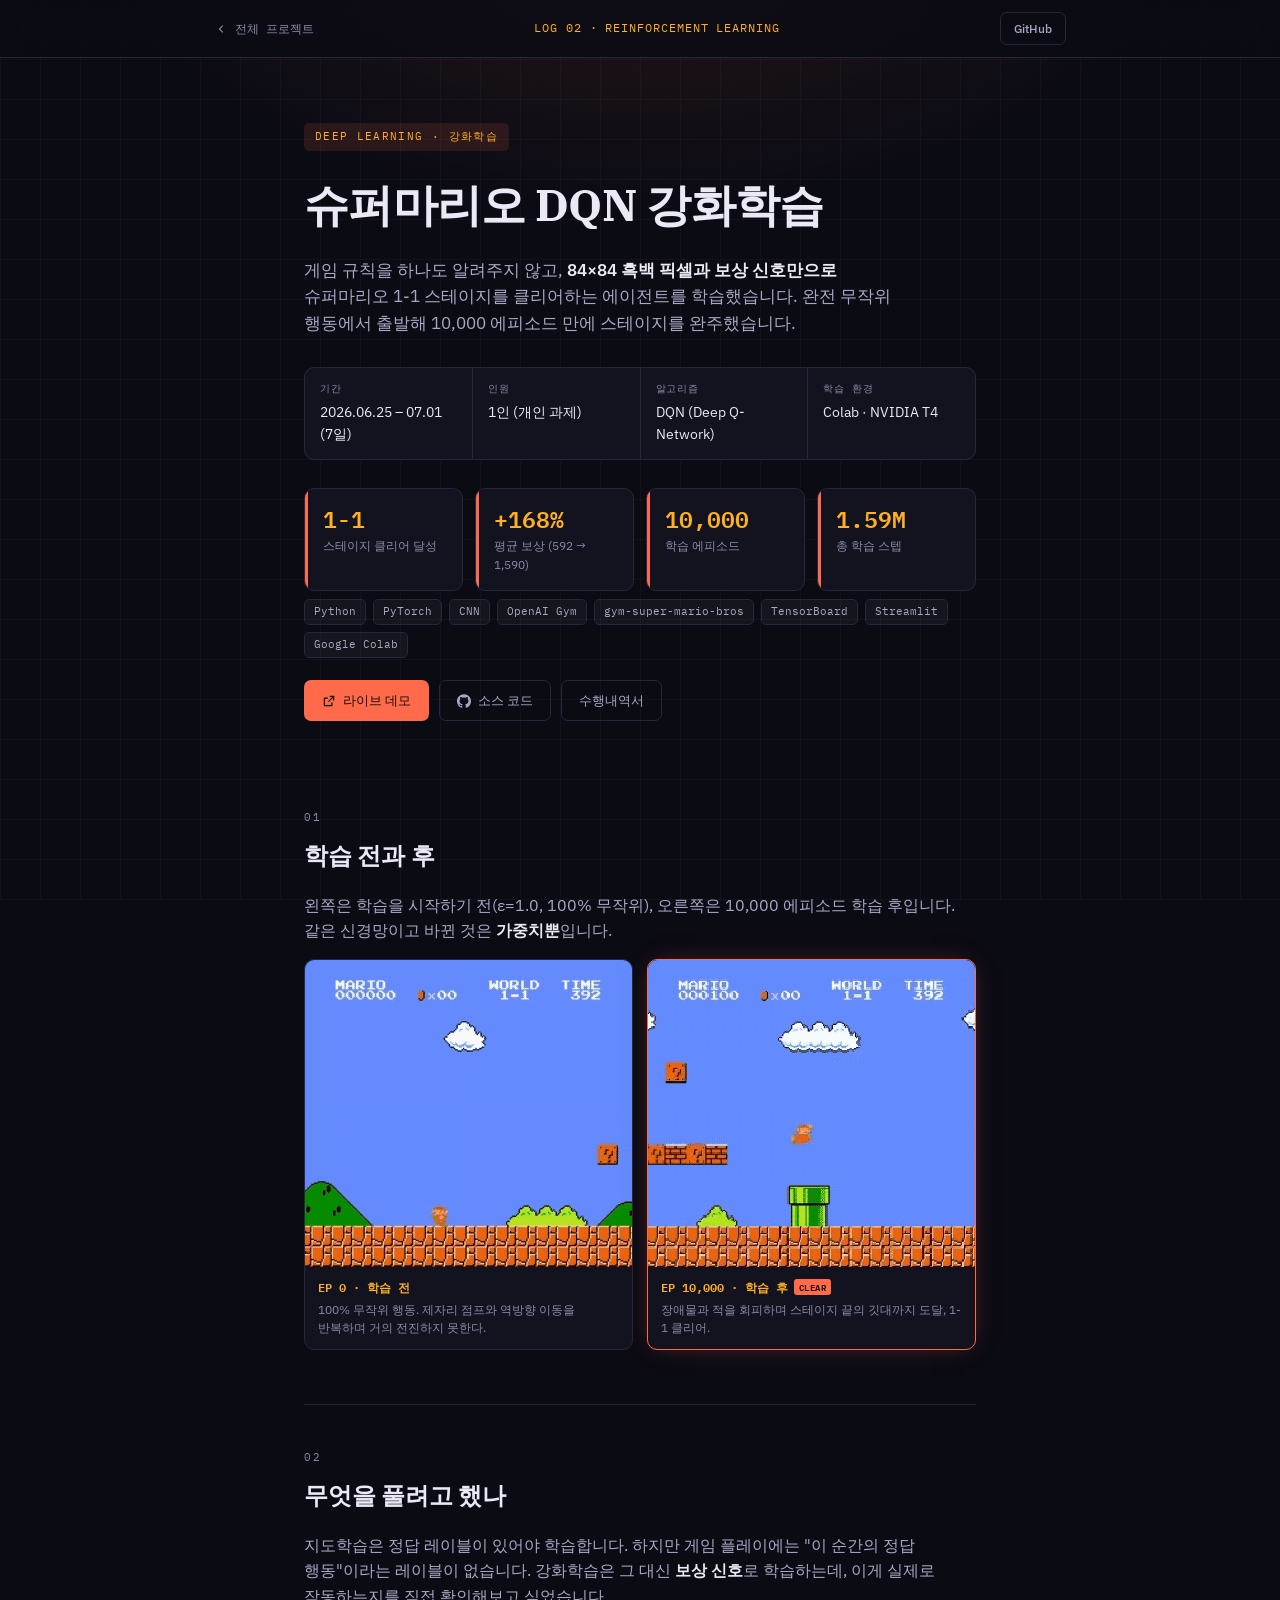
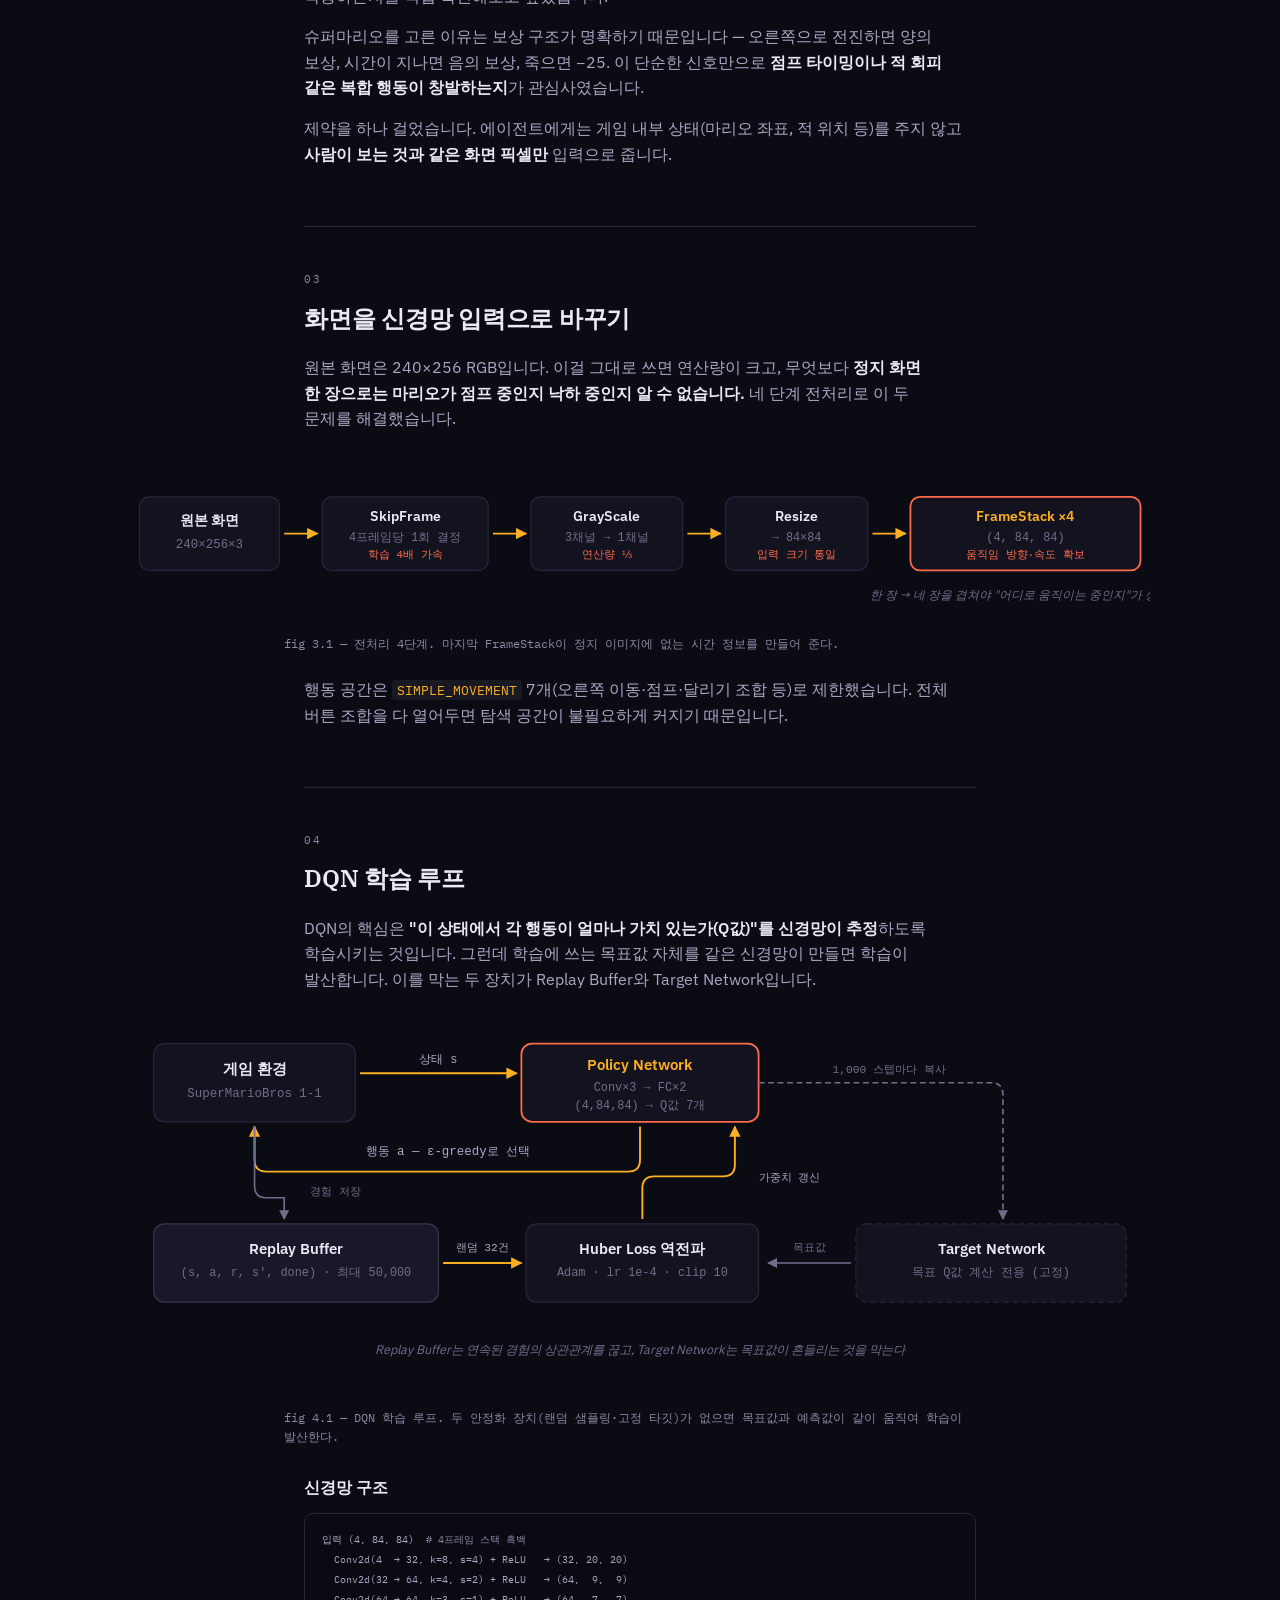
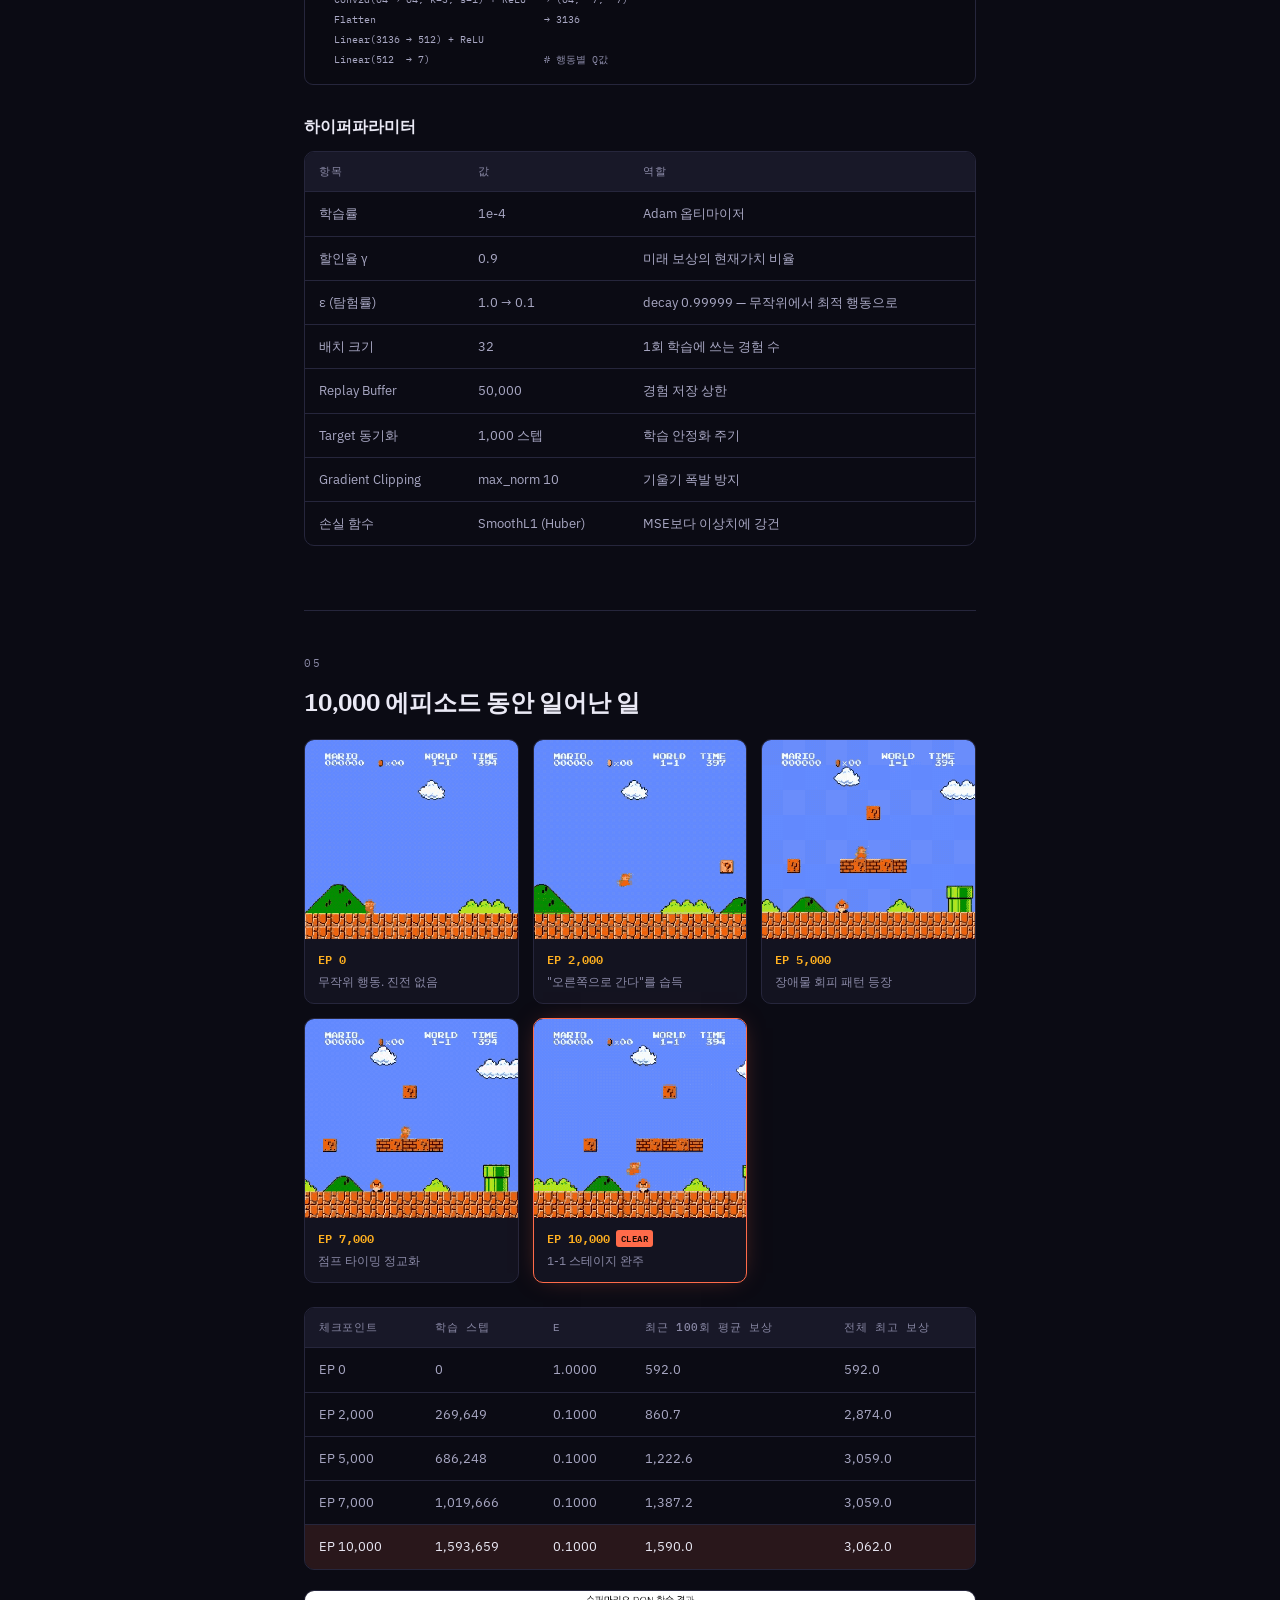
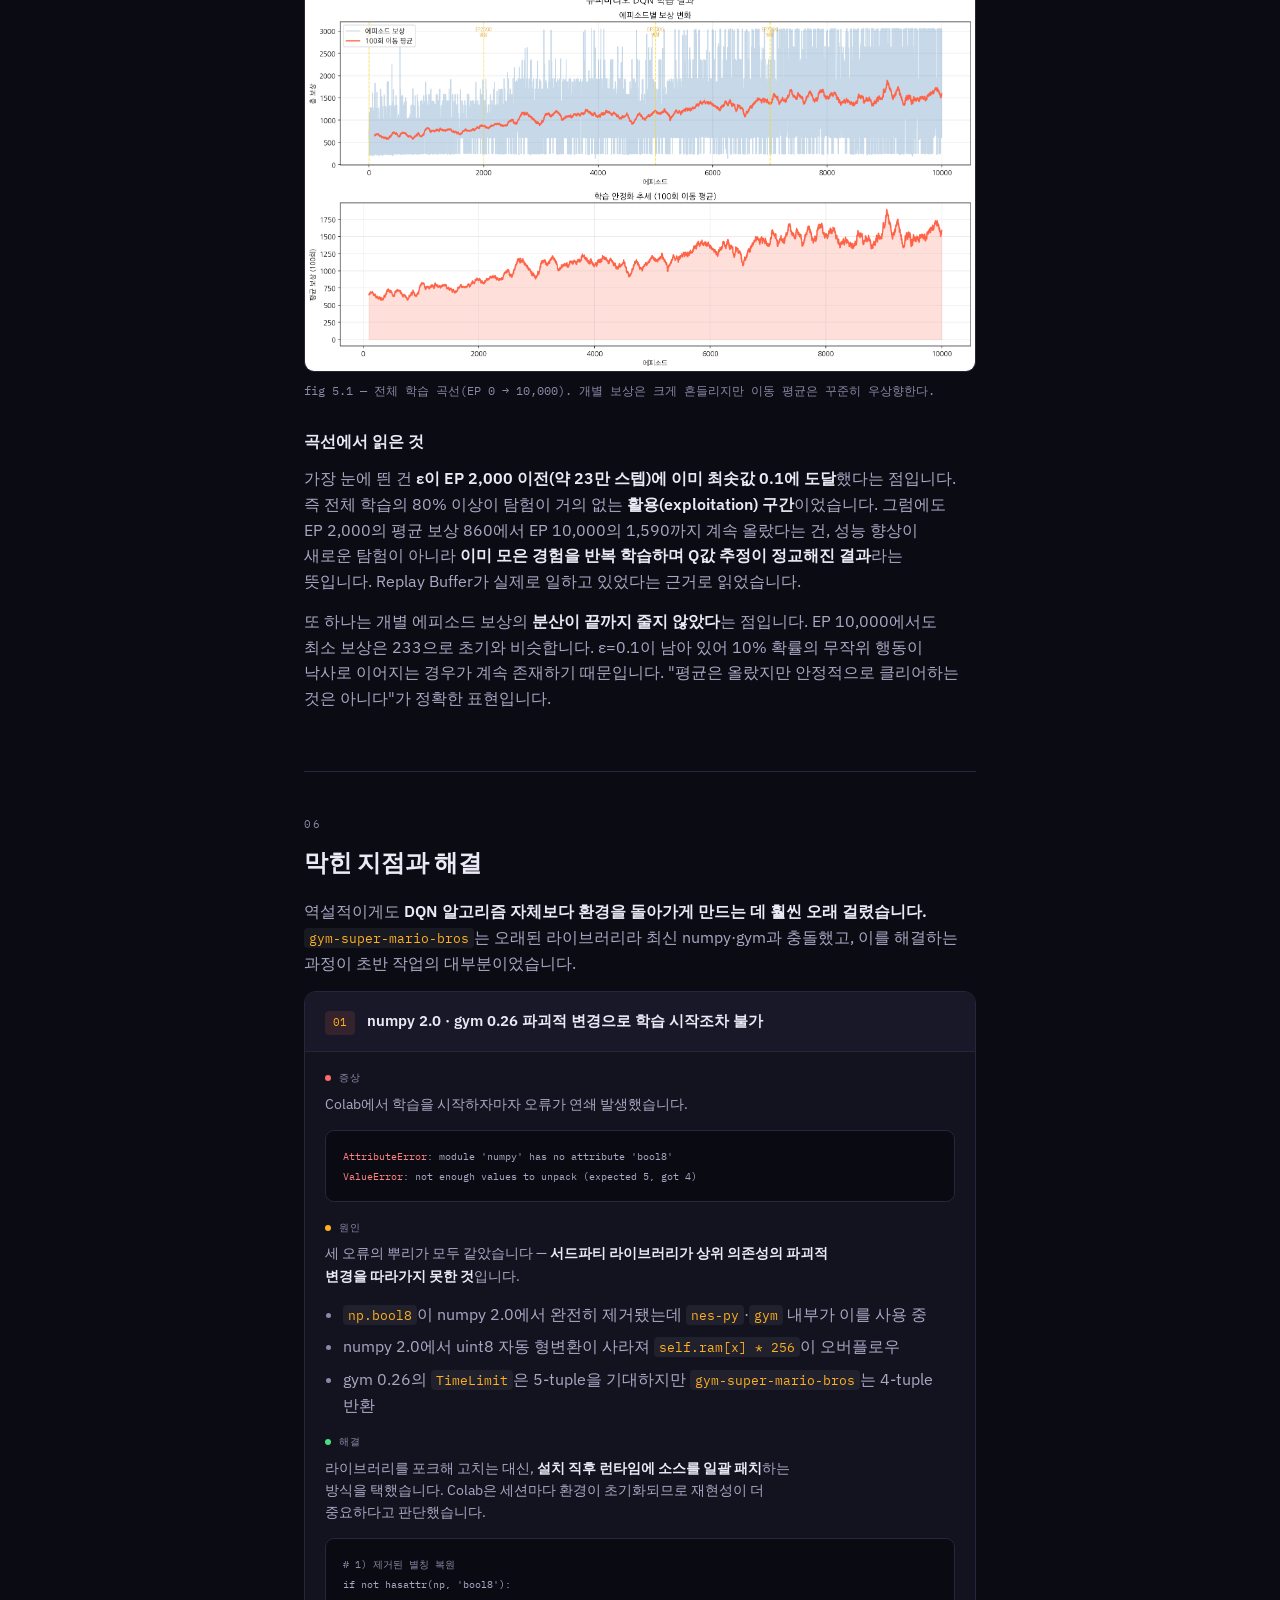
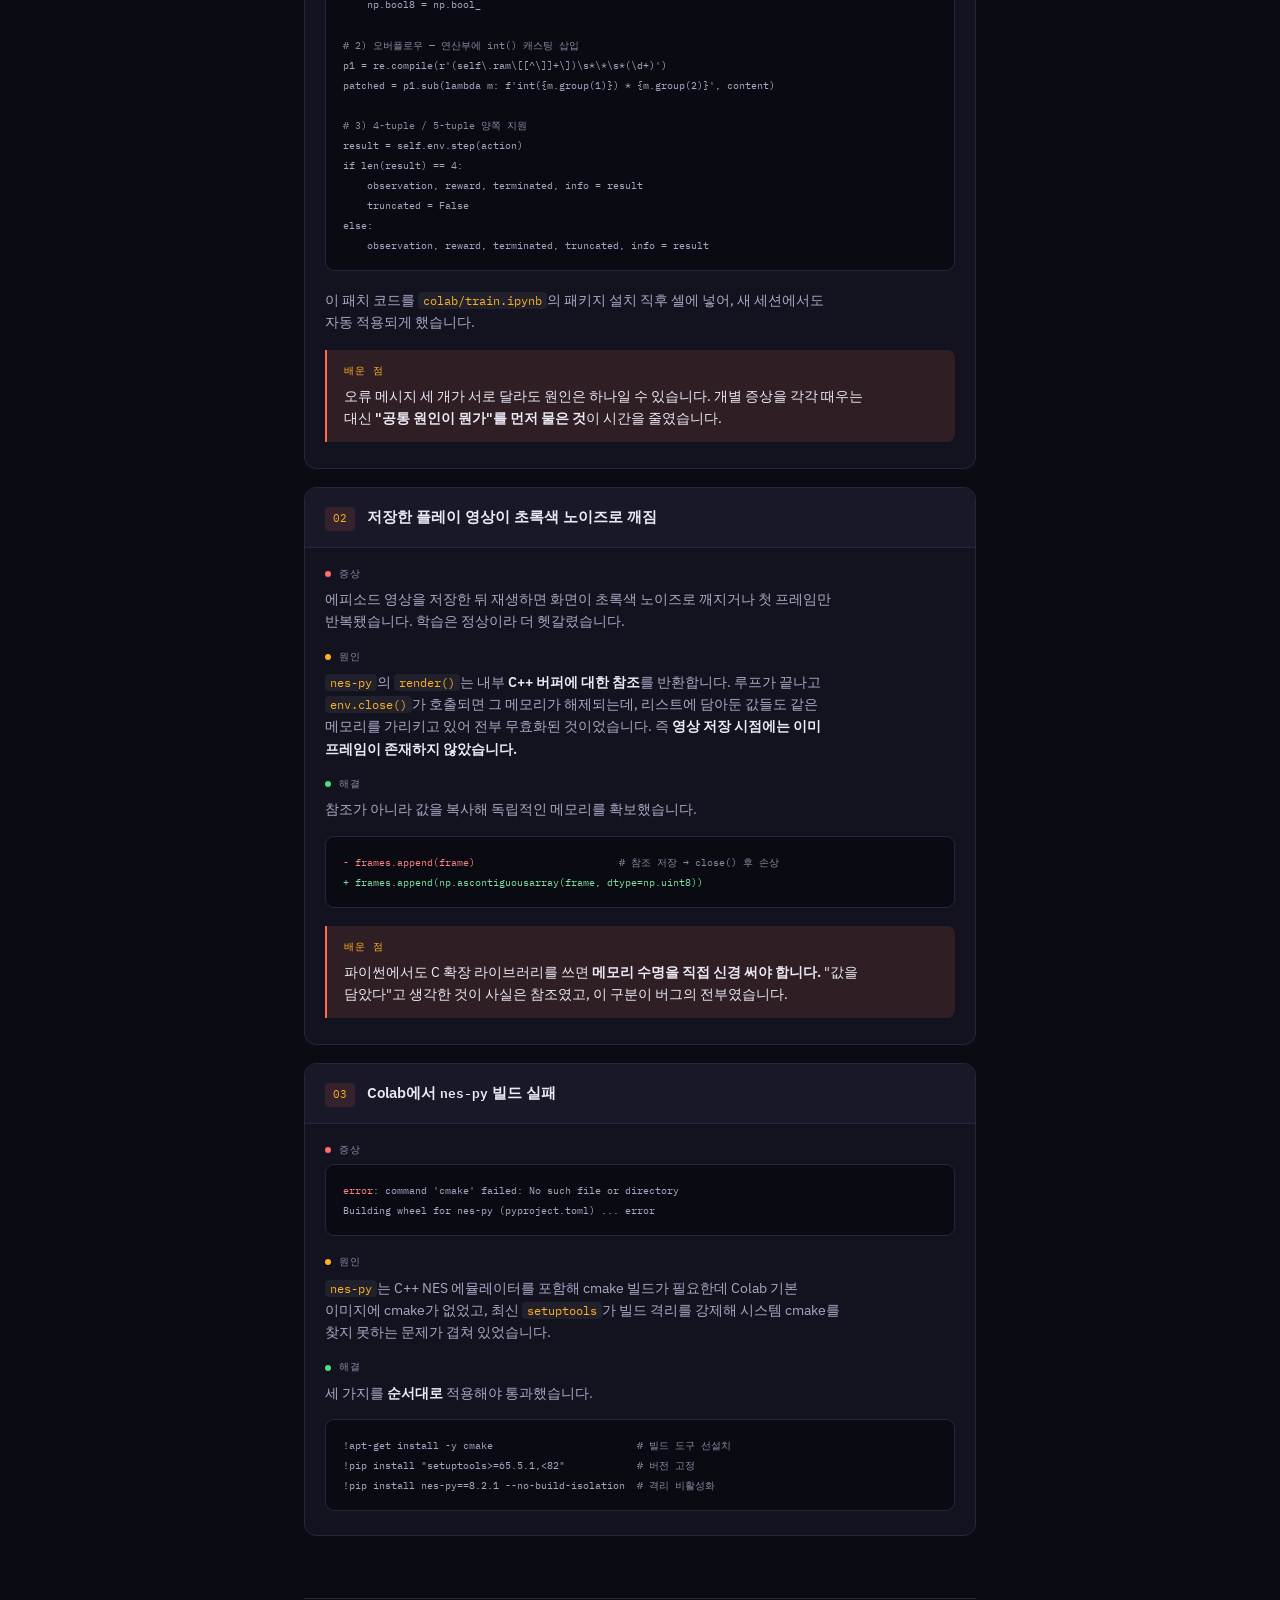
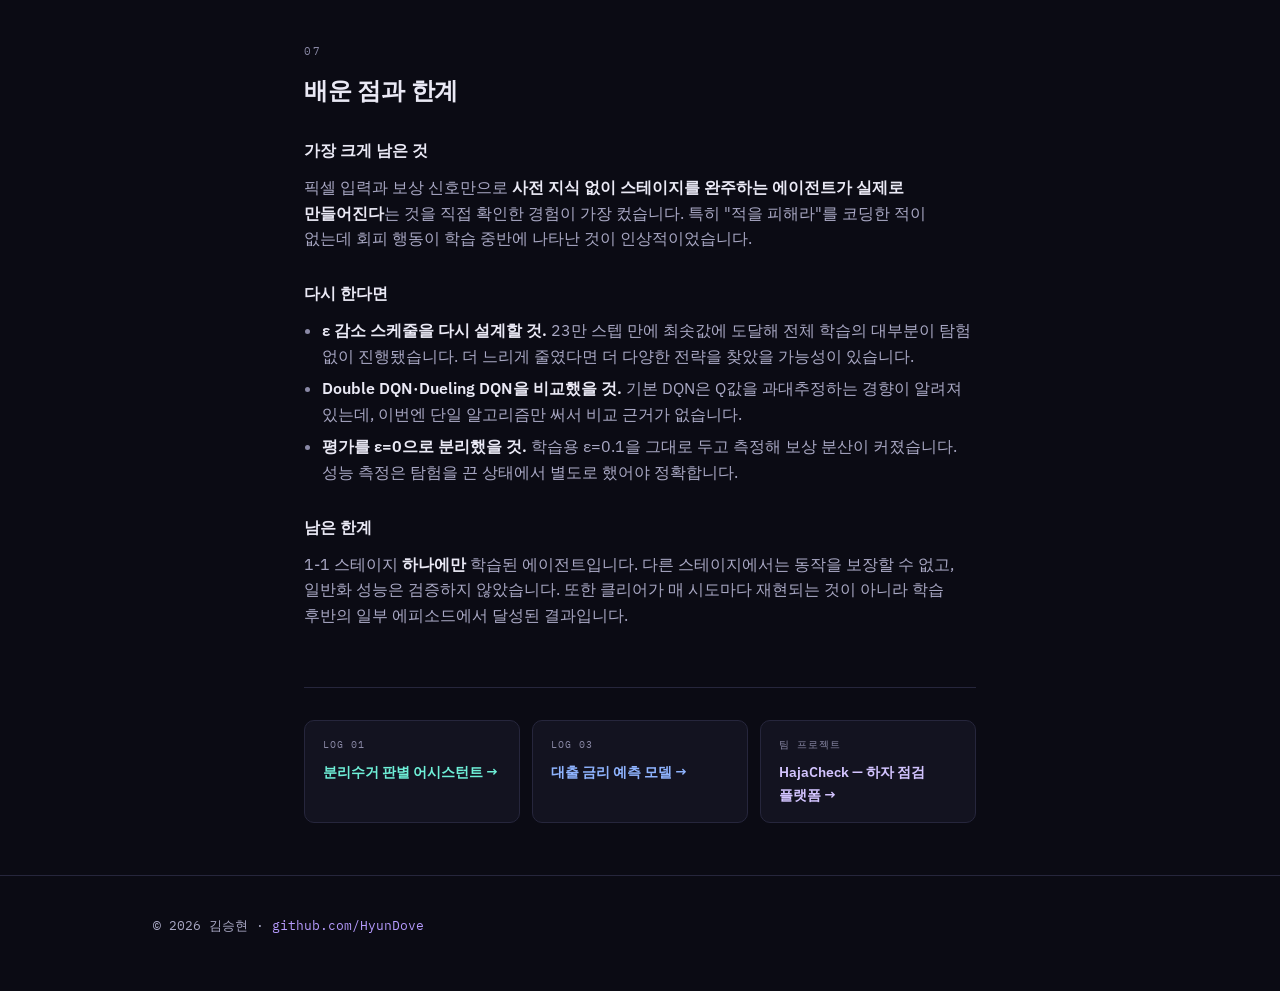
<file: rl.html>
<!DOCTYPE html>
<html lang="ko">
<head>
<meta charset="UTF-8" />
<meta name="viewport" content="width=device-width, initial-scale=1.0" />
<title>슈퍼마리오 DQN 강화학습 · 김승현 포트폴리오</title>
<meta name="description" content="픽셀 입력만으로 슈퍼마리오 1-1을 클리어하는 DQN 에이전트. 10,000 에피소드 학습 과정과 환경 구축 트러블슈팅 기록." />
<link rel="icon" type="image/svg+xml" href="assets/favicon.svg" />
<link rel="alternate icon" href="assets/favicon.svg" />
<link rel="stylesheet" href="assets/base.css" />
<style>
  /* 에피소드 진행 스트립 — 이 페이지 전용 */
  .ep-strip{
    display:grid;grid-template-columns:repeat(auto-fit,minmax(210px,1fr));
    gap:14px;margin-bottom:24px;
  }
  .ep-card{
    background:var(--surface);border:1px solid var(--border);
    border-radius:10px;overflow:hidden;
  }
  .ep-card.clear{border-color:var(--rl);box-shadow:0 0 24px -10px rgba(255,107,74,.5);}
  .ep-card img{
    width:100%;display:block;aspect-ratio:256/240;object-fit:cover;
    background:#000;image-rendering:pixelated;
  }
  .ep-meta{padding:11px 13px;}
  .ep-name{
    font-family:var(--font-mono);font-size:.74rem;color:var(--rl-2);
    font-weight:600;margin-bottom:4px;display:flex;align-items:center;gap:6px;
  }
  .ep-desc{font-size:.75rem;color:var(--muted);line-height:1.55;}
  .ep-card.clear .ep-name::after{
    content:'CLEAR';font-size:.58rem;background:var(--rl);color:#1a0a05;
    padding:1px 5px;border-radius:3px;letter-spacing:.05em;
  }
  /* 비교 하이라이트 */
  .compare{
    display:grid;grid-template-columns:1fr 1fr;gap:14px;margin-bottom:10px;
  }
  @media (max-width:520px){ .compare{grid-template-columns:1fr;} }
</style>
</head>
<body data-proj="rl">

<nav class="topbar">
  <div class="topbar-inner">
    <a class="back-link" href="index.html">
      <svg class="icon" viewBox="0 0 24 24" aria-hidden="true"><path d="M10.828 12l4.95 4.95-1.414 1.414L8 12l6.364-6.364 1.414 1.414z"/></svg>
      전체 프로젝트
    </a>
    <span class="topbar-title">Log 02 · Reinforcement Learning</span>
    <div class="topbar-links">
      <a class="btn btn-ghost btn-sm" href="https://github.com/HyunDove/supermario-dqn" target="_blank" rel="noopener">GitHub</a>
    </div>
  </div>
</nav>

<div class="wrap">

  <header class="detail-hero">
    <span class="eyebrow">Deep Learning · 강화학습</span>
    <h1>슈퍼마리오 DQN 강화학습</h1>
    <p class="lede">
      게임 규칙을 하나도 알려주지 않고, <strong>84×84 흑백 픽셀과 보상 신호만으로</strong>
      슈퍼마리오 1-1 스테이지를 클리어하는 에이전트를 학습했습니다.
      완전 무작위 행동에서 출발해 10,000 에피소드 만에 스테이지를 완주했습니다.
    </p>

    <div class="meta-grid">
      <div class="meta-cell"><div class="meta-key">기간</div><div class="meta-val">2026.06.25 – 07.01 (7일)</div></div>
      <div class="meta-cell"><div class="meta-key">인원</div><div class="meta-val">1인 (개인 과제)</div></div>
      <div class="meta-cell"><div class="meta-key">알고리즘</div><div class="meta-val">DQN (Deep Q-Network)</div></div>
      <div class="meta-cell"><div class="meta-key">학습 환경</div><div class="meta-val">Colab · NVIDIA T4</div></div>
    </div>

    <div class="kpi-row">
      <div class="kpi"><div class="kpi-val">1-1</div><div class="kpi-label">스테이지 클리어 달성</div></div>
      <div class="kpi"><div class="kpi-val">+168%</div><div class="kpi-label">평균 보상 (592 → 1,590)</div></div>
      <div class="kpi"><div class="kpi-val">10,000</div><div class="kpi-label">학습 에피소드</div></div>
      <div class="kpi"><div class="kpi-val">1.59M</div><div class="kpi-label">총 학습 스텝</div></div>
    </div>

    <div class="tech-list">
      <span class="tech-tag">Python</span><span class="tech-tag">PyTorch</span>
      <span class="tech-tag">CNN</span><span class="tech-tag">OpenAI Gym</span>
      <span class="tech-tag">gym-super-mario-bros</span><span class="tech-tag">TensorBoard</span>
      <span class="tech-tag">Streamlit</span><span class="tech-tag">Google Colab</span>
    </div>

    <div class="btn-row">
      <a class="btn btn-primary" href="https://supermario-dqn.streamlit.app/" target="_blank" rel="noopener">
        <svg class="icon" viewBox="0 0 24 24" aria-hidden="true"><path d="M10 6v2H5v11h11v-5h2v6a1 1 0 0 1-1 1H4a1 1 0 0 1-1-1V7a1 1 0 0 1 1-1h6zm11-3v8h-2V6.413l-7.293 7.294-1.414-1.414L17.585 5H13V3h8z"/></svg>
        라이브 데모
      </a>
      <a class="btn btn-ghost" href="https://github.com/HyunDove/supermario-dqn" target="_blank" rel="noopener">
        <svg class="icon" viewBox="0 0 24 24" aria-hidden="true"><path d="M12 .297c-6.63 0-12 5.373-12 12 0 5.303 3.438 9.8 8.205 11.385.6.113.82-.258.82-.577 0-.285-.01-1.04-.015-2.04-3.338.724-4.042-1.61-4.042-1.61C4.422 18.07 3.633 17.7 3.633 17.7c-1.087-.744.084-.729.084-.729 1.205.084 1.838 1.236 1.838 1.236 1.07 1.835 2.809 1.305 3.495.998.108-.776.417-1.305.76-1.605-2.665-.3-5.466-1.332-5.466-5.93 0-1.31.465-2.38 1.235-3.22-.135-.303-.54-1.523.105-3.176 0 0 1.005-.322 3.3 1.23.96-.267 1.98-.399 3-.405 1.02.006 2.04.138 3 .405 2.28-1.552 3.285-1.23 3.285-1.23.645 1.653.24 2.873.12 3.176.765.84 1.23 1.91 1.23 3.22 0 4.61-2.805 5.625-5.475 5.92.42.36.81 1.096.81 2.22 0 1.606-.015 2.896-.015 3.286 0 .315.21.69.825.57C20.565 22.092 24 17.592 24 12.297c0-6.627-5.373-12-12-12"/></svg>
        소스 코드
      </a>
      <a class="btn btn-ghost" href="https://github.com/HyunDove/supermario-dqn/releases/tag/v1.0" target="_blank" rel="noopener">수행내역서</a>
    </div>
  </header>

  <!-- ── 0. 결과 먼저 ── -->
  <section>
    <span class="sec-num">01</span>
    <h2>학습 전과 후</h2>
    <p>
      왼쪽은 학습을 시작하기 전(ε=1.0, 100% 무작위), 오른쪽은 10,000 에피소드 학습 후입니다.
      같은 신경망이고 바뀐 것은 <strong>가중치뿐</strong>입니다.
    </p>

    <div class="compare">
      <div class="ep-card">
        <img src="assets/img/rl/mario-ep0000.gif" alt="학습 전 에이전트 — 제자리에서 무작위로 움직이는 마리오" loading="lazy" />
        <div class="ep-meta">
          <div class="ep-name">EP 0 · 학습 전</div>
          <div class="ep-desc">100% 무작위 행동. 제자리 점프와 역방향 이동을 반복하며 거의 전진하지 못한다.</div>
        </div>
      </div>
      <div class="ep-card clear">
        <img src="assets/img/rl/mario-ep10000.gif" alt="학습 후 에이전트 — 장애물을 피하며 스테이지를 완주하는 마리오" loading="lazy" />
        <div class="ep-meta">
          <div class="ep-name">EP 10,000 · 학습 후</div>
          <div class="ep-desc">장애물과 적을 회피하며 스테이지 끝의 깃대까지 도달, 1-1 클리어.</div>
        </div>
      </div>
    </div>
  </section>

  <!-- ── 2. 문제 정의 ── -->
  <section>
    <span class="sec-num">02</span>
    <h2>무엇을 풀려고 했나</h2>
    <p>
      지도학습은 정답 레이블이 있어야 학습합니다. 하지만 게임 플레이에는 "이 순간의 정답 행동"이라는 레이블이 없습니다.
      강화학습은 그 대신 <strong>보상 신호</strong>로 학습하는데, 이게 실제로 작동하는지를 직접 확인해보고 싶었습니다.
    </p>
    <p>
      슈퍼마리오를 고른 이유는 보상 구조가 명확하기 때문입니다 —
      오른쪽으로 전진하면 양의 보상, 시간이 지나면 음의 보상, 죽으면 −25.
      이 단순한 신호만으로 <strong>점프 타이밍이나 적 회피 같은 복합 행동이 창발하는지</strong>가 관심사였습니다.
    </p>
    <p>
      제약을 하나 걸었습니다. 에이전트에게는 게임 내부 상태(마리오 좌표, 적 위치 등)를 주지 않고
      <strong>사람이 보는 것과 같은 화면 픽셀만</strong> 입력으로 줍니다.
    </p>
  </section>

  <!-- ── 3. 전처리 ── -->
  <section>
    <span class="sec-num">03</span>
    <h2>화면을 신경망 입력으로 바꾸기</h2>
    <p>
      원본 화면은 240×256 RGB입니다. 이걸 그대로 쓰면 연산량이 크고, 무엇보다
      <strong>정지 화면 한 장으로는 마리오가 점프 중인지 낙하 중인지 알 수 없습니다.</strong>
      네 단계 전처리로 이 두 문제를 해결했습니다.
    </p>

    <figure class="wide">
      <div class="svg-scroll">
      <svg viewBox="0 0 860 150" role="img" aria-label="원본 240x256 RGB 화면이 프레임 스킵, 그레이스케일, 84x84 리사이즈, 4프레임 스택을 거쳐 4x84x84 텐서가 되는 전처리 파이프라인">
        <defs>
          <marker id="ar-rl" viewBox="0 0 10 10" refX="9" refY="5" markerWidth="6" markerHeight="6" orient="auto-start-reverse">
            <path d="M 0 0 L 10 5 L 0 10 z" fill="#ffb020"/>
          </marker>
        </defs>

        <rect x="8" y="42" width="118" height="62" rx="8" fill="#131320" stroke="#26263c"/>
        <text x="67" y="66" fill="#eae9f5" font-size="12" text-anchor="middle" font-weight="600">원본 화면</text>
        <text x="67" y="85" fill="#6f6e8c" font-size="10.5" text-anchor="middle" font-family="monospace">240×256×3</text>

        <line x1="130" y1="73" x2="158" y2="73" stroke="#ffb020" stroke-width="1.6" marker-end="url(#ar-rl)"/>

        <rect x="162" y="42" width="140" height="62" rx="8" fill="#131320" stroke="#26263c"/>
        <text x="232" y="62" fill="#eae9f5" font-size="12" text-anchor="middle" font-weight="600">SkipFrame</text>
        <text x="232" y="79" fill="#6f6e8c" font-size="10" text-anchor="middle" font-family="monospace">4프레임당 1회 결정</text>
        <text x="232" y="94" fill="#ff6b4a" font-size="9.5" text-anchor="middle" font-family="monospace">학습 4배 가속</text>

        <line x1="306" y1="73" x2="334" y2="73" stroke="#ffb020" stroke-width="1.6" marker-end="url(#ar-rl)"/>

        <rect x="338" y="42" width="128" height="62" rx="8" fill="#131320" stroke="#26263c"/>
        <text x="402" y="62" fill="#eae9f5" font-size="12" text-anchor="middle" font-weight="600">GrayScale</text>
        <text x="402" y="79" fill="#6f6e8c" font-size="10" text-anchor="middle" font-family="monospace">3채널 → 1채널</text>
        <text x="402" y="94" fill="#ff6b4a" font-size="9.5" text-anchor="middle" font-family="monospace">연산량 ⅓</text>

        <line x1="470" y1="73" x2="498" y2="73" stroke="#ffb020" stroke-width="1.6" marker-end="url(#ar-rl)"/>

        <rect x="502" y="42" width="120" height="62" rx="8" fill="#131320" stroke="#26263c"/>
        <text x="562" y="62" fill="#eae9f5" font-size="12" text-anchor="middle" font-weight="600">Resize</text>
        <text x="562" y="79" fill="#6f6e8c" font-size="10" text-anchor="middle" font-family="monospace">→ 84×84</text>
        <text x="562" y="94" fill="#ff6b4a" font-size="9.5" text-anchor="middle" font-family="monospace">입력 크기 통일</text>

        <line x1="626" y1="73" x2="654" y2="73" stroke="#ffb020" stroke-width="1.6" marker-end="url(#ar-rl)"/>

        <rect x="658" y="42" width="194" height="62" rx="8" fill="#131320" stroke="#ff6b4a" stroke-width="1.5"/>
        <text x="755" y="62" fill="#ffb020" font-size="12" text-anchor="middle" font-weight="600">FrameStack ×4</text>
        <text x="755" y="79" fill="#6f6e8c" font-size="10" text-anchor="middle" font-family="monospace">(4, 84, 84)</text>
        <text x="755" y="94" fill="#ff6b4a" font-size="9.5" text-anchor="middle" font-family="monospace">움직임 방향·속도 확보</text>

        <text x="755" y="128" fill="#6f6e8c" font-size="10" text-anchor="middle" font-style="italic">한 장 → 네 장을 겹쳐야 "어디로 움직이는 중인지"가 생긴다</text>
      </svg>
      </div>
      <figcaption>fig 3.1 — 전처리 4단계. 마지막 FrameStack이 정지 이미지에 없는 시간 정보를 만들어 준다.</figcaption>
    </figure>

    <p>
      행동 공간은 <code>SIMPLE_MOVEMENT</code> 7개(오른쪽 이동·점프·달리기 조합 등)로 제한했습니다.
      전체 버튼 조합을 다 열어두면 탐색 공간이 불필요하게 커지기 때문입니다.
    </p>
  </section>

  <!-- ── 4. DQN 구조 ── -->
  <section>
    <span class="sec-num">04</span>
    <h2>DQN 학습 루프</h2>
    <p>
      DQN의 핵심은 <strong>"이 상태에서 각 행동이 얼마나 가치 있는가(Q값)"를 신경망이 추정</strong>하도록 학습시키는 것입니다.
      그런데 학습에 쓰는 목표값 자체를 같은 신경망이 만들면 학습이 발산합니다.
      이를 막는 두 장치가 Replay Buffer와 Target Network입니다.
    </p>

    <figure class="wide">
      <div class="svg-scroll">
      <svg viewBox="0 0 860 330" role="img" aria-label="환경에서 얻은 경험이 리플레이 버퍼에 저장되고, 랜덤 샘플링된 배치로 폴리시 네트워크를 학습하며, 타깃 네트워크는 1000스텝마다 동기화되는 DQN 학습 루프">
        <defs>
          <marker id="ar-r" viewBox="0 0 10 10" refX="9" refY="5" markerWidth="6" markerHeight="6" orient="auto-start-reverse">
            <path d="M 0 0 L 10 5 L 0 10 z" fill="#ffb020"/>
          </marker>
          <marker id="ar-g" viewBox="0 0 10 10" refX="9" refY="5" markerWidth="6" markerHeight="6" orient="auto-start-reverse">
            <path d="M 0 0 L 10 5 L 0 10 z" fill="#6f6e8c"/>
          </marker>
        </defs>

        <!-- 환경 -->
        <rect x="20" y="30" width="170" height="66" rx="9" fill="#131320" stroke="#26263c"/>
        <text x="105" y="56" fill="#eae9f5" font-size="12.5" text-anchor="middle" font-weight="600">게임 환경</text>
        <text x="105" y="75" fill="#6f6e8c" font-size="10.5" text-anchor="middle" font-family="monospace">SuperMarioBros 1-1</text>

        <!-- Policy Net -->
        <rect x="330" y="30" width="200" height="66" rx="9" fill="#131320" stroke="#ff6b4a" stroke-width="1.5"/>
        <text x="430" y="52" fill="#ffb020" font-size="12.5" text-anchor="middle" font-weight="600">Policy Network</text>
        <text x="430" y="70" fill="#6f6e8c" font-size="10" text-anchor="middle" font-family="monospace">Conv×3 → FC×2</text>
        <text x="430" y="85" fill="#6f6e8c" font-size="10" text-anchor="middle" font-family="monospace">(4,84,84) → Q값 7개</text>

        <!-- 상태 화살표 -->
        <line x1="194" y1="55" x2="326" y2="55" stroke="#ffb020" stroke-width="1.6" marker-end="url(#ar-r)"/>
        <text x="260" y="46" fill="#a9a8c4" font-size="10" text-anchor="middle" font-family="monospace">상태 s</text>

        <!-- 행동 화살표 (되돌아감) -->
        <path d="M 430 100 L 430 128 Q 430 138 420 138 L 115 138 Q 105 138 105 128 L 105 100" fill="none" stroke="#ffb020" stroke-width="1.6" marker-end="url(#ar-r)"/>
        <text x="268" y="132" fill="#a9a8c4" font-size="10.5" text-anchor="middle" font-family="monospace" dy="-8">행동 a — ε-greedy로 선택</text>

        <!-- Replay Buffer -->
        <rect x="20" y="182" width="240" height="66" rx="9" fill="#181828" stroke="#37374f"/>
        <text x="140" y="207" fill="#eae9f5" font-size="12.5" text-anchor="middle" font-weight="600">Replay Buffer</text>
        <text x="140" y="226" fill="#6f6e8c" font-size="10" text-anchor="middle" font-family="monospace">(s, a, r, s', done) · 최대 50,000</text>

        <!-- 환경 → 버퍼 -->
        <path d="M 105 100 L 105 150 Q 105 160 115 160 L 130 160 L 130 178" fill="none" stroke="#6f6e8c" stroke-width="1.4" marker-end="url(#ar-g)"/>
        <text x="152" y="158" fill="#6f6e8c" font-size="9.5" font-family="monospace">경험 저장</text>

        <!-- 버퍼 → 학습 -->
        <line x1="264" y1="215" x2="330" y2="215" stroke="#ffb020" stroke-width="1.6" marker-end="url(#ar-r)"/>
        <text x="297" y="205" fill="#a9a8c4" font-size="9.5" text-anchor="middle" font-family="monospace">랜덤 32건</text>

        <!-- 학습 블록 -->
        <rect x="334" y="182" width="196" height="66" rx="9" fill="#131320" stroke="#26263c"/>
        <text x="432" y="207" fill="#eae9f5" font-size="12.5" text-anchor="middle" font-weight="600">Huber Loss 역전파</text>
        <text x="432" y="226" fill="#6f6e8c" font-size="10" text-anchor="middle" font-family="monospace">Adam · lr 1e-4 · clip 10</text>

        <!-- 학습 → policy net 갱신 -->
        <path d="M 432 178 L 432 152 Q 432 142 442 142 L 500 142 Q 510 142 510 132 L 510 100" fill="none" stroke="#ffb020" stroke-width="1.6" marker-end="url(#ar-r)"/>
        <text x="530" y="146" fill="#a9a8c4" font-size="9.5" font-family="monospace">가중치 갱신</text>

        <!-- Target Net -->
        <rect x="612" y="182" width="228" height="66" rx="9" fill="#131320" stroke="#26263c" stroke-dasharray="5 3"/>
        <text x="726" y="207" fill="#eae9f5" font-size="12.5" text-anchor="middle" font-weight="600">Target Network</text>
        <text x="726" y="226" fill="#6f6e8c" font-size="10" text-anchor="middle" font-family="monospace">목표 Q값 계산 전용 (고정)</text>

        <line x1="608" y1="215" x2="538" y2="215" stroke="#6f6e8c" stroke-width="1.4" marker-end="url(#ar-g)"/>
        <text x="573" y="205" fill="#6f6e8c" font-size="9.5" text-anchor="middle" font-family="monospace">목표값</text>

        <!-- policy → target 동기화 -->
        <path d="M 530 63 L 726 63 Q 736 63 736 73 L 736 178" fill="none" stroke="#6f6e8c" stroke-width="1.4" stroke-dasharray="5 3" marker-end="url(#ar-g)"/>
        <text x="640" y="55" fill="#6f6e8c" font-size="9.5" text-anchor="middle" font-family="monospace">1,000 스텝마다 복사</text>

        <text x="430" y="292" fill="#6f6e8c" font-size="10.5" text-anchor="middle" font-style="italic">Replay Buffer는 연속된 경험의 상관관계를 끊고, Target Network는 목표값이 흔들리는 것을 막는다</text>
      </svg>
      </div>
      <figcaption>fig 4.1 — DQN 학습 루프. 두 안정화 장치(랜덤 샘플링·고정 타깃)가 없으면 목표값과 예측값이 같이 움직여 학습이 발산한다.</figcaption>
    </figure>

    <h3>신경망 구조</h3>
    <pre><code>입력 (4, 84, 84)  <span class="c-comment"># 4프레임 스택 흑백</span>
  Conv2d(4  → 32, k=8, s=4) + ReLU   → (32, 20, 20)
  Conv2d(32 → 64, k=4, s=2) + ReLU   → (64,  9,  9)
  Conv2d(64 → 64, k=3, s=1) + ReLU   → (64,  7,  7)
  Flatten                            → 3136
  Linear(3136 → 512) + ReLU
  Linear(512  → 7)                   <span class="c-comment"># 행동별 Q값</span></code></pre>

    <h3>하이퍼파라미터</h3>
    <div class="table-wrap">
      <table>
        <thead><tr><th>항목</th><th>값</th><th>역할</th></tr></thead>
        <tbody>
          <tr><td>학습률</td><td>1e-4</td><td>Adam 옵티마이저</td></tr>
          <tr><td>할인율 γ</td><td>0.9</td><td>미래 보상의 현재가치 비율</td></tr>
          <tr><td>ε (탐험률)</td><td>1.0 → 0.1</td><td>decay 0.99999 — 무작위에서 최적 행동으로</td></tr>
          <tr><td>배치 크기</td><td>32</td><td>1회 학습에 쓰는 경험 수</td></tr>
          <tr><td>Replay Buffer</td><td>50,000</td><td>경험 저장 상한</td></tr>
          <tr><td>Target 동기화</td><td>1,000 스텝</td><td>학습 안정화 주기</td></tr>
          <tr><td>Gradient Clipping</td><td>max_norm 10</td><td>기울기 폭발 방지</td></tr>
          <tr><td>손실 함수</td><td>SmoothL1 (Huber)</td><td>MSE보다 이상치에 강건</td></tr>
        </tbody>
      </table>
    </div>
  </section>

  <!-- ── 5. 학습 결과 ── -->
  <section>
    <span class="sec-num">05</span>
    <h2>10,000 에피소드 동안 일어난 일</h2>

    <div class="ep-strip">
      <div class="ep-card">
        <img src="assets/img/rl/mario-ep0000.gif" alt="EP 0 무작위 행동" loading="lazy" />
        <div class="ep-meta"><div class="ep-name">EP 0</div><div class="ep-desc">무작위 행동. 진전 없음</div></div>
      </div>
      <div class="ep-card">
        <img src="assets/img/rl/mario-ep2000.gif" alt="EP 2000 우측 전진 학습" loading="lazy" />
        <div class="ep-meta"><div class="ep-name">EP 2,000</div><div class="ep-desc">"오른쪽으로 간다"를 습득</div></div>
      </div>
      <div class="ep-card">
        <img src="assets/img/rl/mario-ep5000.gif" alt="EP 5000 장애물 회피" loading="lazy" />
        <div class="ep-meta"><div class="ep-name">EP 5,000</div><div class="ep-desc">장애물 회피 패턴 등장</div></div>
      </div>
      <div class="ep-card">
        <img src="assets/img/rl/mario-ep7000.gif" alt="EP 7000 전진 전략 고도화" loading="lazy" />
        <div class="ep-meta"><div class="ep-name">EP 7,000</div><div class="ep-desc">점프 타이밍 정교화</div></div>
      </div>
      <div class="ep-card clear">
        <img src="assets/img/rl/mario-ep10000.gif" alt="EP 10000 스테이지 클리어" loading="lazy" />
        <div class="ep-meta"><div class="ep-name">EP 10,000</div><div class="ep-desc">1-1 스테이지 완주</div></div>
      </div>
    </div>

    <div class="table-wrap">
      <table>
        <thead>
          <tr><th>체크포인트</th><th>학습 스텝</th><th>ε</th><th>최근 100회 평균 보상</th><th>전체 최고 보상</th></tr>
        </thead>
        <tbody>
          <tr><td>EP 0</td><td>0</td><td>1.0000</td><td>592.0</td><td>592.0</td></tr>
          <tr><td>EP 2,000</td><td>269,649</td><td>0.1000</td><td>860.7</td><td>2,874.0</td></tr>
          <tr><td>EP 5,000</td><td>686,248</td><td>0.1000</td><td>1,222.6</td><td>3,059.0</td></tr>
          <tr><td>EP 7,000</td><td>1,019,666</td><td>0.1000</td><td>1,387.2</td><td>3,059.0</td></tr>
          <tr class="best-row"><td>EP 10,000</td><td>1,593,659</td><td>0.1000</td><td>1,590.0</td><td>3,062.0</td></tr>
        </tbody>
      </table>
    </div>

    <figure>
      <img src="assets/img/rl/training-curve.png" alt="전체 학습 곡선 — 에피소드별 보상과 100회 이동평균이 우상향" loading="lazy" />
      <figcaption>fig 5.1 — 전체 학습 곡선(EP 0 → 10,000). 개별 보상은 크게 흔들리지만 이동 평균은 꾸준히 우상향한다.</figcaption>
    </figure>

    <h3>곡선에서 읽은 것</h3>
    <p>
      가장 눈에 띈 건 <strong>ε이 EP 2,000 이전(약 23만 스텝)에 이미 최솟값 0.1에 도달</strong>했다는 점입니다.
      즉 전체 학습의 80% 이상이 탐험이 거의 없는 <strong>활용(exploitation) 구간</strong>이었습니다.
      그럼에도 EP 2,000의 평균 보상 860에서 EP 10,000의 1,590까지 계속 올랐다는 건,
      성능 향상이 새로운 탐험이 아니라 <strong>이미 모은 경험을 반복 학습하며 Q값 추정이 정교해진 결과</strong>라는 뜻입니다.
      Replay Buffer가 실제로 일하고 있었다는 근거로 읽었습니다.
    </p>
    <p>
      또 하나는 개별 에피소드 보상의 <strong>분산이 끝까지 줄지 않았다</strong>는 점입니다.
      EP 10,000에서도 최소 보상은 233으로 초기와 비슷합니다. ε=0.1이 남아 있어
      10% 확률의 무작위 행동이 낙사로 이어지는 경우가 계속 존재하기 때문입니다.
      "평균은 올랐지만 안정적으로 클리어하는 것은 아니다"가 정확한 표현입니다.
    </p>
  </section>

  <!-- ── 6. 트러블슈팅 ── -->
  <section>
    <span class="sec-num">06</span>
    <h2>막힌 지점과 해결</h2>
    <p>
      역설적이게도 <strong>DQN 알고리즘 자체보다 환경을 돌아가게 만드는 데 훨씬 오래 걸렸습니다.</strong>
      <code>gym-super-mario-bros</code>는 오래된 라이브러리라 최신 numpy·gym과 충돌했고, 이를 해결하는 과정이 초반 작업의 대부분이었습니다.
    </p>

    <div class="trouble">
      <div class="trouble-head">
        <span class="trouble-idx">01</span>
        <span class="trouble-title">numpy 2.0 · gym 0.26 파괴적 변경으로 학습 시작조차 불가</span>
      </div>
      <div class="trouble-body">
        <div class="step symptom">
          <div class="step-label">증상</div>
          <p>Colab에서 학습을 시작하자마자 오류가 연쇄 발생했습니다.</p>
          <pre><code><span class="c-bad">AttributeError</span>: module 'numpy' has no attribute 'bool8'
<span class="c-bad">ValueError</span>: not enough values to unpack (expected 5, got 4)</code></pre>
        </div>
        <div class="step cause">
          <div class="step-label">원인</div>
          <p>세 오류의 뿌리가 모두 같았습니다 — <strong>서드파티 라이브러리가 상위 의존성의 파괴적 변경을 따라가지 못한 것</strong>입니다.</p>
          <ul>
            <li><code>np.bool8</code>이 numpy 2.0에서 완전히 제거됐는데 <code>nes-py</code>·<code>gym</code> 내부가 이를 사용 중</li>
            <li>numpy 2.0에서 uint8 자동 형변환이 사라져 <code>self.ram[x] * 256</code>이 오버플로우</li>
            <li>gym 0.26의 <code>TimeLimit</code>은 5-tuple을 기대하지만 <code>gym-super-mario-bros</code>는 4-tuple 반환</li>
          </ul>
        </div>
        <div class="step fix">
          <div class="step-label">해결</div>
          <p>라이브러리를 포크해 고치는 대신, <strong>설치 직후 런타임에 소스를 일괄 패치</strong>하는 방식을 택했습니다. Colab은 세션마다 환경이 초기화되므로 재현성이 더 중요하다고 판단했습니다.</p>
          <pre><code><span class="c-comment"># 1) 제거된 별칭 복원</span>
if not hasattr(np, 'bool8'):
    np.bool8 = np.bool_

<span class="c-comment"># 2) 오버플로우 — 연산부에 int() 캐스팅 삽입</span>
p1 = re.compile(r'(self\.ram\[[^\]]+\])\s*\*\s*(\d+)')
patched = p1.sub(lambda m: f'int({m.group(1)}) * {m.group(2)}', content)

<span class="c-comment"># 3) 4-tuple / 5-tuple 양쪽 지원</span>
result = self.env.step(action)
if len(result) == 4:
    observation, reward, terminated, info = result
    truncated = False
else:
    observation, reward, terminated, truncated, info = result</code></pre>
          <p>이 패치 코드를 <code>colab/train.ipynb</code>의 패키지 설치 직후 셀에 넣어, 새 세션에서도 자동 적용되게 했습니다.</p>
        </div>
        <div class="lesson">
          <span class="lesson-tag">배운 점</span>
          <p>오류 메시지 세 개가 서로 달라도 원인은 하나일 수 있습니다. 개별 증상을 각각 때우는 대신 <strong>"공통 원인이 뭔가"를 먼저 물은 것</strong>이 시간을 줄였습니다.</p>
        </div>
      </div>
    </div>

    <div class="trouble">
      <div class="trouble-head">
        <span class="trouble-idx">02</span>
        <span class="trouble-title">저장한 플레이 영상이 초록색 노이즈로 깨짐</span>
      </div>
      <div class="trouble-body">
        <div class="step symptom">
          <div class="step-label">증상</div>
          <p>에피소드 영상을 저장한 뒤 재생하면 화면이 초록색 노이즈로 깨지거나 첫 프레임만 반복됐습니다. 학습은 정상이라 더 헷갈렸습니다.</p>
        </div>
        <div class="step cause">
          <div class="step-label">원인</div>
          <p><code>nes-py</code>의 <code>render()</code>는 내부 <strong>C++ 버퍼에 대한 참조</strong>를 반환합니다. 루프가 끝나고 <code>env.close()</code>가 호출되면 그 메모리가 해제되는데, 리스트에 담아둔 값들도 같은 메모리를 가리키고 있어 전부 무효화된 것이었습니다. 즉 <strong>영상 저장 시점에는 이미 프레임이 존재하지 않았습니다.</strong></p>
        </div>
        <div class="step fix">
          <div class="step-label">해결</div>
          <p>참조가 아니라 값을 복사해 독립적인 메모리를 확보했습니다.</p>
          <pre><code><span class="c-bad">- frames.append(frame)</span>                        <span class="c-comment"># 참조 저장 → close() 후 손상</span>
<span class="c-good">+ frames.append(np.ascontiguousarray(frame, dtype=np.uint8))</span></code></pre>
        </div>
        <div class="lesson">
          <span class="lesson-tag">배운 점</span>
          <p>파이썬에서도 C 확장 라이브러리를 쓰면 <strong>메모리 수명을 직접 신경 써야 합니다.</strong> "값을 담았다"고 생각한 것이 사실은 참조였고, 이 구분이 버그의 전부였습니다.</p>
        </div>
      </div>
    </div>

    <div class="trouble">
      <div class="trouble-head">
        <span class="trouble-idx">03</span>
        <span class="trouble-title">Colab에서 <code>nes-py</code> 빌드 실패</span>
      </div>
      <div class="trouble-body">
        <div class="step symptom">
          <div class="step-label">증상</div>
          <pre><code><span class="c-bad">error</span>: command 'cmake' failed: No such file or directory
Building wheel for nes-py (pyproject.toml) ... error</code></pre>
        </div>
        <div class="step cause">
          <div class="step-label">원인</div>
          <p><code>nes-py</code>는 C++ NES 에뮬레이터를 포함해 cmake 빌드가 필요한데 Colab 기본 이미지에 cmake가 없었고, 최신 <code>setuptools</code>가 빌드 격리를 강제해 시스템 cmake를 찾지 못하는 문제가 겹쳐 있었습니다.</p>
        </div>
        <div class="step fix">
          <div class="step-label">해결</div>
          <p>세 가지를 <strong>순서대로</strong> 적용해야 통과했습니다.</p>
          <pre><code>!apt-get install -y cmake                        <span class="c-comment"># 빌드 도구 선설치</span>
!pip install "setuptools>=65.5.1,&lt;82"            <span class="c-comment"># 버전 고정</span>
!pip install nes-py==8.2.1 --no-build-isolation  <span class="c-comment"># 격리 비활성화</span></code></pre>
        </div>
      </div>
    </div>
  </section>

  <!-- ── 7. 회고 ── -->
  <section>
    <span class="sec-num">07</span>
    <h2>배운 점과 한계</h2>

    <h3>가장 크게 남은 것</h3>
    <p>
      픽셀 입력과 보상 신호만으로 <strong>사전 지식 없이 스테이지를 완주하는 에이전트가 실제로 만들어진다</strong>는 것을
      직접 확인한 경험이 가장 컸습니다. 특히 "적을 피해라"를 코딩한 적이 없는데
      회피 행동이 학습 중반에 나타난 것이 인상적이었습니다.
    </p>

    <h3>다시 한다면</h3>
    <ul>
      <li><strong>ε 감소 스케줄을 다시 설계할 것.</strong> 23만 스텝 만에 최솟값에 도달해 전체 학습의 대부분이 탐험 없이 진행됐습니다. 더 느리게 줄였다면 더 다양한 전략을 찾았을 가능성이 있습니다.</li>
      <li><strong>Double DQN·Dueling DQN을 비교했을 것.</strong> 기본 DQN은 Q값을 과대추정하는 경향이 알려져 있는데, 이번엔 단일 알고리즘만 써서 비교 근거가 없습니다.</li>
      <li><strong>평가를 ε=0으로 분리했을 것.</strong> 학습용 ε=0.1을 그대로 두고 측정해 보상 분산이 커졌습니다. 성능 측정은 탐험을 끈 상태에서 별도로 했어야 정확합니다.</li>
    </ul>

    <h3>남은 한계</h3>
    <p>
      1-1 스테이지 <strong>하나에만</strong> 학습된 에이전트입니다. 다른 스테이지에서는 동작을 보장할 수 없고,
      일반화 성능은 검증하지 않았습니다. 또한 클리어가 매 시도마다 재현되는 것이 아니라
      학습 후반의 일부 에피소드에서 달성된 결과입니다.
    </p>
  </section>

  <nav class="pager" aria-label="다른 프로젝트">
    <a class="pager-card to-llm" href="llm.html">
      <div class="pg-label">Log 01</div>
      <div class="pg-title">분리수거 판별 어시스턴트 →</div>
    </a>
    <a class="pager-card to-ml" href="ml.html">
      <div class="pg-label">Log 03</div>
      <div class="pg-title">대출 금리 예측 모델 →</div>
    </a>
      <a class="pager-card to-haja" href="haja.html">
      <div class="pg-label">팀 프로젝트</div>
      <div class="pg-title">HajaCheck — 하자 점검 플랫폼 →</div>
    </a>
</nav>

</div>

<footer>
  <p>© 2026 김승현 · <a href="https://github.com/HyunDove" target="_blank" rel="noopener">github.com/HyunDove</a></p>
</footer>

</body>
</html>
</file>
<file: assets/base.css>
/* ══════════════════════════════════════════════════════════
   김승현 · AI/ML/LLM 포트폴리오 — 공통 스타일
   ══════════════════════════════════════════════════════════ */

@font-face { font-family:'Plex Sans';  font-weight:400; font-style:normal; font-display:swap; src:url('fonts/sans400.woff') format('woff'); }
@font-face { font-family:'Plex Sans';  font-weight:500; font-style:normal; font-display:swap; src:url('fonts/sans500.woff') format('woff'); }
@font-face { font-family:'Plex Sans';  font-weight:600; font-style:normal; font-display:swap; src:url('fonts/sans600.woff') format('woff'); }
@font-face { font-family:'Plex Mono';  font-weight:400; font-style:normal; font-display:swap; src:url('fonts/mono400.woff') format('woff'); }
@font-face { font-family:'Plex Mono';  font-weight:500; font-style:normal; font-display:swap; src:url('fonts/mono500.woff') format('woff'); }
@font-face { font-family:'Plex Mono';  font-weight:600; font-style:normal; font-display:swap; src:url('fonts/mono600.woff') format('woff'); }
@font-face { font-family:'Plex Serif'; font-weight:600; font-style:normal; font-display:swap; src:url('fonts/serif600.woff') format('woff'); }
@font-face { font-family:'Plex Serif'; font-weight:700; font-style:normal; font-display:swap; src:url('fonts/serif700.woff') format('woff'); }

*,*::before,*::after{box-sizing:border-box;margin:0;padding:0;}

:root{
  --bg:#0b0b14;
  --bg-grid:rgba(255,255,255,.028);
  --surface:#131320;
  --surface-2:#181828;
  --border:#26263c;
  --border-strong:#37374f;
  --text:#eae9f5;
  --text-dim:#a9a8c4;
  --muted:#8a89a6;
  --accent:#b79cff;

  --ml:#5b8def;    --ml-2:#8fb4ff;
  --rl:#ff6b4a;    --rl-2:#ffb020;
  --llm:#2fd9c4;   --llm-2:#6ff0d8;
  --haja:#b79cff;  --haja-2:#d3c4ff;

  /* 프로젝트별 색상 — 각 페이지 body에서 덮어씀 */
  --proj:var(--accent);
  --proj-2:var(--accent);
  --proj-soft:rgba(183,156,255,.12);

  --font-display:'Plex Serif', 'Nanum Myeongjo', serif;
  --font-body:'Plex Sans', 'Malgun Gothic', sans-serif;
  --font-mono:'Plex Mono', monospace;

  --wrap:720px;
  --wrap-wide:900px;
}

body[data-proj="ml"]{  --proj:var(--ml);  --proj-2:var(--ml-2);  --proj-soft:rgba(91,141,239,.12); }
body[data-proj="rl"]{  --proj:var(--rl);  --proj-2:var(--rl-2);  --proj-soft:rgba(255,107,74,.12); }
body[data-proj="llm"]{ --proj:var(--llm); --proj-2:var(--llm-2); --proj-soft:rgba(47,217,196,.12); }
body[data-proj="haja"]{--proj:var(--haja);--proj-2:var(--haja-2);--proj-soft:rgba(183,156,255,.14); }

html{scroll-behavior:smooth;}

body{
  font-family:var(--font-body);
  /* 한글은 어절 단위로 줄바꿈 — '프로젝트'가 '프/로젝트'로 잘리는 것 방지 */
  word-break:keep-all;
  overflow-wrap:break-word;
  background:
    radial-gradient(ellipse 900px 500px at 50% -10%, var(--proj-soft), transparent 60%),
    repeating-linear-gradient(0deg,  var(--bg-grid) 0 1px, transparent 1px 40px),
    repeating-linear-gradient(90deg, var(--bg-grid) 0 1px, transparent 1px 40px),
    var(--bg);
  background-attachment:fixed;
  color:var(--text);
  line-height:1.6;
  min-height:100vh;
  -webkit-font-smoothing:antialiased;
}

a{color:var(--proj-2);}
:focus-visible{outline:2px solid var(--proj-2);outline-offset:3px;border-radius:3px;}

/* ── 상단 내비게이션 (상세 페이지) ── */
.topbar{
  position:sticky;top:0;z-index:20;
  background:rgba(11,11,20,.82);
  backdrop-filter:blur(12px);
  border-bottom:1px solid var(--border);
}
.topbar-inner{
  max-width:var(--wrap-wide);margin:0 auto;padding:12px 24px;
  display:flex;align-items:center;justify-content:space-between;gap:16px;
}
.back-link{
  font-family:var(--font-mono);font-size:.78rem;color:var(--muted);
  text-decoration:none;display:inline-flex;align-items:center;gap:7px;
  transition:color .2s;
}
.back-link:hover{color:var(--text);}
.topbar-title{
  font-family:var(--font-mono);font-size:.72rem;color:var(--proj-2);
  letter-spacing:.08em;text-transform:uppercase;
}
.topbar-links{display:flex;gap:8px;}

/* ── 래퍼 ── */
.wrap{max-width:var(--wrap);margin:0 auto;padding:0 24px;}
.wrap-wide{max-width:var(--wrap-wide);margin:0 auto;padding:0 24px;}

/* ── 상세 페이지 히어로 ── */
.detail-hero{padding:64px 0 44px;}
.eyebrow{
  font-family:var(--font-mono);font-size:.7rem;letter-spacing:.12em;text-transform:uppercase;
  color:var(--proj-2);background:var(--proj-soft);
  padding:5px 11px;border-radius:5px;display:inline-block;margin-bottom:18px;
}
.detail-hero h1{
  font-family:var(--font-display);font-weight:700;
  font-size:clamp(1.9rem,4.6vw,2.8rem);letter-spacing:-.015em;
  text-wrap:balance;margin-bottom:16px;
}
.lede{
  font-size:1.04rem;color:var(--text-dim);max-width:62ch;
  text-wrap:pretty;margin-bottom:30px;
}

/* 메타 정보 표 */
.meta-grid{
  display:grid;grid-template-columns:repeat(auto-fit,minmax(150px,1fr));
  gap:1px;background:var(--border);
  border:1px solid var(--border);border-radius:10px;overflow:hidden;margin-bottom:28px;
}
.meta-cell{background:var(--surface);padding:13px 15px;}
.meta-key{font-family:var(--font-mono);font-size:.64rem;color:var(--muted);letter-spacing:.08em;text-transform:uppercase;margin-bottom:5px;}
.meta-val{font-size:.85rem;color:var(--text);font-variant-numeric:tabular-nums;}

/* 핵심 성과 */
.kpi-row{
  display:grid;grid-template-columns:repeat(auto-fit,minmax(130px,1fr));
  gap:12px;margin-bottom:8px;
}
.kpi{
  background:var(--surface);border:1px solid var(--border);
  border-radius:10px;padding:16px 18px;position:relative;overflow:hidden;
}
.kpi::before{content:'';position:absolute;top:0;left:0;width:3px;height:100%;background:var(--proj);}
.kpi-val{
  font-family:var(--font-mono);font-weight:600;font-size:1.45rem;
  color:var(--proj-2);font-variant-numeric:tabular-nums;line-height:1.2;
}
.kpi-label{font-size:.72rem;color:var(--muted);margin-top:5px;}

/* ── 섹션 ── */
section{padding:44px 0;border-top:1px solid var(--border);}
section:first-of-type{border-top:none;}
.sec-num{
  font-family:var(--font-mono);font-size:.68rem;color:var(--muted);
  letter-spacing:.14em;margin-bottom:10px;display:block;
}
h2{
  font-family:var(--font-display);font-weight:600;font-size:1.5rem;
  letter-spacing:-.01em;margin-bottom:18px;text-wrap:balance;
}
h3{
  font-family:var(--font-body);font-weight:600;font-size:1.02rem;
  margin:28px 0 12px;color:var(--text);
}
p{margin-bottom:15px;color:var(--text-dim);max-width:66ch;text-wrap:pretty;}
p strong, li strong{color:var(--text);font-weight:600;}
ul,ol{margin:0 0 16px 1.1rem;color:var(--text-dim);max-width:66ch;}
li{margin-bottom:7px;}
li::marker{color:var(--muted);}

/* ── 표 ── */
.table-wrap{overflow-x:auto;margin-bottom:20px;border:1px solid var(--border);border-radius:10px;}
table{width:100%;border-collapse:collapse;font-size:.83rem;min-width:420px;}
th,td{padding:11px 14px;text-align:left;border-bottom:1px solid var(--border);}
th{
  background:var(--surface-2);font-family:var(--font-mono);font-size:.68rem;
  letter-spacing:.06em;text-transform:uppercase;color:var(--muted);font-weight:500;
}
td{color:var(--text-dim);font-variant-numeric:tabular-nums;}
tbody tr:last-child td{border-bottom:none;}
tbody tr:hover td{background:rgba(255,255,255,.02);}
td.best,th.best{color:var(--proj-2);font-weight:600;}
tr.best-row td{background:var(--proj-soft);color:var(--text);}

/* ── 코드 ── */
pre{
  background:#0a0a12;border:1px solid var(--border);border-radius:9px;
  padding:15px 17px;overflow-x:auto;margin-bottom:18px;
  font-family:var(--font-mono);font-size:.76rem;line-height:1.65;color:var(--text-dim);
}
code{font-family:var(--font-mono);font-size:.84em;}
p code,li code,td code{
  background:rgba(255,255,255,.06);padding:1px 5px;border-radius:4px;color:var(--proj-2);
}
pre code{background:none;padding:0;color:inherit;}
.c-comment{color:var(--muted);}
.c-bad{color:#ff8080;}
.c-good{color:#7ee0a0;}

/* ── 그림 ── */
figure{margin:0 0 24px;}
figure img{
  width:100%;height:auto;display:block;
  border:1px solid var(--border);border-radius:10px;background:#fff;
}
figure img.no-frame{background:transparent;border:none;}
figcaption{
  font-size:.75rem;color:var(--muted);margin-top:9px;
  font-family:var(--font-mono);line-height:1.6;
}
figure svg{width:100%;height:auto;display:block;}

/* 다이어그램 — 본문 폭보다 넓게 확장해 라벨 가독성 확보 */
figure.wide{
  width:min(calc(100vw - 40px), 1020px);
  margin-left:50%;transform:translateX(-50%);
}
figure.wide .svg-scroll{overflow-x:auto;}
figure.wide .svg-scroll svg{min-width:660px;}
figure.wide figcaption{
  max-width:var(--wrap);margin-left:auto;margin-right:auto;padding:0 4px;
}

/* ── 트러블슈팅 카드 ── */
.trouble{
  background:var(--surface);border:1px solid var(--border);
  border-radius:12px;padding:0;margin-bottom:18px;overflow:hidden;
}
.trouble-head{
  padding:16px 20px;border-bottom:1px solid var(--border);
  background:var(--surface-2);display:flex;align-items:baseline;gap:12px;
}
.trouble-idx{
  font-family:var(--font-mono);font-size:.7rem;color:var(--proj-2);
  background:var(--proj-soft);padding:3px 8px;border-radius:4px;flex-shrink:0;
}
.trouble-title{font-weight:600;font-size:.95rem;color:var(--text);}
.trouble-body{padding:18px 20px 6px;}
.trouble-body p{font-size:.87rem;}
.step{margin-bottom:16px;}
.step-label{
  font-family:var(--font-mono);font-size:.64rem;letter-spacing:.1em;
  text-transform:uppercase;color:var(--muted);margin-bottom:6px;
  display:flex;align-items:center;gap:8px;
}
.step-label::before{content:'';width:6px;height:6px;border-radius:50%;background:var(--border-strong);}
.step.symptom .step-label::before{background:#ff6b6b;}
.step.cause .step-label::before{background:#ffb020;}
.step.fix .step-label::before{background:#4ade80;}
.step p:last-child{margin-bottom:0;}

/* 교훈 인용 */
.lesson{
  border-left:2px solid var(--proj);
  background:var(--proj-soft);
  padding:13px 17px;border-radius:0 8px 8px 0;margin:16px 0 20px;
}
.lesson p{margin:0;font-size:.86rem;color:var(--text);}
.lesson .lesson-tag{
  font-family:var(--font-mono);font-size:.63rem;letter-spacing:.1em;
  text-transform:uppercase;color:var(--proj-2);display:block;margin-bottom:6px;
}

/* ── 버튼 ── */
.btn{
  display:inline-flex;align-items:center;gap:7px;padding:9px 17px;border-radius:7px;
  font-size:.82rem;font-weight:500;text-decoration:none;font-family:var(--font-body);
  transition:opacity .2s,transform .2s,border-color .2s,color .2s;border:1px solid transparent;
}
.btn:hover{opacity:.88;transform:translateY(-1px);}
.btn-primary{background:var(--proj);color:#08101f;}
body[data-proj="rl"] .btn-primary{color:#1a0a05;}
body[data-proj="llm"] .btn-primary{color:#06201c;}
body[data-proj="haja"] .btn-primary{color:#140a26;}
.btn-ghost{background:transparent;border-color:var(--border);color:var(--text-dim);}
.btn-ghost:hover{border-color:var(--border-strong);color:var(--text);}
.btn-sm{padding:6px 13px;font-size:.75rem;}
.btn-row{display:flex;gap:10px;flex-wrap:wrap;margin-top:22px;}
.icon{width:14px;height:14px;fill:currentColor;flex-shrink:0;}

/* ── 태그 ── */
.tech-list{display:flex;flex-wrap:wrap;gap:7px;margin-bottom:22px;}
.tech-tag{
  font-family:var(--font-mono);font-size:.7rem;padding:3px 9px;border-radius:5px;
  background:rgba(255,255,255,.04);border:1px solid var(--border);color:var(--text-dim);
}

/* ── 페이지 하단 이동 ── */
.pager{
  display:flex;gap:12px;flex-wrap:wrap;
  padding:32px 0 12px;border-top:1px solid var(--border);
}
.pager-card{
  flex:1;min-width:200px;text-decoration:none;
  background:var(--surface);border:1px solid var(--border);border-radius:10px;
  padding:16px 18px;transition:border-color .2s,transform .2s;
}
.pager-card:hover{transform:translateY(-2px);}
.pager-card .pg-label{font-family:var(--font-mono);font-size:.63rem;letter-spacing:.1em;text-transform:uppercase;color:var(--muted);margin-bottom:6px;}
.pager-card .pg-title{font-size:.9rem;font-weight:600;color:var(--text);}
.pager-card.to-ml:hover{border-color:var(--ml);}
.pager-card.to-ml .pg-title{color:var(--ml-2);}
.pager-card.to-rl:hover{border-color:var(--rl);}
.pager-card.to-rl .pg-title{color:var(--rl-2);}
.pager-card.to-llm:hover{border-color:var(--llm);}
.pager-card.to-llm .pg-title{color:var(--llm-2);}
.pager-card.to-haja:hover{border-color:var(--haja);}
.pager-card.to-haja .pg-title{color:var(--haja-2);}

/* 담당 범위 구분 블록 (팀 프로젝트) */
.scope-split{display:grid;grid-template-columns:repeat(auto-fit,minmax(260px,1fr));gap:14px;margin-bottom:24px;}
.scope-box{border:1px solid var(--border);border-radius:11px;padding:16px 18px;background:var(--surface);}
.scope-box.mine{border-color:var(--proj);background:var(--proj-soft);}
.scope-head{font-family:var(--font-mono);font-size:.66rem;letter-spacing:.1em;text-transform:uppercase;color:var(--muted);margin-bottom:10px;}
.scope-box.mine .scope-head{color:var(--proj-2);}
.scope-box ul{margin:0 0 0 1rem;}
.scope-box li{font-size:.83rem;margin-bottom:5px;}
.scope-box li:last-child{margin-bottom:0;}

/* ── 푸터 ── */
footer{
  text-align:center;padding:40px 24px;border-top:1px solid var(--border);
  color:var(--muted);font-size:.8rem;font-family:var(--font-mono);margin-top:40px;
}
footer a{color:var(--accent);text-decoration:none;}
footer a:hover{text-decoration:underline;}

/* ── 접근성 ── */
.visually-hidden{
  position:absolute;width:1px;height:1px;padding:0;margin:-1px;
  overflow:hidden;clip:rect(0 0 0 0);white-space:nowrap;border:0;
}

@media (prefers-reduced-motion: reduce){
  html{scroll-behavior:auto;}
  *{animation-duration:.001ms !important;animation-iteration-count:1 !important;transition-duration:.001ms !important;}
}

/* ── 인쇄 / PDF 저장 ── 다크 배경을 밝게 뒤집어 잉크·가독성 확보 */
@media print{
  :root{
    --bg:#fff; --bg-grid:transparent; --surface:#f6f6f9; --surface-2:#ececf3;
    --border:#c9c9d6; --border-strong:#9a9ab0;
    --text:#111118; --text-dim:#2c2c3a; --muted:#55556a;
    --proj-soft:transparent;
  }
  /* body[data-proj]가 :root보다 우선하므로 액센트는 여기서 다시 덮는다 */
  body[data-proj]{--proj:#4a3a8c; --proj-2:#3b2e70; --proj-soft:transparent;}

  body{background:#fff;color:var(--text);}
  .topbar,.pager,.btn{display:none;}
  a{color:var(--text);text-decoration:underline;}
  footer a[href]::after{content:" (" attr(href) ")";font-size:.8em;color:var(--muted);}

  /* 카드·표가 페이지 경계에서 잘리지 않게 */
  .trouble,.lesson,.kpi,figure,.table-wrap{break-inside:avoid;}
  h2,h3{break-after:avoid;}
  section{border-top:1px solid var(--border);padding:24px 0;}

  .meta-cell,.kpi,.lesson,.trouble,pre{background:var(--surface);}
  th{background:var(--surface-2);color:var(--text-dim);}
  .trouble-head{background:var(--surface-2);}
  @page{margin:14mm;}
}

@media (max-width:560px){
  .detail-hero{padding:40px 0 32px;}
  section{padding:34px 0;}
  .topbar-inner{padding:10px 18px;}
  .wrap,.wrap-wide{padding:0 18px;}
  .trouble-head{padding:14px 16px;flex-wrap:wrap;gap:8px;}
  .trouble-body{padding:16px 16px 4px;}
}
</file>
